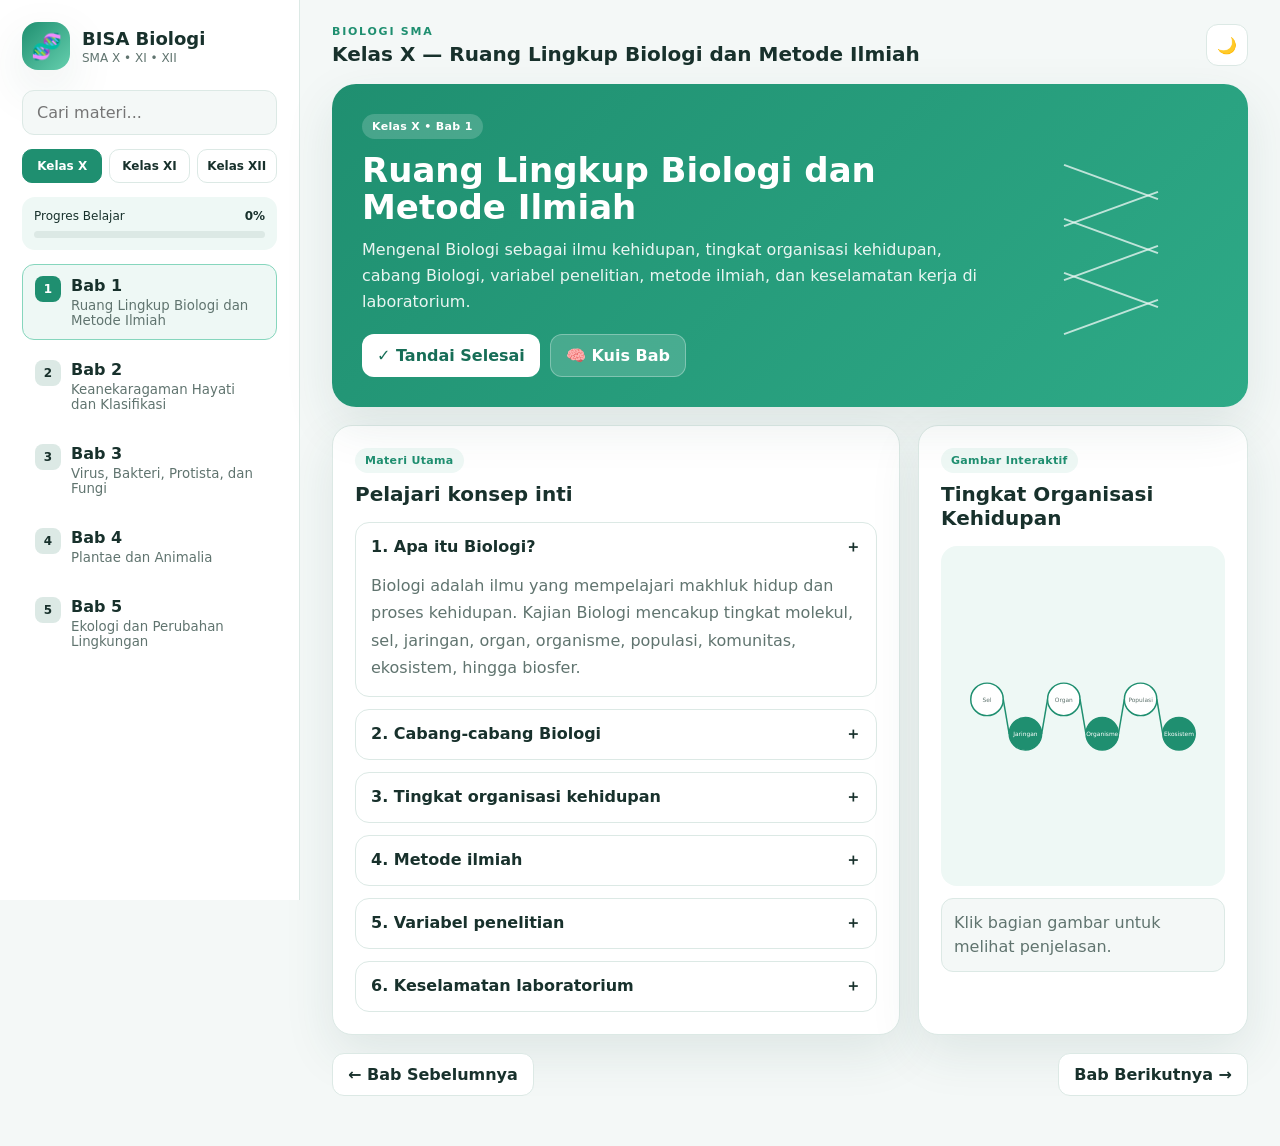
<file: modules/biologi/index.html>
<!DOCTYPE html>
<html lang="id">
<head>
  <meta charset="UTF-8" />
  <meta name="viewport" content="width=device-width, initial-scale=1.0" />
  <title>BISA Biologi SMA Interaktif</title>
  <link rel="stylesheet" href="style.css" />
</head>
<body>
  <div class="app-shell">
    <aside class="sidebar" id="sidebar">
      <div class="brand">
        <div class="brand-logo">🧬</div>
        <div>
          <h1>BISA Biologi</h1>
          <p>SMA X • XI • XII</p>
        </div>
      </div>

      <div class="search-wrap">
        <input id="searchInput" type="search" placeholder="Cari materi..." aria-label="Cari materi">
      </div>

      <nav class="class-tabs" aria-label="Pilih kelas">
        <button class="class-btn active" data-class="X">Kelas X</button>
        <button class="class-btn" data-class="XI">Kelas XI</button>
        <button class="class-btn" data-class="XII">Kelas XII</button>
      </nav>

      <div class="progress-card">
        <div class="progress-head">
          <span>Progres Belajar</span>
          <strong id="progressText">0%</strong>
        </div>
        <div class="progress-bar"><span id="progressBar"></span></div>
      </div>

      <div id="chapterList" class="chapter-list"></div>
    </aside>

    <main class="main">
      <header class="topbar">
        <button id="menuBtn" class="icon-btn" aria-label="Buka menu">☰</button>
        <div>
          <div class="eyebrow" id="eyebrow">BIOLOGI SMA</div>
          <h2 id="pageTitle">Kelas X — Ruang Lingkup Biologi</h2>
        </div>
        <div class="top-actions">
          <button id="themeBtn" class="icon-btn" title="Mode gelap">🌙</button>
        </div>
      </header>

      <section class="hero">
        <div>
          <span class="badge" id="heroBadge">Kelas X • Bab 1</span>
          <h3 id="heroTitle">Ruang Lingkup Biologi dan Metode Ilmiah</h3>
          <p id="heroDesc"></p>
          <div class="hero-actions">
            <button id="markDoneBtn" class="primary-btn">✓ Tandai Selesai</button>
            <button id="openQuizBtn" class="secondary-btn">🧠 Kuis Bab</button>
          </div>
        </div>
        <div class="hero-art" aria-hidden="true">
          <div class="dna-mini">
            <span></span><span></span><span></span><span></span><span></span><span></span>
          </div>
        </div>
      </section>

      <section class="content-grid">
        <article class="lesson-card">
          <div class="section-heading">
            <div>
              <span class="badge soft">Materi Utama</span>
              <h3>Pelajari konsep inti</h3>
            </div>
          </div>
          <div id="lessonContent" class="lesson-content"></div>
        </article>

        <aside class="visual-card">
          <div class="section-heading">
            <div>
              <span class="badge soft">Gambar Interaktif</span>
              <h3 id="visualTitle">Visualisasi</h3>
            </div>
          </div>
          <div id="visualArea" class="visual-area"></div>
          <div id="visualInfo" class="visual-info">
            Klik bagian gambar untuk melihat penjelasan.
          </div>
        </aside>
      </section>

      <section class="quick-tools">
        <button id="prevBtn" class="nav-btn">← Bab Sebelumnya</button>
        <button id="nextBtn" class="nav-btn">Bab Berikutnya →</button>
      </section>
    </main>
  </div>

  <div class="modal" id="quizModal" aria-hidden="true">
    <div class="modal-card">
      <button class="close-btn" id="closeQuizBtn" aria-label="Tutup">×</button>
      <span class="badge">Kuis Interaktif</span>
      <h3 id="quizTitle">Kuis Bab</h3>
      <div id="quizBody"></div>
    </div>
  </div>

  <script src="script.js"></script>
</body>
</html>
</file>
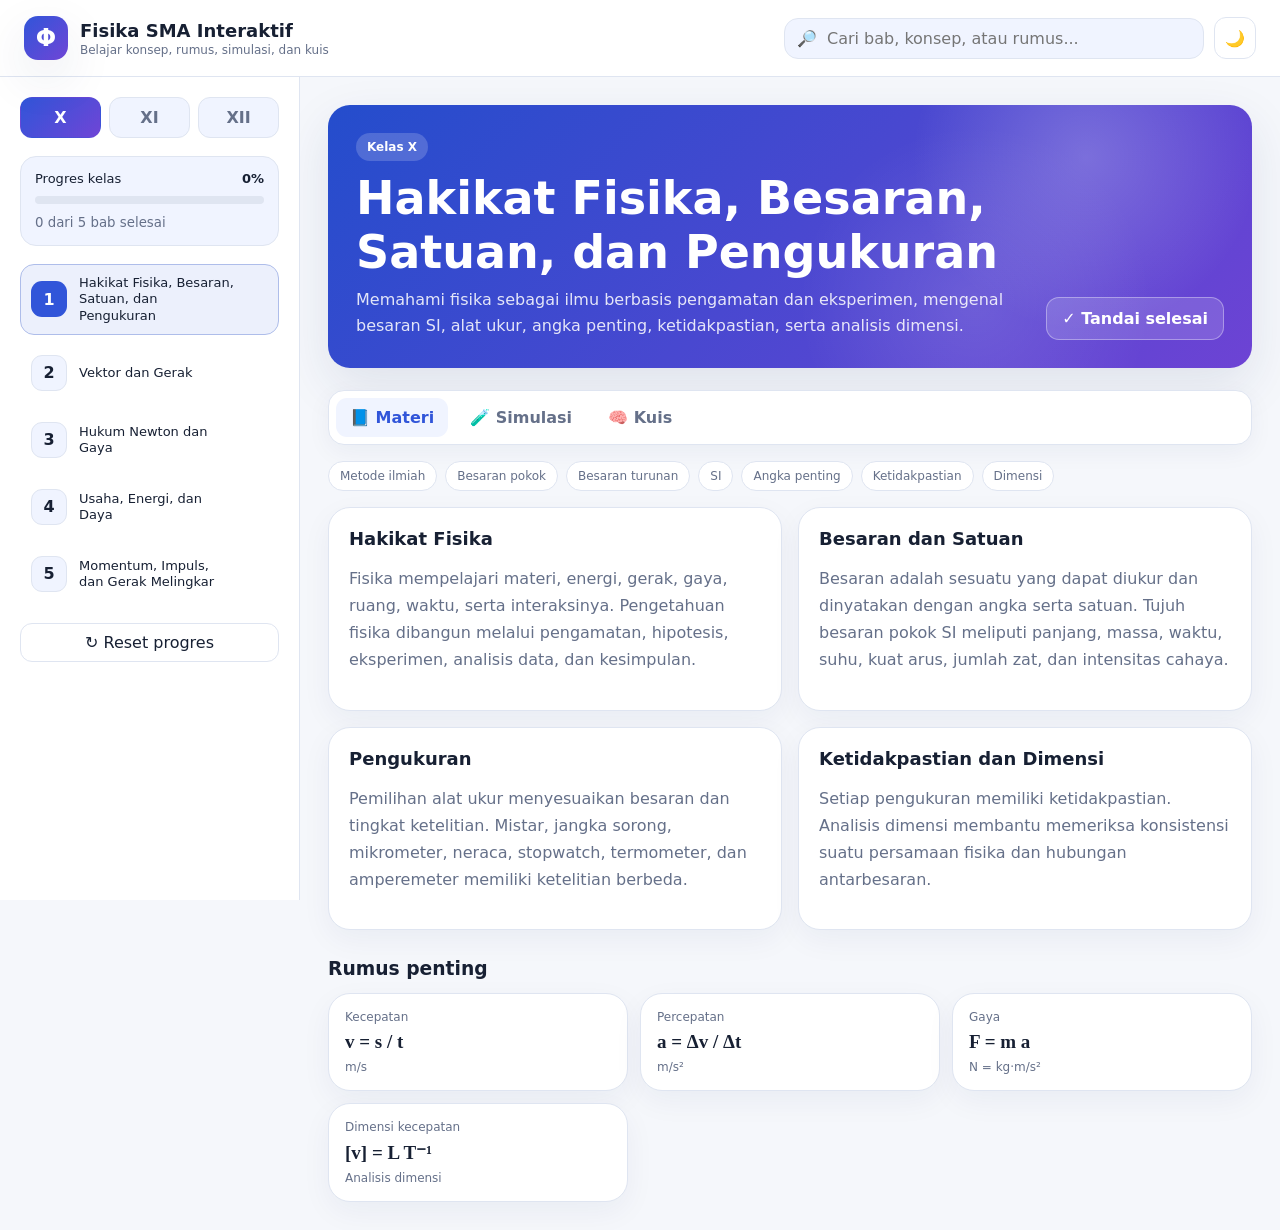
<file: modules/fisika/index.html>
<!DOCTYPE html>
<html lang="id">
<head>
  <meta charset="UTF-8" />
  <meta name="viewport" content="width=device-width, initial-scale=1.0" />
  <meta name="description" content="Aplikasi belajar Fisika SMA kelas X, XI, XII dengan materi, rumus, simulasi, dan kuis interaktif." />
  <title>Fisika SMA Interaktif</title>
  <link rel="stylesheet" href="style.css" />
</head>
<body>
  <div class="app-shell">
    <header class="topbar">
      <div class="brand">
        <div class="brand-mark">Φ</div>
        <div>
          <h1>Fisika SMA Interaktif</h1>
          <p>Belajar konsep, rumus, simulasi, dan kuis</p>
        </div>
      </div>

      <div class="top-actions">
        <label class="search-box" aria-label="Cari materi">
          <span>🔎</span>
          <input id="searchInput" type="search" placeholder="Cari bab, konsep, atau rumus..." />
        </label>
        <button id="themeBtn" class="icon-btn" title="Ubah tema" aria-label="Ubah tema">🌙</button>
      </div>
    </header>

    <div class="body-layout">
      <aside class="sidebar">
        <div class="class-switcher" role="tablist" aria-label="Pilih kelas">
          <button class="class-btn active" data-class="X">X</button>
          <button class="class-btn" data-class="XI">XI</button>
          <button class="class-btn" data-class="XII">XII</button>
        </div>

        <div class="progress-card">
          <div class="progress-head">
            <span>Progres kelas</span>
            <strong id="progressText">0%</strong>
          </div>
          <div class="progress-track">
            <div id="progressBar" class="progress-fill"></div>
          </div>
          <small id="progressCount">0 dari 5 bab selesai</small>
        </div>

        <nav id="chapterList" class="chapter-list" aria-label="Daftar bab"></nav>

        <div class="sidebar-footer">
          <button id="resetProgressBtn" class="ghost-btn">↻ Reset progres</button>
        </div>
      </aside>

      <main class="main-content">
        <section class="hero-card">
          <div>
            <span id="classBadge" class="badge">Kelas X</span>
            <h2 id="chapterTitle">Memuat materi...</h2>
            <p id="chapterIntro"></p>
          </div>
          <button id="completeBtn" class="complete-btn">✓ Tandai selesai</button>
        </section>

        <section class="tabbar" role="tablist">
          <button class="tab-btn active" data-tab="materi">📘 Materi</button>
          <button class="tab-btn" data-tab="simulasi">🧪 Simulasi</button>
          <button class="tab-btn" data-tab="kuis">🧠 Kuis</button>
        </section>

        <section id="materiPanel" class="panel active" data-panel="materi">
          <div id="conceptChips" class="chip-row"></div>
          <div id="materialContent" class="content-grid"></div>
          <h3 class="section-title">Rumus penting</h3>
          <div id="formulaGrid" class="formula-grid"></div>
        </section>

        <section id="simulasiPanel" class="panel" data-panel="simulasi">
          <div class="simulation-card">
            <div class="simulation-header">
              <div>
                <span class="eyebrow">Laboratorium virtual</span>
                <h3 id="simTitle">Simulasi</h3>
                <p id="simDescription"></p>
              </div>
              <button id="simResetBtn" class="ghost-btn">Reset</button>
            </div>
            <div class="simulation-layout">
              <div id="simControls" class="sim-controls"></div>
              <div class="visual-wrap">
                <canvas id="simCanvas" width="900" height="480"></canvas>
                <svg id="simSvg" viewBox="0 0 900 480" role="img" aria-label="Visualisasi interaktif"></svg>
              </div>
            </div>
            <div id="simReadout" class="readout-grid"></div>
          </div>
        </section>

        <section id="kuisPanel" class="panel" data-panel="kuis">
          <div class="quiz-card">
            <div class="quiz-top">
              <div>
                <span class="eyebrow">Cek pemahaman</span>
                <h3 id="quizQuestion"></h3>
              </div>
              <span id="quizCounter" class="badge soft"></span>
            </div>
            <div id="quizOptions" class="quiz-options"></div>
            <div id="quizFeedback" class="quiz-feedback" aria-live="polite"></div>
            <button id="nextQuizBtn" class="primary-btn" disabled>Soal berikutnya</button>
          </div>
        </section>

        <section id="searchResults" class="search-results hidden"></section>
      </main>
    </div>
  </div>

  <script src="app.js"></script>
</body>
</html>
</file>
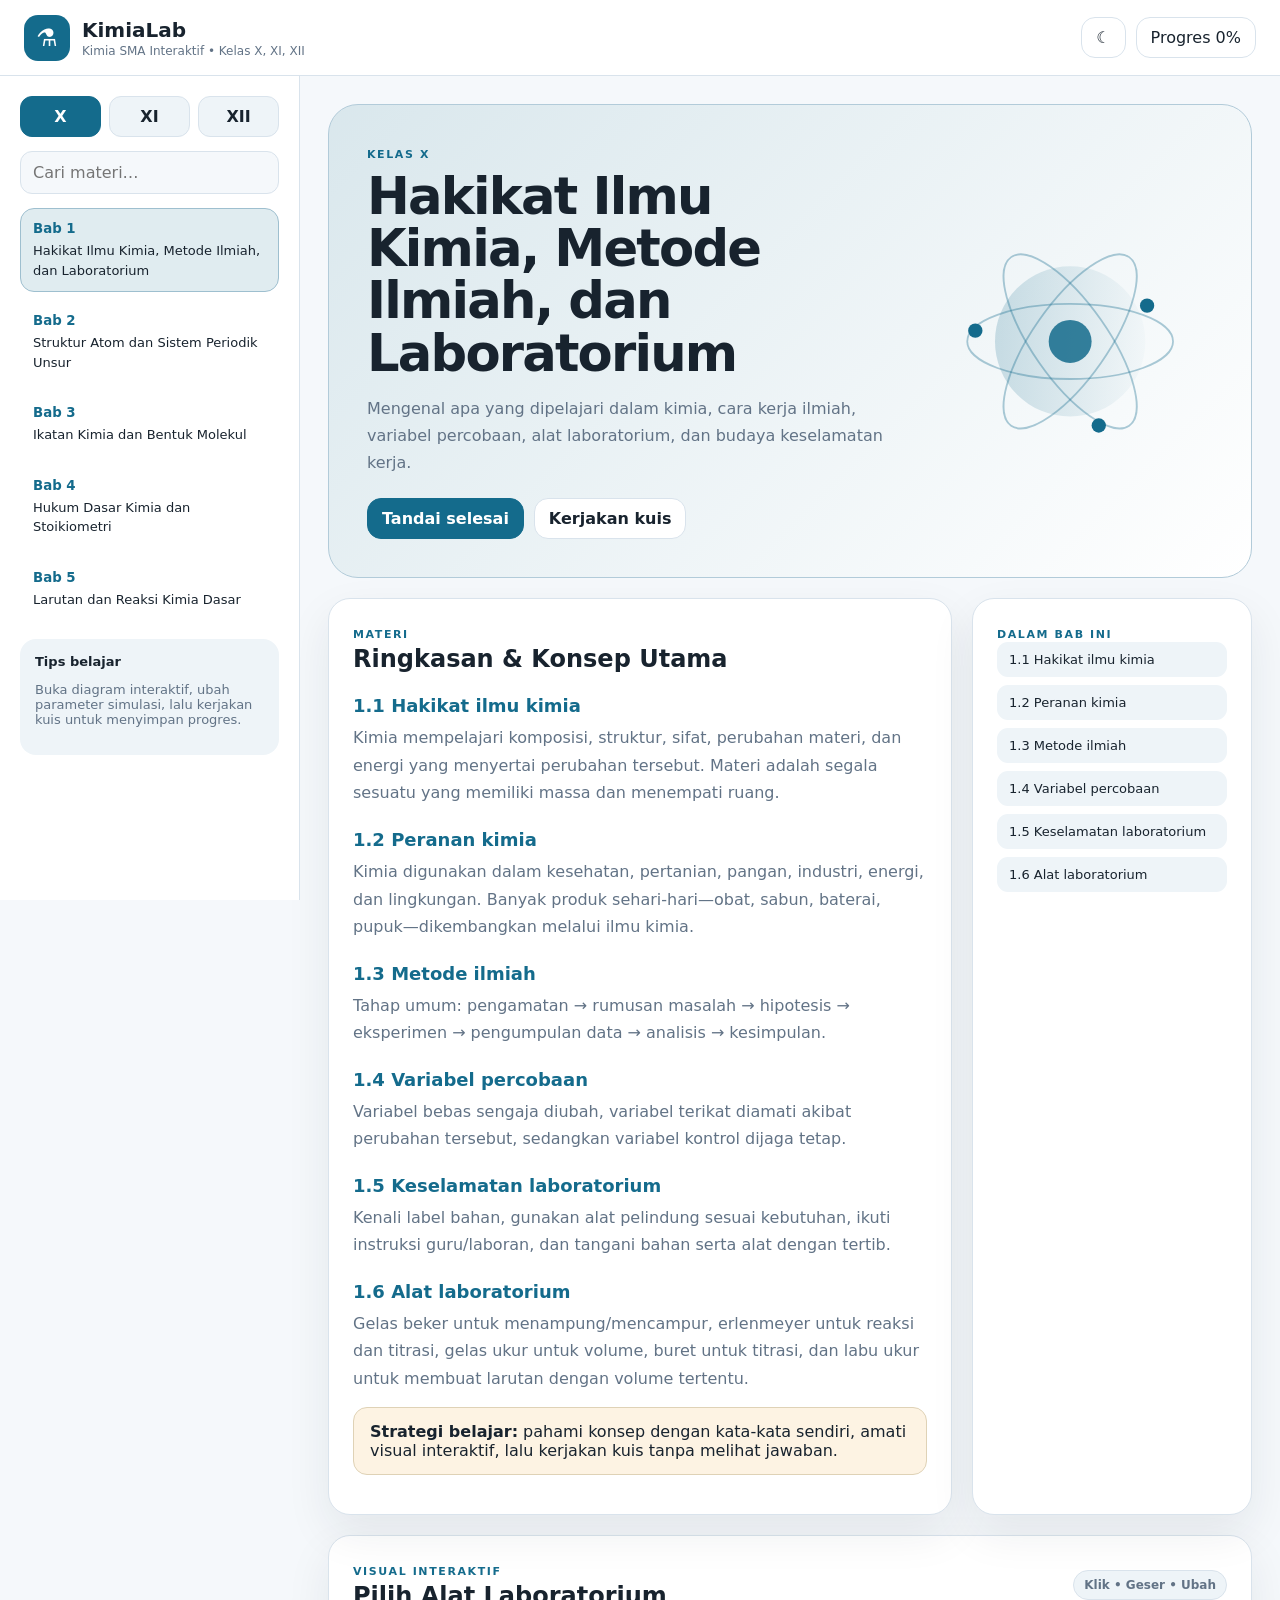
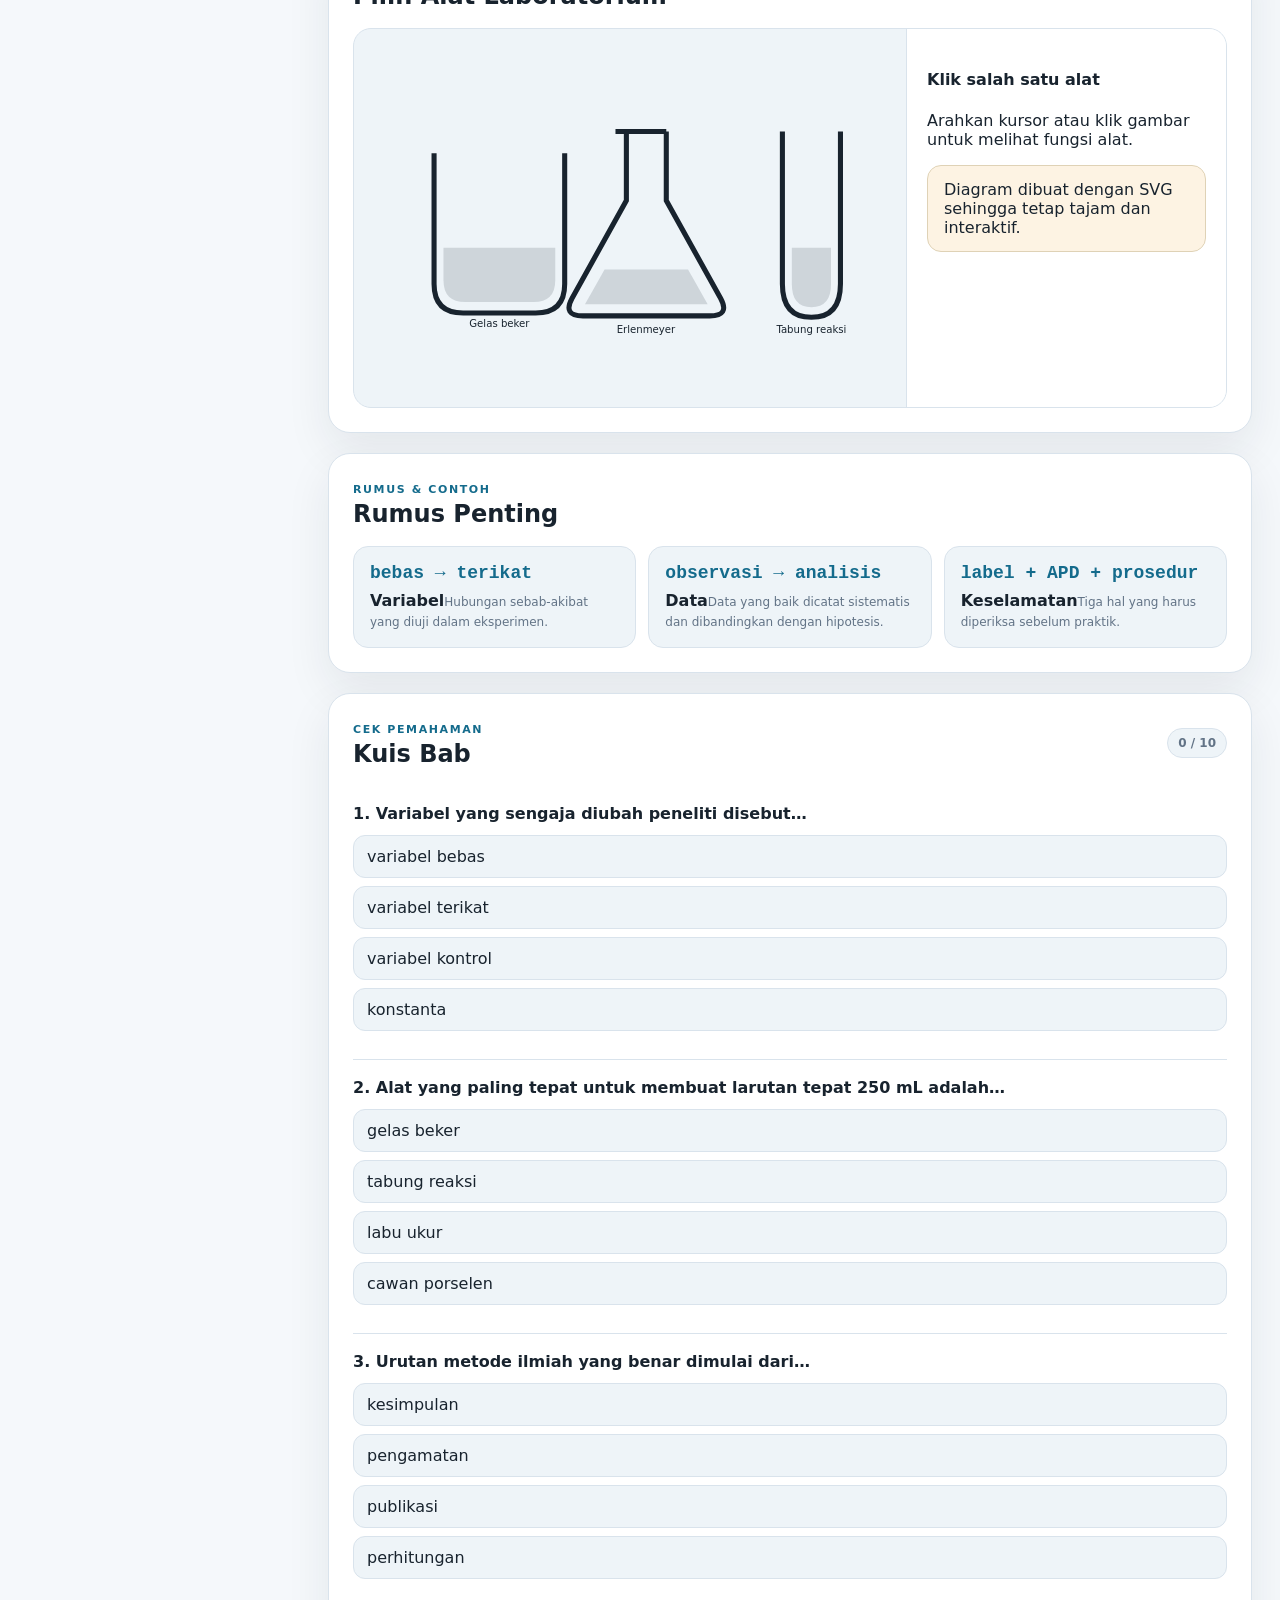
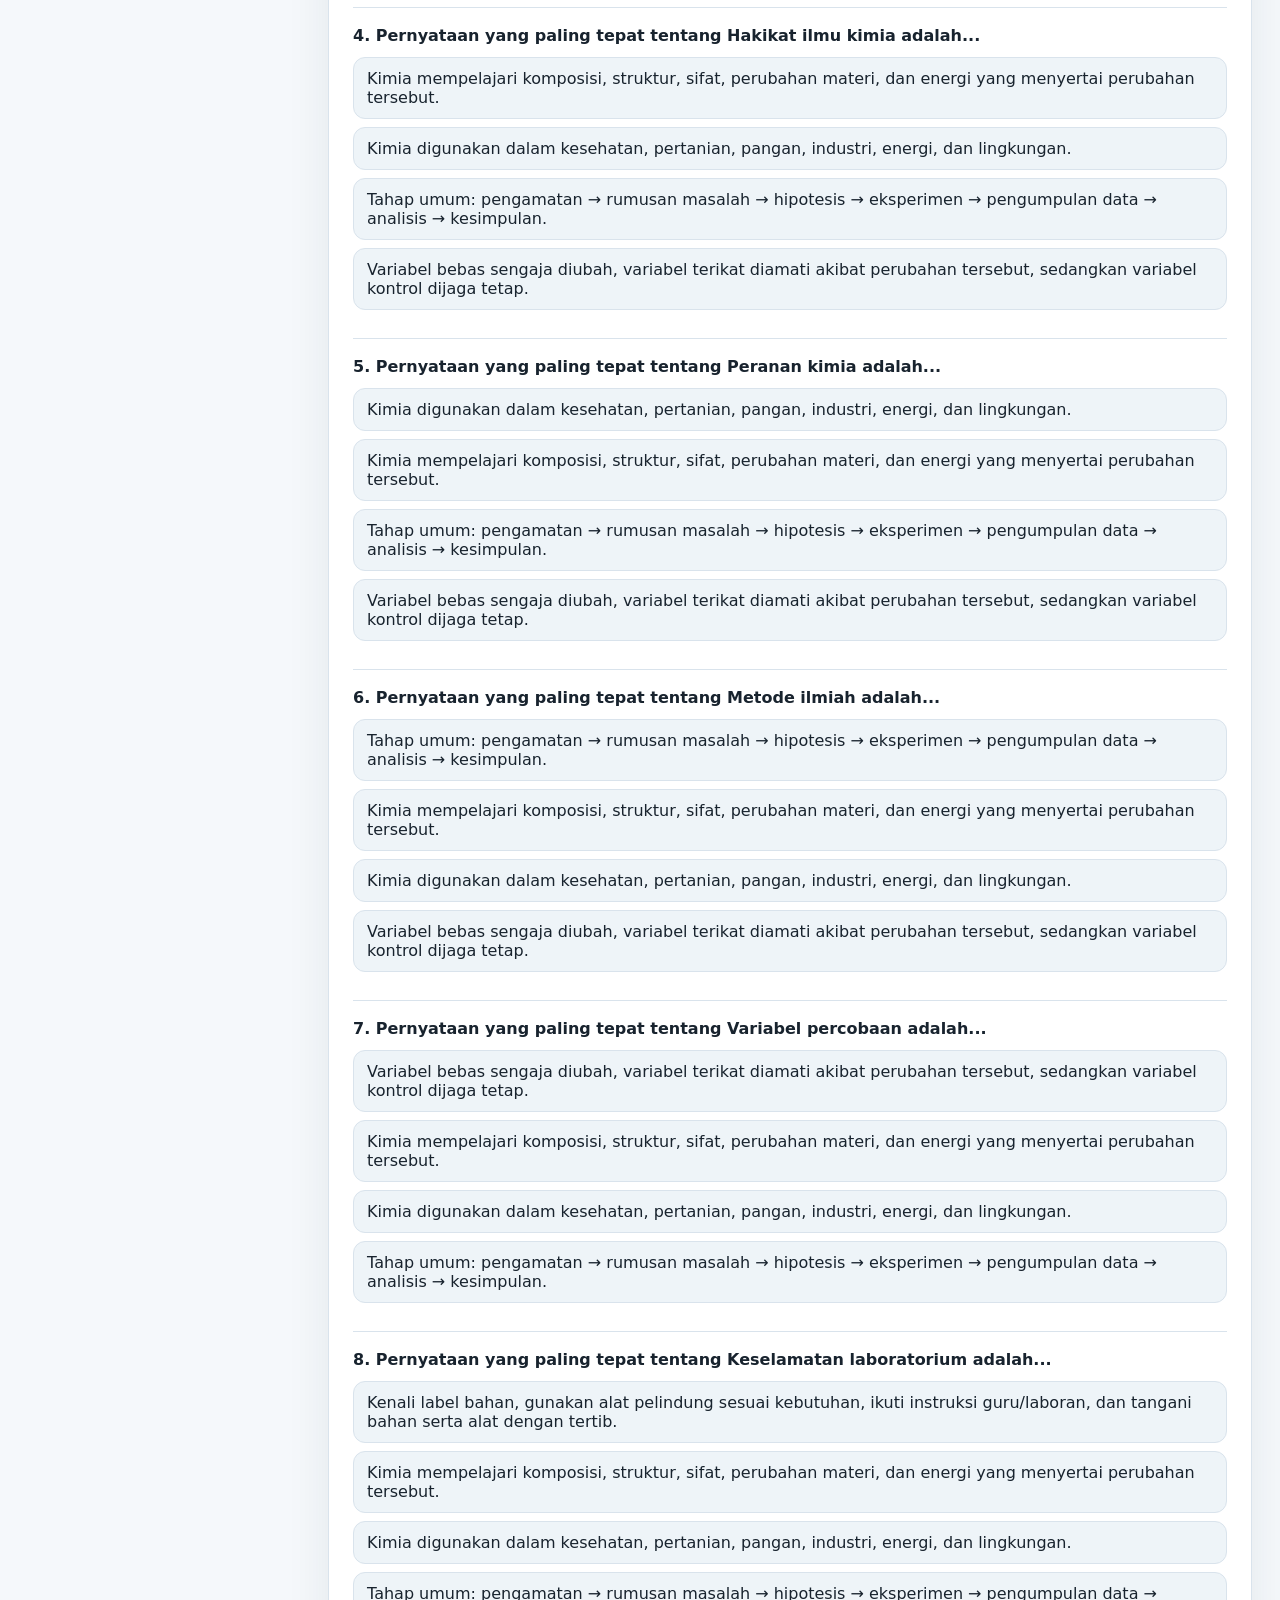
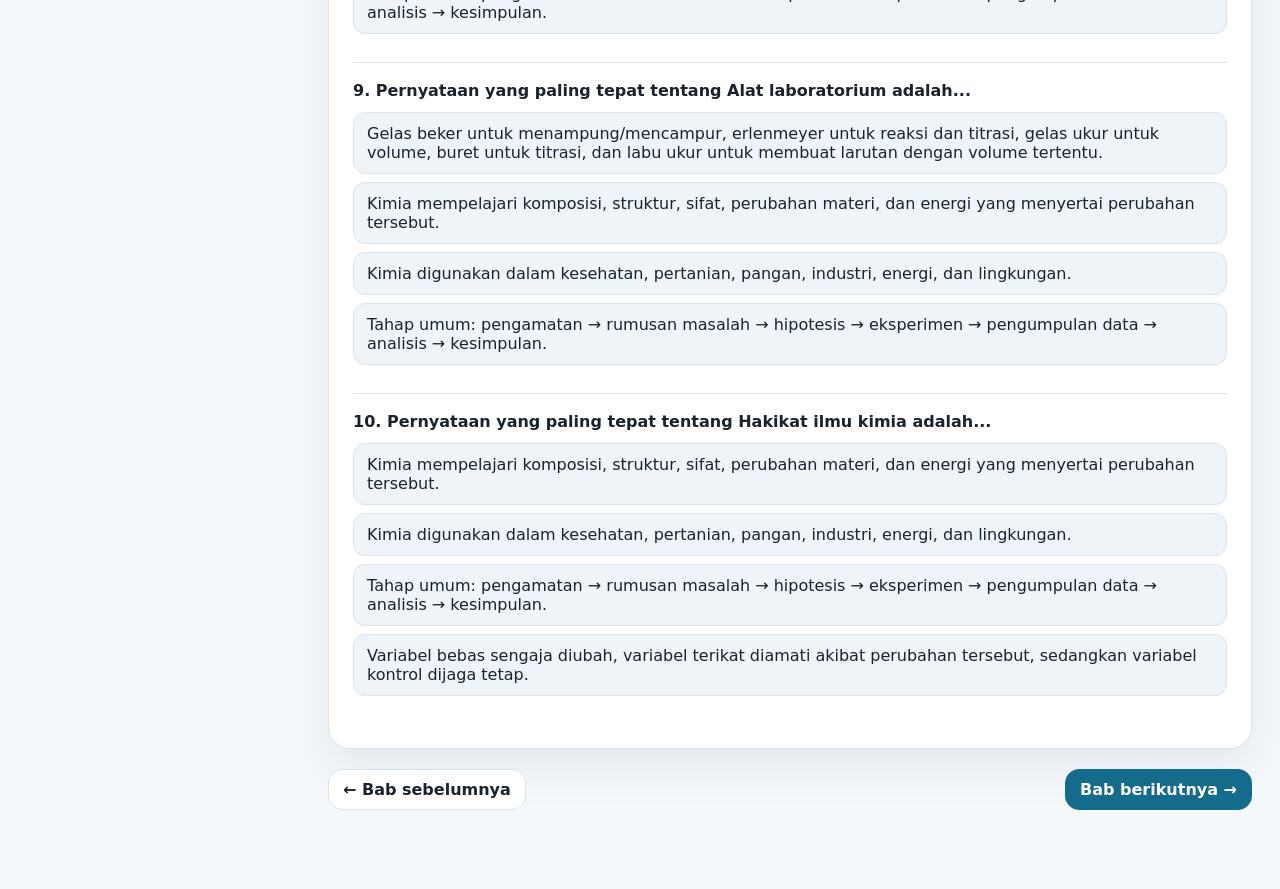
<file: modules/kimia/index.html>
<!doctype html>
<html lang="id">
<head>
  <meta charset="utf-8" />
  <meta name="viewport" content="width=device-width,initial-scale=1" />
  <meta name="description" content="Aplikasi belajar Kimia SMA kelas X, XI, XII dengan materi, visual interaktif, simulasi, dan kuis." />
  <title>KimiaLab — Kimia SMA Interaktif</title>
  <link rel="stylesheet" href="styles.css" />
</head>
<body>
  <header class="topbar">
    <div class="brand">
      <div class="brand-mark" aria-hidden="true">⚗</div>
      <div>
        <h1>KimiaLab</h1>
        <p>Kimia SMA Interaktif • Kelas X, XI, XII</p>
      </div>
    </div>
    <div class="top-actions">
      <button id="themeBtn" class="icon-btn" type="button" aria-label="Ganti tema">☾</button>
      <button id="progressBtn" class="pill-btn" type="button">Progres <span id="progressLabel">0%</span></button>
    </div>
  </header>

  <div class="app-shell">
    <aside class="sidebar" id="sidebar">
      <div class="class-switcher" role="tablist" aria-label="Pilih kelas">
        <button class="class-tab active" data-class="X" type="button">X</button>
        <button class="class-tab" data-class="XI" type="button">XI</button>
        <button class="class-tab" data-class="XII" type="button">XII</button>
      </div>

      <div class="search-wrap">
        <input id="searchInput" type="search" placeholder="Cari materi…" aria-label="Cari materi" />
      </div>

      <nav id="chapterNav" class="chapter-nav" aria-label="Daftar bab"></nav>

      <div class="sidebar-card">
        <strong>Tips belajar</strong>
        <p>Buka diagram interaktif, ubah parameter simulasi, lalu kerjakan kuis untuk menyimpan progres.</p>
      </div>
    </aside>

    <main class="content">
      <section class="hero">
        <div>
          <span class="eyebrow" id="heroClass">KELAS X</span>
          <h2 id="heroTitle">Hakikat Ilmu Kimia, Metode Ilmiah, dan Laboratorium</h2>
          <p id="heroDesc"></p>
          <div class="hero-actions">
            <button id="markCompleteBtn" class="primary-btn" type="button">Tandai selesai</button>
            <button id="jumpQuizBtn" class="secondary-btn" type="button">Kerjakan kuis</button>
          </div>
        </div>
        <div class="hero-visual" aria-hidden="true">
          <svg viewBox="0 0 320 220">
            <defs>
              <linearGradient id="g1" x1="0" x2="1">
                <stop offset="0%" stop-color="currentColor" stop-opacity=".2"/>
                <stop offset="100%" stop-color="currentColor" stop-opacity=".02"/>
              </linearGradient>
            </defs>
            <circle cx="160" cy="110" r="84" fill="url(#g1)"/>
            <ellipse cx="160" cy="110" rx="115" ry="42" fill="none" stroke="currentColor" stroke-width="2" opacity=".35"/>
            <ellipse cx="160" cy="110" rx="42" ry="115" fill="none" stroke="currentColor" stroke-width="2" opacity=".35" transform="rotate(35 160 110)"/>
            <ellipse cx="160" cy="110" rx="42" ry="115" fill="none" stroke="currentColor" stroke-width="2" opacity=".35" transform="rotate(-35 160 110)"/>
            <circle cx="160" cy="110" r="24" fill="currentColor" opacity=".85"/>
            <circle cx="54" cy="98" r="8" fill="currentColor"/>
            <circle cx="246" cy="70" r="8" fill="currentColor"/>
            <circle cx="192" cy="204" r="8" fill="currentColor"/>
          </svg>
        </div>
      </section>

      <section class="layout-grid">
        <article class="card material-card">
          <div class="section-heading">
            <div>
              <span class="eyebrow">MATERI</span>
              <h3>Ringkasan & Konsep Utama</h3>
            </div>
          </div>
          <div id="materialContent" class="material-content"></div>
        </article>

        <aside class="card toc-card">
          <span class="eyebrow">DALAM BAB INI</span>
          <div id="subtopicList" class="subtopic-list"></div>
        </aside>
      </section>

      <section class="card interactive-card" id="interactiveSection">
        <div class="section-heading">
          <div>
            <span class="eyebrow">VISUAL INTERAKTIF</span>
            <h3 id="interactiveTitle">Eksplorasi Konsep</h3>
          </div>
          <span class="badge">Klik • Geser • Ubah</span>
        </div>
        <div id="interactiveArea"></div>
      </section>

      <section class="card formula-card">
        <div class="section-heading">
          <div>
            <span class="eyebrow">RUMUS & CONTOH</span>
            <h3>Rumus Penting</h3>
          </div>
        </div>
        <div id="formulaGrid" class="formula-grid"></div>
      </section>

      <section class="card quiz-card" id="quizSection">
        <div class="section-heading">
          <div>
            <span class="eyebrow">CEK PEMAHAMAN</span>
            <h3>Kuis Bab</h3>
          </div>
          <span id="quizScore" class="badge">0 / 3</span>
        </div>
        <div id="quizArea"></div>
      </section>

      <section class="bottom-nav">
        <button id="prevBtn" class="secondary-btn" type="button">← Bab sebelumnya</button>
        <button id="nextBtn" class="primary-btn" type="button">Bab berikutnya →</button>
      </section>
    </main>
  </div>

  <div class="modal" id="progressModal" hidden>
    <div class="modal-backdrop" data-close-modal></div>
    <div class="modal-panel">
      <div class="section-heading">
        <div>
          <span class="eyebrow">PROGRES BELAJAR</span>
          <h3>Perkembanganmu</h3>
        </div>
        <button class="icon-btn" type="button" data-close-modal>×</button>
      </div>
      <div class="progress-big">
        <div class="progress-ring" id="progressRing"><span id="progressPercent">0%</span></div>
        <div>
          <strong id="progressText">0 dari 15 bab selesai</strong>
          <p>Progres tersimpan otomatis di browser ini menggunakan localStorage.</p>
        </div>
      </div>
      <div id="progressList" class="progress-list"></div>
      <button id="resetProgressBtn" class="danger-btn" type="button">Reset progres</button>
    </div>
  </div>

  <script src="script.js"></script>
</body>
</html>
</file>
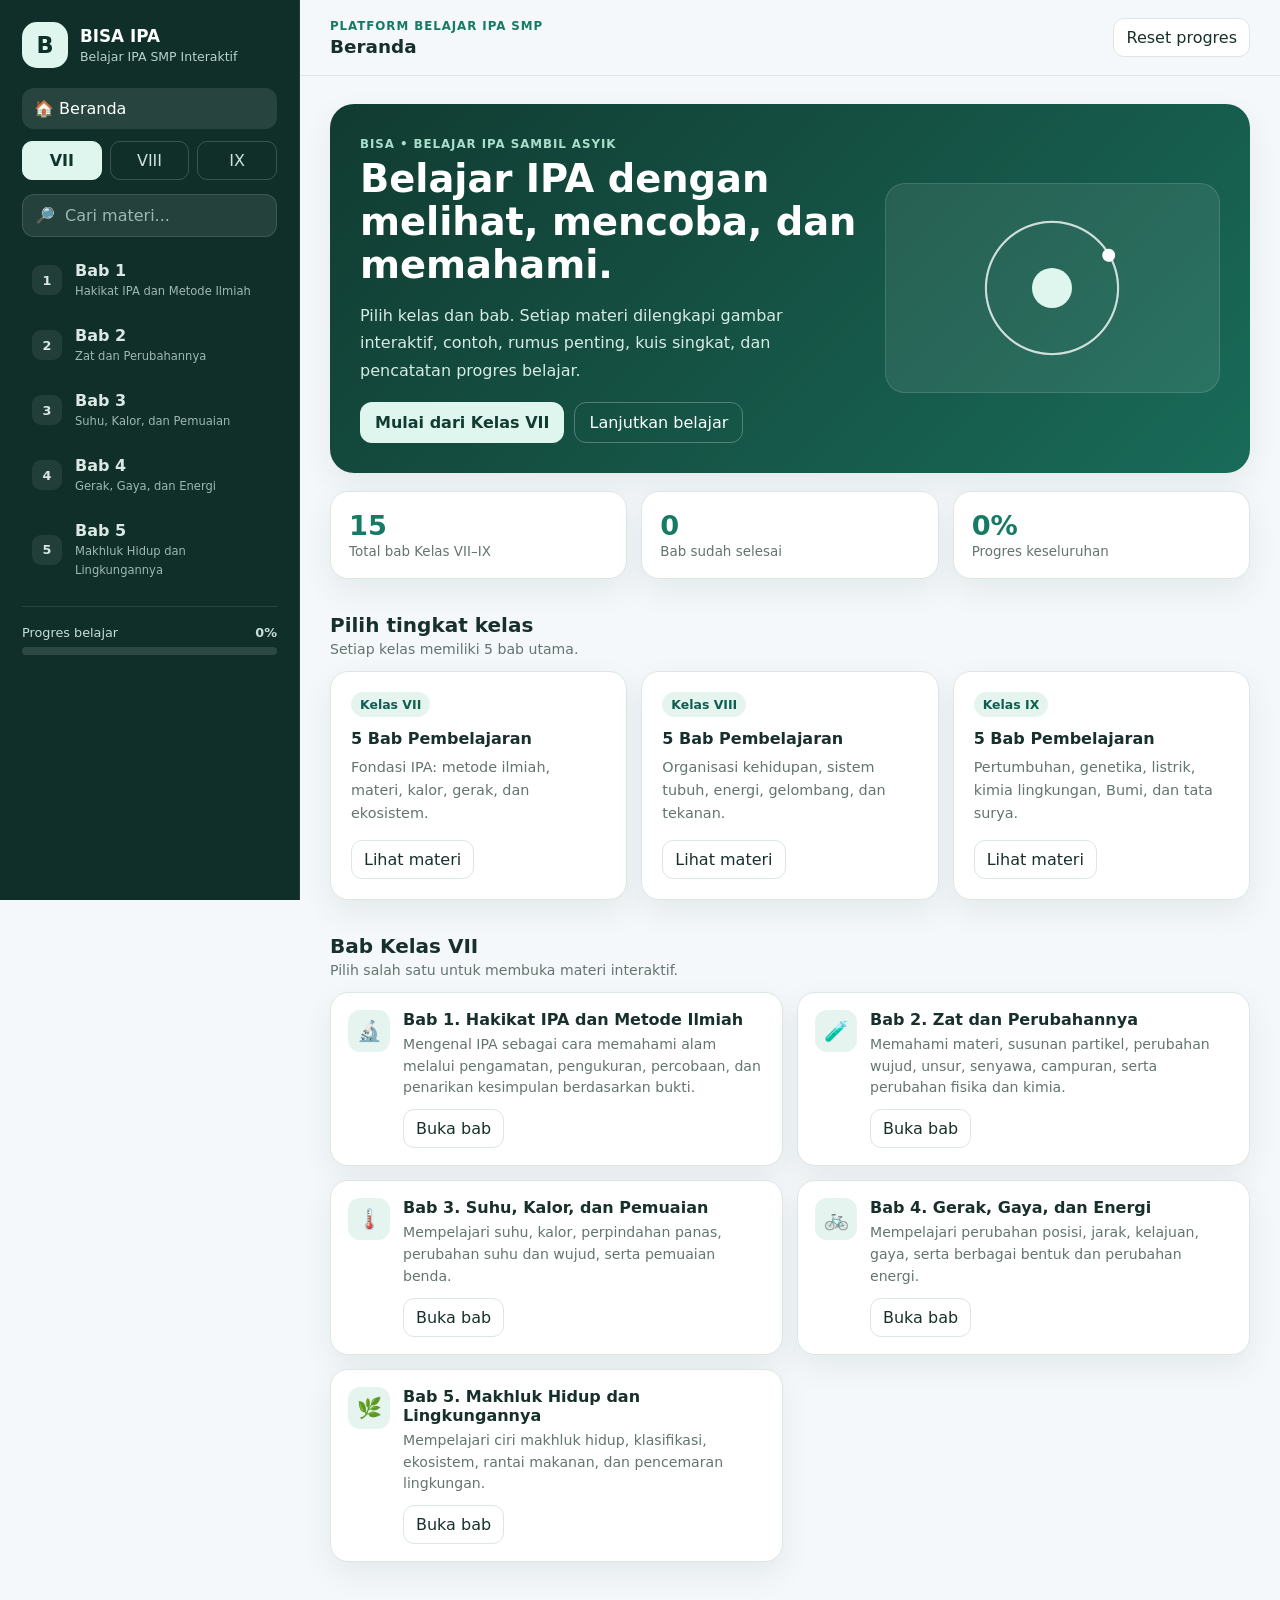
<file: modules/smp/index.html>
<!DOCTYPE html>
<html lang="id">
<head>
  <meta charset="UTF-8" />
  <meta name="viewport" content="width=device-width, initial-scale=1.0" />
  <meta name="description" content="BISA IPA SMP - Materi interaktif kelas VII, VIII, dan IX" />
  <title>BISA IPA SMP Interaktif</title>
  <link rel="stylesheet" href="style.css" />
</head>
<body>
  <div class="app-shell">
    <aside class="sidebar" id="sidebar">
      <div class="brand">
        <div class="brand-logo">B</div>
        <div>
          <h1>BISA IPA</h1>
          <p>Belajar IPA SMP Interaktif</p>
        </div>
      </div>

      <button class="nav-home active" id="homeBtn" type="button">🏠 Beranda</button>

      <div class="grade-tabs" role="tablist" aria-label="Pilih kelas">
        <button class="grade-tab active" data-grade="VII" type="button">VII</button>
        <button class="grade-tab" data-grade="VIII" type="button">VIII</button>
        <button class="grade-tab" data-grade="IX" type="button">IX</button>
      </div>

      <label class="search-box" for="searchInput">
        <span>🔎</span>
        <input id="searchInput" type="search" placeholder="Cari materi..." autocomplete="off" />
      </label>

      <nav id="chapterNav" class="chapter-nav" aria-label="Daftar bab"></nav>

      <div class="sidebar-footer">
        <div class="progress-mini">
          <div class="progress-mini-row">
            <span>Progres belajar</span>
            <strong id="miniProgressText">0%</strong>
          </div>
          <div class="progress-track"><div id="miniProgressBar" class="progress-fill"></div></div>
        </div>
      </div>
    </aside>

    <main class="main-area">
      <header class="topbar">
        <button id="menuBtn" class="menu-btn" type="button" aria-label="Buka menu">☰</button>
        <div>
          <p class="eyebrow">Platform Belajar IPA SMP</p>
          <h2 id="pageTitle">Beranda</h2>
        </div>
        <button id="resetProgressBtn" class="ghost-btn" type="button">Reset progres</button>
      </header>

      <section id="content" class="content" aria-live="polite"></section>
    </main>
  </div>

  <div id="toast" class="toast" role="status" aria-live="polite"></div>

  <script src="app.js"></script>
</body>
</html>
</file>
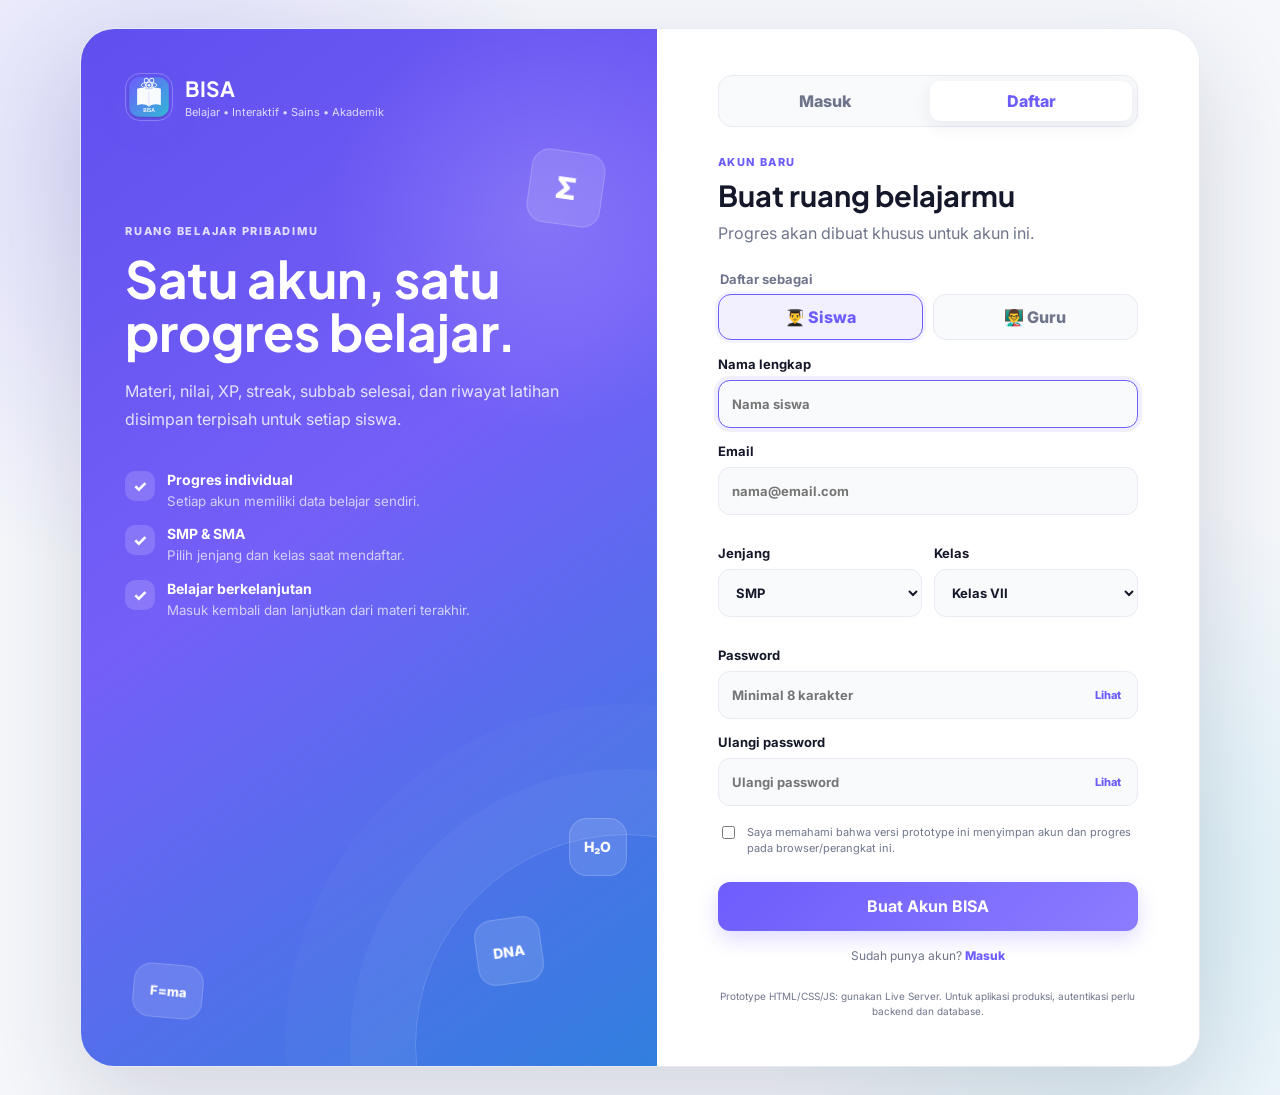
<file: BISA App.html>
<!DOCTYPE html>
<html lang="id">
<head>
  <meta charset="UTF-8" />
  <meta name="viewport" content="width=device-width, initial-scale=1.0, viewport-fit=cover" />
  <meta name="description" content="BISA - Belajar Interaktif Sains Akademik untuk siswa SMP dan SMA." />
  <title>BISA • Belajar Interaktif Sains Akademik</title>
  <link rel="preconnect" href="https://fonts.googleapis.com">
  <link rel="preconnect" href="https://fonts.gstatic.com" crossorigin>
  <link href="https://fonts.googleapis.com/css2?family=Inter:wght@400;500;600;700;800&family=Plus+Jakarta+Sans:wght@600;700;800&display=swap" rel="stylesheet">
  <link rel="stylesheet" href="styles.css" />
</head>

<body>
  <section class="auth-screen" id="authScreen">
    <div class="auth-shell">
      <section class="auth-brand-panel">
        <div class="auth-brand-row">
          <div class="auth-logo logo-image"><img src="assets/bisa-logo.svg" alt="Logo BISA"></div>
          <div>
            <strong>BISA</strong>
            <span>Belajar • Interaktif • Sains • Akademik</span>
          </div>
        </div>

        <div class="auth-hero-copy">
          <span class="auth-kicker">RUANG BELAJAR PRIBADIMU</span>
          <h1>Satu akun, satu progres belajar.</h1>
          <p>Materi, nilai, XP, streak, subbab selesai, dan riwayat latihan disimpan terpisah untuk setiap siswa.</p>
        </div>

        <div class="auth-benefits">
          <div><span>✓</span><p><strong>Progres individual</strong><small>Setiap akun memiliki data belajar sendiri.</small></p></div>
          <div><span>✓</span><p><strong>SMP & SMA</strong><small>Pilih jenjang dan kelas saat mendaftar.</small></p></div>
          <div><span>✓</span><p><strong>Belajar berkelanjutan</strong><small>Masuk kembali dan lanjutkan dari materi terakhir.</small></p></div>
        </div>

        <div class="auth-visual" aria-hidden="true">
          <span class="auth-orb orb-a">Σ</span>
          <span class="auth-orb orb-b">DNA</span>
          <span class="auth-orb orb-c">H₂O</span>
          <span class="auth-orb orb-d">F=ma</span>
        </div>
      </section>

      <section class="auth-form-panel">
        <div class="auth-form-wrap">
          <div class="auth-mobile-brand">
            <div class="auth-logo logo-image"><img src="assets/bisa-logo.svg" alt="Logo BISA"></div>
            <strong>BISA</strong>
          </div>

          <div class="auth-tabs" role="tablist" aria-label="Pilih masuk atau daftar">
            <button class="active" type="button" data-auth-tab="login">Masuk</button>
            <button type="button" data-auth-tab="register">Daftar</button>
          </div>

          <div class="auth-message" id="authMessage" role="status"></div>

          <form class="auth-form active" id="loginForm">
            <div class="auth-title">
              <span class="eyebrow">SELAMAT DATANG</span>
              <h2>Masuk ke akun BISA</h2>
              <p>Lanjutkan progres belajar yang tersimpan pada akunmu.</p>
            </div>

            <fieldset class="role-choice" aria-label="Masuk sebagai">
              <legend>Masuk sebagai</legend>
              <label><input type="radio" name="loginRole" value="student" checked><span>👨‍🎓 Siswa</span></label>
              <label><input type="radio" name="loginRole" value="teacher"><span>👨‍🏫 Guru</span></label>
            </fieldset>

            <label class="auth-field">Email
              <input id="loginEmail" type="email" autocomplete="email" placeholder="nama@email.com" required>
            </label>
            <label class="auth-field">Password
              <div class="password-field">
                <input id="loginPassword" type="password" autocomplete="current-password" placeholder="Masukkan password" required>
                <button type="button" class="password-toggle" data-password-toggle="loginPassword" aria-label="Tampilkan password">Lihat</button>
              </div>
            </label>

            <button class="primary-button auth-submit" type="submit" id="loginSubmitBtn">Masuk ke BISA</button>
            <p class="auth-switch-text">Belum punya akun? <button type="button" data-auth-go="register">Daftar gratis</button></p>
          </form>

          <form class="auth-form" id="registerForm">
            <div class="auth-title">
              <span class="eyebrow">AKUN BARU</span>
              <h2>Buat ruang belajarmu</h2>
              <p>Progres akan dibuat khusus untuk akun ini.</p>
            </div>

            <fieldset class="role-choice" aria-label="Daftar sebagai">
              <legend>Daftar sebagai</legend>
              <label><input type="radio" name="registerRole" value="student" checked><span>👨‍🎓 Siswa</span></label>
              <label><input type="radio" name="registerRole" value="teacher"><span>👨‍🏫 Guru</span></label>
            </fieldset>

            <label class="auth-field">Nama lengkap
              <input id="registerName" type="text" autocomplete="name" placeholder="Nama siswa" minlength="2" required>
            </label>
            <label class="auth-field">Email
              <input id="registerEmail" type="email" autocomplete="email" placeholder="nama@email.com" required>
            </label>

            <div class="auth-two-cols">
              <label class="auth-field">Jenjang
                <select id="registerLevel" required>
                  <option value="SMP">SMP</option>
                  <option value="SMA">SMA</option>
                </select>
              </label>
              <label class="auth-field" id="registerGradeField">Kelas
                <select id="registerGrade" required></select>
              </label>
            </div>

            <label class="auth-field">Password
              <div class="password-field">
                <input id="registerPassword" type="password" autocomplete="new-password" placeholder="Minimal 8 karakter" minlength="8" required>
                <button type="button" class="password-toggle" data-password-toggle="registerPassword" aria-label="Tampilkan password">Lihat</button>
              </div>
            </label>
            <label class="auth-field">Ulangi password
              <div class="password-field">
                <input id="registerConfirmPassword" type="password" autocomplete="new-password" placeholder="Ulangi password" minlength="8" required>
                <button type="button" class="password-toggle" data-password-toggle="registerConfirmPassword" aria-label="Tampilkan password">Lihat</button>
              </div>
            </label>

            <label class="auth-consent">
              <input id="registerConsent" type="checkbox" required>
              <span>Saya memahami bahwa versi prototype ini menyimpan akun dan progres pada browser/perangkat ini.</span>
            </label>

            <button class="primary-button auth-submit" type="submit" id="registerSubmitBtn">Buat Akun BISA</button>
            <p class="auth-switch-text">Sudah punya akun? <button type="button" data-auth-go="login">Masuk</button></p>
          </form>

          <p class="auth-security-note">Prototype HTML/CSS/JS: gunakan Live Server. Untuk aplikasi produksi, autentikasi perlu backend dan database.</p>
        </div>
      </section>
    </div>
  </section>

  <div class="app-shell auth-hidden" id="appShell">
    <aside class="sidebar" id="sidebar">
      <div class="brand">
        <div class="brand-mark brand-logo-wrap"><img src="assets/bisa-logo.svg" alt="Logo BISA"></div>
        <div>
          <strong>BISA</strong>
          <small>Belajar • Interaktif • Sains • Akademik</small>
        </div>
      </div>

      <nav class="nav-list" aria-label="Navigasi utama">
        <!-- Navigasi siswa -->
        <button class="nav-item active role-student-nav" data-view="dashboard">
          <span class="nav-icon">⌂</span><span>Beranda</span>
        </button>
        <button class="nav-item role-student-nav" data-view="learn">
          <span class="nav-icon">▣</span><span>Belajar</span>
        </button>
        <button class="nav-item role-student-nav" data-view="practice">
          <span class="nav-icon">✦</span><span>Latihan</span>
        </button>
        <button class="nav-item role-student-nav" data-view="progress">
          <span class="nav-icon">↗</span><span>Progres</span>
        </button>
        <button class="nav-item role-student-nav" data-view="attendance">
          <span class="nav-icon">✓</span><span>Absensi</span>
        </button>
        <button class="nav-item role-student-nav" data-view="videos">
          <span class="nav-icon">▤</span><span>Materi Guru</span>
        </button>
        <button class="nav-item role-student-nav" data-view="achievements">
          <span class="nav-icon">◆</span><span>Pencapaian</span>
        </button>

        <!-- Navigasi guru: hanya pengawasan dan pengelolaan materi -->
        <button class="nav-item role-teacher-nav" data-view="teacher">
          <span class="nav-icon">⌂</span><span>Pengawasan</span>
        </button>
        <button class="nav-item role-teacher-nav" data-view="students">
          <span class="nav-icon">↗</span><span>Progres Siswa</span>
        </button>
        <button class="nav-item role-teacher-nav" data-view="attendance">
          <span class="nav-icon">✓</span><span>Absensi Siswa</span>
        </button>
        <button class="nav-item role-teacher-nav" data-view="videos">
          <span class="nav-icon">⇧</span><span>Materi &amp; Video</span>
        </button>

        <button class="nav-item logout-nav-item" type="button" id="logoutNavBtn">
          <span class="nav-icon">↪</span><span>Logout</span>
        </button>
      </nav>

      <div class="sidebar-section">
        <p class="sidebar-label">KELAS AKTIF</p>
        <div class="class-card">
          <div class="class-badge" id="sidebarClassBadge">SMP</div>
          <div>
            <strong id="sidebarClassName">Kelas VII</strong>
            <small id="sidebarSubjectCount">1 mata pelajaran</small>
          </div>
        </div>
      </div>

      <div class="sidebar-footer">
        <button class="ghost-button full" id="teacherPanelBtn">Dashboard Guru</button>
        <button class="profile-mini" id="profileBtn">
          <div class="avatar profile-logo-avatar" id="profileInitials"><img src="assets/bisa-logo.svg" alt="Logo BISA"></div>
          <div>
            <strong id="profileNameDisplay">Siswa BISA</strong>
            <small id="profileEmailDisplay">Akun siswa</small>
          </div>
          <span>›</span>
        </button>
        <button class="logout-button full" id="logoutBtn">Logout</button>
      </div>
    </aside>

    <div class="main-area">
      <header class="topbar">
        <button class="icon-button mobile-only" id="menuBtn" aria-label="Buka menu">☰</button>

        <div class="search-box">
          <span>⌕</span>
          <input id="globalSearch" type="search" placeholder="Cari materi, bab, atau mata pelajaran..." autocomplete="off">
          <kbd>Ctrl K</kbd>
        </div>

        <div class="topbar-actions">
          <button class="icon-button" id="themeBtn" title="Ganti tema" aria-label="Ganti tema">◐</button>
          <button class="icon-button notification-button" id="notificationBtn" aria-label="Notifikasi">
            ♢
            <span class="notification-dot"></span>
          </button>
          <div class="topbar-xp">
            <small>XP</small>
            <strong id="topXp">0</strong>
          </div>
        </div>
      </header>

      <main class="content">
        <section class="view active" id="dashboardView">
          <div class="hero-grid">
            <article class="hero-card">
              <div class="hero-copy">
                <span class="eyebrow">SELAMAT DATANG KEMBALI</span>
                <h1>Belajar sedikit setiap hari, hasilnya besar.</h1>
                <p id="heroSubtitle">Lanjutkan progresmu di IPA Kelas VII dan pertahankan ritme belajar hari ini.</p>
                <div class="hero-actions">
                  <button class="primary-button" id="continueBtn">Lanjutkan Belajar</button>
                  <button class="secondary-button" data-view-jump="learn">Lihat Semua Materi</button>
                </div>
              </div>
              <div class="hero-visual">
                <div class="orbit orbit-one"></div>
                <div class="orbit orbit-two"></div>
                <div class="science-core">
                  <span>Σ</span>
                  <small>SCIENCE</small>
                </div>
                <div class="floating-chip chip-a">DNA</div>
                <div class="floating-chip chip-b">F = ma</div>
                <div class="floating-chip chip-c">H₂O</div>
              </div>
            </article>

            <article class="streak-card">
              <div class="section-heading compact">
                <div>
                  <span class="eyebrow">KONSISTENSI</span>
                  <h3>Streak Belajar</h3>
                </div>
                <span class="streak-flame">🔥</span>
              </div>
              <div class="streak-number"><strong id="streakValue">7</strong><span>hari</span></div>
              <div class="week-strip" id="weekStrip"></div>
              <p id="dailyTargetSummary">Target hari ini: <strong>1 subbab + 10 soal</strong></p>
            </article>
          </div>

          <div class="stats-grid">
            <article class="stat-card">
              <div class="stat-icon purple">◎</div>
              <div>
                <small>Progres Belajar</small>
                <strong id="overallProgressStat">35%</strong>
              </div>
              <span class="trend positive" id="progressTrend">mulai belajar</span>
            </article>
            <article class="stat-card">
              <div class="stat-icon cyan">✓</div>
              <div>
                <small>Subbab Selesai</small>
                <strong id="completedLessonsStat">12</strong>
              </div>
              <span class="trend" id="lessonTrend">hari ini</span>
            </article>
            <article class="stat-card">
              <div class="stat-icon amber">✦</div>
              <div>
                <small>Rata-rata Nilai</small>
                <strong id="averageScoreStat">82</strong>
              </div>
              <span class="trend positive" id="scoreTrend">Belum ada nilai</span>
            </article>
            <article class="stat-card">
              <div class="stat-icon green">⌁</div>
              <div>
                <small>Waktu Belajar</small>
                <strong id="studyTimeStat">4j 20m</strong>
              </div>
              <span class="trend" id="studyTimeTrend">belum belajar</span>
            </article>
          </div>

          <div class="dashboard-grid">
            <section class="panel">
              <div class="section-heading">
                <div>
                  <span class="eyebrow">LANJUTKAN</span>
                  <h2>Belajar Terakhir</h2>
                </div>
                <button class="text-button" data-view-jump="learn">Semua materi →</button>
              </div>
              <div id="continueLearningCard"></div>
            </section>

            <section class="panel">
              <div class="section-heading">
                <div>
                  <span class="eyebrow">REKOMENDASI</span>
                  <h2>Untuk Kamu</h2>
                </div>
              </div>
              <div class="recommendation-list" id="recommendationList"></div>
            </section>
          </div>

          <section class="panel">
            <div class="section-heading">
              <div>
                <span class="eyebrow">MATA PELAJARAN</span>
                <h2>Eksplorasi Pelajaran</h2>
              </div>
              <div class="segmented" id="quickLevelSwitcher">
                <button class="active" data-level="SMP">SMP</button>
                <button data-level="SMA">SMA</button>
              </div>
            </div>
            <div class="subject-grid" id="dashboardSubjects"></div>
          </section>
        </section>

        <section class="view" id="learnView">
          <div class="page-header">
            <div>
              <span class="eyebrow">KURIKULUM DIGITAL</span>
              <h1>Belajar</h1>
              <p>Pilih kelas dan mata pelajaran. SMP tersedia untuk kelas VII, VIII, IX; SMA tersedia untuk kelas X, XI, XII. Progres disimpan otomatis di perangkat.</p>
            </div>
            <div class="filter-stack">
              <select id="levelSelect" aria-label="Pilih jenjang">
                <option value="SMP">SMP</option>
                <option value="SMA">SMA</option>
              </select>
              <select id="gradeSelect" aria-label="Pilih kelas"></select>
            </div>
          </div>

          <div class="learning-layout">
            <section class="panel subject-selector-panel">
              <div class="section-heading">
                <div>
                  <span class="eyebrow">PILIH PELAJARAN</span>
                  <h2>Mata Pelajaran</h2>
                </div>
              </div>
              <div class="subject-pills" id="subjectPills"></div>
            </section>

            <section class="panel">
              <div class="section-heading">
                <div>
                  <span class="eyebrow" id="chaptersEyebrow">IPA • KELAS VII</span>
                  <h2 id="chaptersTitle">Daftar Bab</h2>
                </div>
                <span class="progress-badge" id="subjectProgressBadge">0% selesai</span>
              </div>
              <div class="chapter-list" id="chapterList"></div>
            </section>
          </div>
        </section>

        <section class="view" id="practiceView">
          <div class="page-header">
            <div>
              <span class="eyebrow">LATIHAN CERDAS</span>
              <h1>Latihan & Kuis</h1>
              <p>Latihan disesuaikan dengan kelas dan bab yang sama dengan modul materi.</p>
            </div>
            <div class="practice-class-control"><label>Kelas latihan<select id="practiceGradeSelect" aria-label="Pilih kelas latihan"></select></label></div>
          </div>

          <div class="practice-grid">
            <article class="practice-card gradient-purple">
              <span class="mini-badge">50 SOAL</span>
              <h3>Kuis Cepat</h3>
              <p>50 soal campuran acak dari seluruh materi pada kelas yang dipilih.</p>
              <button class="light-button" data-quiz-mode="quick">Mulai</button>
            </article>
            <article class="practice-card gradient-blue">
              <span class="mini-badge">50 SOAL</span>
              <h3>Perkuat Konsep</h3>
              <p>50 soal fokus pada satu bab yang kamu pilih.</p>
              <div class="practice-inline-selects"><select id="conceptSubjectSelect" aria-label="Pilih mata pelajaran"></select><select id="conceptChapterSelect" aria-label="Pilih bab"></select></div>
              <button class="light-button" data-quiz-mode="adaptive">Latihan 50 Soal</button>
            </article>
            <article class="practice-card gradient-orange">
              <span class="mini-badge">10 HOTS</span>
              <h3>Tantangan Analisis</h3>
              <p>10 soal analisis sulit campuran yang diacak untuk kelas terpilih.</p>
              <button class="light-button" data-quiz-mode="hots">Coba</button>
            </article>
          </div>

          <section class="panel">
            <div class="section-heading">
              <div>
                <span class="eyebrow">BANK LATIHAN</span>
                <h2>Pilih Bab • 20 Soal per Bab</h2>
              </div>
              <select id="practiceSubjectFilter"></select>
            </div>
            <div class="topic-grid" id="practiceTopics"></div>
          </section>
        </section>

        <section class="view" id="progressView">
          <div class="page-header">
            <div>
              <span class="eyebrow">ANALITIK BELAJAR</span>
              <h1>Progres Kamu</h1>
              <p>Lihat perkembangan, kekuatan, dan topik yang perlu diperkuat.</p>
            </div>
          </div>

          <div class="progress-overview">
            <article class="panel mastery-card">
              <div class="mastery-ring" id="masteryRing">
                <div><strong id="masteryPercent">35%</strong><span>Mastery</span></div>
              </div>
              <div>
                <span class="eyebrow">PENGUASAAN MATERI</span>
                <h2>Terus bertumbuh.</h2>
                <p>Skor mastery dihitung dari penyelesaian subbab dan performa latihan.</p>
              </div>
            </article>

            <article class="panel">
              <div class="section-heading">
                <div>
                  <span class="eyebrow">7 HARI</span>
                  <h2>Aktivitas Belajar</h2>
                </div>
              </div>
              <div class="bar-chart" id="studyChart"></div>
            </article>
          </div>

          <div class="dashboard-grid">
            <section class="panel">
              <div class="section-heading">
                <div>
                  <span class="eyebrow">KEKUATAN</span>
                  <h2>Topik Dikuasai</h2>
                </div>
              </div>
              <div id="strengthList" class="skill-list"></div>
            </section>

            <section class="panel">
              <div class="section-heading">
                <div>
                  <span class="eyebrow">PERLU DITINGKATKAN</span>
                  <h2>Rekomendasi Belajar</h2>
                </div>
              </div>
              <div id="weaknessList" class="skill-list"></div>
            </section>
          </div>

          <section class="panel">
            <div class="section-heading">
              <div>
                <span class="eyebrow">PER MATA PELAJARAN</span>
                <h2>Ringkasan Progres</h2>
              </div>
            </div>
            <div id="subjectProgressTable" class="progress-table"></div>
          </section>
        </section>

        <section class="view" id="achievementsView">
          <div class="page-header">
            <div>
              <span class="eyebrow">GAMIFIKASI POSITIF</span>
              <h1>Pencapaian</h1>
              <p>Badge dibuat untuk merayakan konsistensi dan perkembangan, bukan membandingkan siswa.</p>
            </div>
          </div>

          <div class="level-banner">
            <div>
              <span class="eyebrow">LEVEL SAAT INI</span>
              <h2 id="levelTitle">Level 1 • Pemula</h2>
              <p id="levelDesc">0 XP • 100 XP lagi menuju level berikutnya.</p>
            </div>
            <div class="level-orb" id="levelOrb">1</div>
          </div>

          <section class="panel">
            <div class="section-heading">
              <div>
                <span class="eyebrow">BADGE</span>
                <h2>Koleksi Kamu</h2>
              </div>
            </div>
            <div class="badge-grid" id="badgeGrid"></div>
          </section>
        </section>

        <section class="view" id="teacherView">
          <div class="page-header">
            <div>
              <span class="eyebrow">RUANG GURU</span>
              <h1>Dashboard Guru</h1>
              <p>Pantau kelas, progres siswa, materi, dan aktivitas pembelajaran.</p>
            </div>
            <button class="secondary-button" id="backToStudentBtn">Kembali ke Siswa</button>
          </div>

          <div class="stats-grid">
            <article class="stat-card">
              <div class="stat-icon purple">👥</div>
              <div><small>Jumlah Siswa</small><strong>32</strong></div>
              <span class="trend">VII-A</span>
            </article>
            <article class="stat-card">
              <div class="stat-icon cyan">✓</div>
              <div><small>Ketuntasan</small><strong>82%</strong></div>
              <span class="trend positive">+4%</span>
            </article>
            <article class="stat-card">
              <div class="stat-icon amber">★</div>
              <div><small>Rata-rata Kelas</small><strong>78</strong></div>
              <span class="trend">IPA</span>
            </article>
            <article class="stat-card">
              <div class="stat-icon green">▤</div>
              <div><small>Tugas Aktif</small><strong>3</strong></div>
              <span class="trend">minggu ini</span>
            </article>
          </div>

          <div class="dashboard-grid">
            <section class="panel">
              <div class="section-heading">
                <div>
                  <span class="eyebrow">ANALISIS KELAS</span>
                  <h2>Penguasaan per Topik</h2>
                </div>
              </div>
              <div class="teacher-topic-bars">
                <div><span>Gerak & Gaya</span><progress value="86" max="100"></progress><b>86%</b></div>
                <div><span>Suhu & Kalor</span><progress value="74" max="100"></progress><b>74%</b></div>
                <div><span>Ekosistem</span><progress value="91" max="100"></progress><b>91%</b></div>
                <div><span>Klasifikasi</span><progress value="68" max="100"></progress><b>68%</b></div>
              </div>
            </section>

            <section class="panel">
              <div class="section-heading">
                <div>
                  <span class="eyebrow">TINDAK LANJUT</span>
                  <h2>Insight Guru</h2>
                </div>
              </div>
              <div class="insight-card">
                <strong>12 siswa perlu penguatan</strong>
                <p>Topik yang paling membutuhkan perhatian: <b>percepatan dan grafik gerak.</b></p>
                <button class="secondary-button">Buat Latihan Remedial</button>
              </div>
            </section>
          </div>

          <section class="panel">
            <div class="section-heading">
              <div>
                <span class="eyebrow">TUGAS TERBARU</span>
                <h2>Aktivitas Kelas</h2>
              </div>
              <button class="primary-button">+ Buat Tugas</button>
            </div>
            <div class="teacher-table">
              <div class="teacher-row teacher-head">
                <span>Tugas</span><span>Materi</span><span>Deadline</span><span>Pengumpulan</span>
              </div>
              <div class="teacher-row">
                <strong>Latihan Gerak Lurus</strong><span>IPA VII</span><span>25 Agu</span><span>28/32</span>
              </div>
              <div class="teacher-row">
                <strong>Kuis Suhu & Kalor</strong><span>IPA VII</span><span>27 Agu</span><span>19/32</span>
              </div>
              <div class="teacher-row">
                <strong>Proyek Ekosistem</strong><span>IPA VII</span><span>30 Agu</span><span>8/32</span>
              </div>
            </div>
          </section>
        </section>

        <section class="view" id="attendanceView">
          <div class="page-header">
            <div>
              <span class="eyebrow" id="attendanceEyebrow">ABSENSI</span>
              <h1 id="attendanceTitle">Absensi</h1>
              <p id="attendanceSubtitle">Catat dan pantau kehadiran harian.</p>
            </div>
          </div>
          <div id="attendanceContent"></div>
        </section>

        <section class="view" id="studentsView">
          <div class="page-header">
            <div><span class="eyebrow">PROGRES SISWA</span><h1>Progres Setiap Siswa</h1><p>Pantau penyelesaian materi dan nilai siswa sesuai jenjang guru.</p></div>
            <input class="teacher-search" id="studentSearchInput" type="search" placeholder="Cari siswa atau kelas...">
          </div>
          <section class="panel">
            <div class="section-heading"><div><span class="eyebrow">DAFTAR SISWA</span><h2 id="studentCountTitle">0 siswa</h2></div></div>
            <div class="teacher-student-table" id="teacherStudentTable"></div>
          </section>
        </section>

        <section class="view" id="videosView">
          <div class="page-header">
            <div>
              <span class="eyebrow">MATERI &amp; VIDEO PEMBELAJARAN</span>
              <h1 id="videosTitle">Materi dari Guru</h1>
              <p id="videosSubtitle">Akses bahan ajar dan video yang dibagikan sesuai kelas.</p>
            </div>
          </div>

          <section class="panel role-teacher-only" id="materialUploadPanel">
            <div class="section-heading"><div><span class="eyebrow">UNGGAH FILE MATERI</span><h2>Tambahkan Bahan Ajar</h2></div></div>
            <form class="resource-upload-form" id="materialUploadForm">
              <label>Judul<input id="materialTitleInput" type="text" required placeholder="Contoh: Ringkasan Sistem Organ"></label>
              <label>Pelajaran<select id="materialSubjectInput" required></select></label>
              <label>Kelas<select id="materialGradeInput" required></select></label>
              <label>File materi<input id="materialFileInput" type="file" accept=".pdf,.doc,.docx,.ppt,.pptx,.xls,.xlsx,.txt,.zip,image/*" required></label>
              <button class="primary-button" type="submit">Unggah Materi</button>
            </form>
            <p class="storage-note">File materi disimpan pada browser/perangkat ini. Gunakan backend/cloud untuk pemakaian lintas perangkat.</p>
          </section>

          <section class="panel resource-section">
            <div class="section-heading"><div><span class="eyebrow">BAHAN AJAR</span><h2>File Materi</h2></div></div>
            <div class="material-grid" id="materialLibrary"></div>
          </section>

          <section class="panel role-teacher-only" id="videoUploadPanel">
            <div class="section-heading"><div><span class="eyebrow">UNGGAH VIDEO</span><h2>Tambahkan Video Pembelajaran</h2></div></div>
            <form class="video-upload-form" id="videoUploadForm">
              <label>Judul<input id="videoTitleInput" type="text" required placeholder="Judul video"></label>
              <label>Pelajaran<select id="videoSubjectInput" required></select></label>
              <label>Kelas<select id="videoGradeInput" required></select></label>
              <label>File video<input id="videoFileInput" type="file" accept="video/*" required></label>
              <button class="primary-button" type="submit">Unggah Video</button>
            </form>
            <p class="storage-note">Video disimpan lokal pada browser/perangkat ini.</p>
          </section>

          <section class="resource-section">
            <div class="section-heading"><div><span class="eyebrow">VIDEO</span><h2>Video Pembelajaran</h2></div></div>
            <div class="video-grid" id="videoLibrary"></div>
          </section>
        </section>

        <section class="view" id="searchView">
          <div class="page-header">
            <div>
              <span class="eyebrow">PENCARIAN</span>
              <h1>Hasil Pencarian</h1>
              <p id="searchSummary">Temukan materi yang kamu butuhkan.</p>
            </div>
          </div>
          <div class="search-results" id="searchResults"></div>
        </section>
      </main>
    </div>
  </div>

  <div class="modal-backdrop" id="lessonModal" aria-hidden="true">
    <div class="modal lesson-modal">
      <button class="modal-close" data-close-modal="lessonModal" aria-label="Tutup">×</button>
      <div id="lessonModalContent"></div>
    </div>
  </div>

  <div class="modal-backdrop" id="quizModal" aria-hidden="true">
    <div class="modal quiz-modal">
      <button class="modal-close" data-close-modal="quizModal" aria-label="Tutup">×</button>
      <div id="quizModalContent"></div>
    </div>
  </div>


  <div class="modal-backdrop module-backdrop" id="moduleModal" aria-hidden="true">
    <div class="modal module-modal">
      <div class="module-modal-head">
        <div><span class="eyebrow" id="moduleModalEyebrow">MATERI</span><h2 id="moduleModalTitle">Materi Interaktif</h2></div>
        <button class="modal-close module-close" type="button" data-close-module aria-label="Tutup materi">×</button>
      </div>
      <iframe id="moduleFrame" title="Materi BISA interaktif" src="about:blank"></iframe>
    </div>
  </div>

  <div class="modal-backdrop" id="profileModal" aria-hidden="true">
    <div class="modal small-modal">
      <button class="modal-close" data-close-modal="profileModal" aria-label="Tutup">×</button>
      <span class="eyebrow">PROFIL SISWA</span>
      <h2>Pengaturan Belajar</h2>
      <div class="profile-account-card">
        <span>Email akun</span>
        <strong id="profileModalEmail">-</strong>
      </div>
      <label>Nama
        <input id="profileNameInput" type="text" value="Haerul">
      </label>
      <label>Target belajar harian
        <select id="dailyTargetSelect">
          <option value="10">10 menit</option>
          <option value="20">20 menit</option>
          <option value="30" selected>30 menit</option>
          <option value="45">45 menit</option>
          <option value="60">60 menit</option>
        </select>
      </label>
      <button class="primary-button full" id="saveProfileBtn">Simpan Pengaturan</button>
    </div>
  </div>

  <div class="toast" id="toast"></div>

  <script src="auth.js"></script>
  <script src="smp-content.js"></script>
  <script src="ipa7-content.js"></script>
  <script src="deep-learning.js"></script>
  <script src="content-library.js"></script>
  <script src="app.js"></script>
<script src="ipa-smp-expanded.js"></script>
  <script src="bisa-upgrade.js"></script>
  <script src="bisa-supervision.js"></script>
  <script src="module-curriculum-v4.js"></script>
  <script src="bisa-v4.js"></script>
</body>
</html>
</file>
<file: modules/biologi/style.css>
:root{
  --bg:#f4f8f7;
  --panel:#ffffff;
  --panel2:#eef8f5;
  --text:#18312c;
  --muted:#60746f;
  --line:#dce9e5;
  --accent:#1f8f70;
  --accent2:#86d6bd;
  --danger:#b94747;
  --shadow:0 18px 50px rgba(28,83,69,.10);
}
*{box-sizing:border-box}
html{scroll-behavior:smooth}
body{
  margin:0;
  font-family:Inter,ui-sans-serif,system-ui,-apple-system,Segoe UI,Roboto,Arial,sans-serif;
  background:var(--bg);
  color:var(--text);
}
body.dark{
  --bg:#0e1715;
  --panel:#14211e;
  --panel2:#19312a;
  --text:#eef8f5;
  --muted:#9cb7af;
  --line:#28443d;
  --accent:#5bc7a3;
  --accent2:#2d6e5b;
  --shadow:0 18px 50px rgba(0,0,0,.25);
}
button,input{font:inherit}
button{cursor:pointer}
.app-shell{display:grid;grid-template-columns:300px 1fr;min-height:100vh}
.sidebar{
  background:var(--panel);
  border-right:1px solid var(--line);
  padding:22px;
  position:sticky;
  top:0;
  height:100vh;
  overflow:auto;
}
.brand{display:flex;gap:12px;align-items:center;margin-bottom:20px}
.brand-logo{
  width:48px;height:48px;border-radius:16px;
  display:grid;place-items:center;font-size:25px;
  background:linear-gradient(135deg,var(--accent),#65cfae);
  color:white;box-shadow:var(--shadow)
}
.brand h1{font-size:18px;margin:0}
.brand p{margin:2px 0 0;color:var(--muted);font-size:12px}
.search-wrap input{
  width:100%;border:1px solid var(--line);background:var(--bg);color:var(--text);
  padding:12px 14px;border-radius:12px;outline:none
}
.class-tabs{display:grid;grid-template-columns:repeat(3,1fr);gap:7px;margin:14px 0}
.class-btn{
  padding:9px;border:1px solid var(--line);border-radius:10px;
  background:var(--panel);color:var(--text);font-weight:700;font-size:12px
}
.class-btn.active{background:var(--accent);color:#fff;border-color:var(--accent)}
.progress-card{background:var(--panel2);padding:12px;border-radius:13px;margin-bottom:14px}
.progress-head{display:flex;justify-content:space-between;font-size:12px;margin-bottom:8px}
.progress-bar{height:7px;background:var(--line);border-radius:20px;overflow:hidden}
.progress-bar span{display:block;height:100%;width:0;background:var(--accent);transition:.3s}
.chapter-list{display:grid;gap:8px}
.chapter-item{
  width:100%;text-align:left;padding:11px 12px;border-radius:12px;border:1px solid transparent;
  background:transparent;color:var(--text);display:flex;gap:10px;align-items:flex-start
}
.chapter-item:hover{background:var(--panel2)}
.chapter-item.active{background:var(--panel2);border-color:var(--accent2)}
.chapter-num{
  min-width:26px;height:26px;border-radius:8px;background:var(--line);display:grid;place-items:center;
  font-size:12px;font-weight:800
}
.chapter-item.active .chapter-num{background:var(--accent);color:white}
.chapter-item small{color:var(--muted);display:block;margin-top:3px}
.main{padding:24px 32px 50px;max-width:1450px;width:100%;margin:0 auto}
.topbar{display:flex;align-items:center;justify-content:space-between;gap:18px;margin-bottom:18px}
.topbar>div:nth-child(2){flex:1}
.eyebrow{font-size:11px;letter-spacing:.16em;color:var(--accent);font-weight:800}
.topbar h2{font-size:20px;margin:4px 0 0}
.icon-btn{
  width:42px;height:42px;border-radius:12px;border:1px solid var(--line);
  background:var(--panel);color:var(--text)
}
#menuBtn{display:none}
.hero{
  min-height:230px;border-radius:24px;padding:30px;
  background:linear-gradient(135deg,var(--accent),#2eaa87);
  color:#fff;display:grid;grid-template-columns:1.5fr .5fr;align-items:center;
  box-shadow:var(--shadow);overflow:hidden;position:relative
}
.hero h3{font-size:34px;line-height:1.08;margin:13px 0 12px;max-width:760px}
.hero p{max-width:740px;opacity:.9;line-height:1.6;margin:0}
.badge{
  display:inline-flex;align-items:center;gap:6px;border-radius:999px;padding:6px 10px;
  background:rgba(255,255,255,.18);font-size:11px;font-weight:800;letter-spacing:.03em
}
.badge.soft{background:var(--panel2);color:var(--accent)}
.hero-actions{display:flex;gap:10px;flex-wrap:wrap;margin-top:20px}
.primary-btn,.secondary-btn,.nav-btn{
  border:none;border-radius:12px;padding:11px 15px;font-weight:800
}
.primary-btn{background:#fff;color:#176e57}
.secondary-btn{background:rgba(255,255,255,.16);color:#fff;border:1px solid rgba(255,255,255,.3)}
.primary-btn.done{background:#d9f4e9;color:#176e57}
.hero-art{display:grid;place-items:center}
.dna-mini{position:relative;width:140px;height:160px;opacity:.9}
.dna-mini span{
  position:absolute;left:50%;width:100px;height:2px;background:rgba(255,255,255,.78);
  transform-origin:center
}
.dna-mini span:nth-child(1){top:15px;transform:translateX(-50%) rotate(20deg)}
.dna-mini span:nth-child(2){top:42px;transform:translateX(-50%) rotate(-20deg)}
.dna-mini span:nth-child(3){top:69px;transform:translateX(-50%) rotate(20deg)}
.dna-mini span:nth-child(4){top:96px;transform:translateX(-50%) rotate(-20deg)}
.dna-mini span:nth-child(5){top:123px;transform:translateX(-50%) rotate(20deg)}
.dna-mini span:nth-child(6){top:150px;transform:translateX(-50%) rotate(-20deg)}
.content-grid{display:grid;grid-template-columns:minmax(0,1.45fr) minmax(330px,.65fr);gap:18px;margin-top:18px}
.lesson-card,.visual-card{
  background:var(--panel);border:1px solid var(--line);border-radius:20px;padding:22px;
  box-shadow:var(--shadow)
}
.section-heading h3{font-size:20px;margin:9px 0 16px}
.lesson-content{display:grid;gap:12px}
.topic{
  border:1px solid var(--line);border-radius:14px;overflow:hidden;background:var(--panel)
}
.topic button{
  width:100%;border:0;background:transparent;color:var(--text);padding:14px 15px;
  text-align:left;font-weight:800;display:flex;justify-content:space-between;gap:15px
}
.topic .topic-body{display:none;padding:0 15px 15px;color:var(--muted);line-height:1.7}
.topic.open .topic-body{display:block}
.topic ul{padding-left:20px;margin-bottom:0}
.visual-area{
  min-height:340px;background:var(--panel2);border-radius:16px;padding:14px;
  display:grid;place-items:center;overflow:hidden
}
.visual-info{
  margin-top:12px;border-radius:12px;padding:12px;background:var(--bg);
  border:1px solid var(--line);color:var(--muted);min-height:66px;line-height:1.5
}
.bio-svg{width:100%;height:auto;max-height:390px}
.bio-svg .hotspot{cursor:pointer;transition:.2s;transform-origin:center}
.bio-svg .hotspot:hover{filter:brightness(1.12);transform:scale(1.015)}
.bio-svg text{font-family:inherit;pointer-events:none}
.quick-tools{display:flex;justify-content:space-between;margin-top:18px}
.nav-btn{background:var(--panel);border:1px solid var(--line);color:var(--text)}
.modal{
  display:none;position:fixed;inset:0;background:rgba(5,15,12,.72);z-index:50;
  place-items:center;padding:20px
}
.modal.open{display:grid}
.modal-card{
  width:min(680px,100%);max-height:88vh;overflow:auto;background:var(--panel);border-radius:20px;
  padding:24px;position:relative
}
.modal-card h3{font-size:25px;margin:12px 0 18px}
.close-btn{
  position:absolute;right:14px;top:14px;width:36px;height:36px;border-radius:10px;
  border:1px solid var(--line);background:var(--bg);color:var(--text);font-size:24px
}
.question{padding:15px;border:1px solid var(--line);border-radius:14px;margin-bottom:12px}
.question p{font-weight:800;margin-top:0}
.option{
  display:block;width:100%;text-align:left;margin:8px 0;padding:10px;border-radius:10px;
  border:1px solid var(--line);background:var(--bg);color:var(--text)
}
.option.correct{border-color:#3ca77f;background:#e8f7f1;color:#176e57}
.option.wrong{border-color:#d26464;background:#fdecec;color:#8c2d2d}
.score-box{
  padding:14px;border-radius:12px;background:var(--panel2);font-weight:800;text-align:center;margin-top:10px
}
@media(max-width:980px){
  .app-shell{grid-template-columns:1fr}
  .sidebar{
    position:fixed;left:-330px;z-index:40;width:300px;transition:.25s;box-shadow:var(--shadow)
  }
  .sidebar.open{left:0}
  #menuBtn{display:inline-grid;place-items:center}
  .main{padding:18px}
  .content-grid{grid-template-columns:1fr}
  .hero{grid-template-columns:1fr}
  .hero-art{display:none}
}
@media(max-width:600px){
  .hero{padding:22px;min-height:0}
  .hero h3{font-size:27px}
  .topbar h2{font-size:16px}
  .quick-tools{gap:10px}
  .nav-btn{flex:1;font-size:12px}
}
body.bisa-embedded{min-height:100vh} @media(max-width:720px){body.bisa-embedded main{padding:14px}}
</file>
<file: modules/fisika/style.css>
:root {
  --bg: #f5f7fb;
  --surface: #ffffff;
  --surface-2: #f0f4ff;
  --text: #172033;
  --muted: #657089;
  --line: #dfe5f1;
  --primary: #3155d9;
  --primary-2: #6f45d6;
  --success: #198754;
  --danger: #d64545;
  --warning: #b87400;
  --shadow: 0 18px 50px rgba(27, 45, 94, .10);
  --radius: 22px;
}

body.dark {
  --bg: #0e1320;
  --surface: #151c2c;
  --surface-2: #1b2437;
  --text: #f4f6fb;
  --muted: #a9b4ca;
  --line: #29344c;
  --primary: #7d96ff;
  --primary-2: #a98bff;
  --success: #53c985;
  --danger: #ff7979;
  --warning: #f4bf5d;
  --shadow: 0 18px 50px rgba(0, 0, 0, .28);
}

* { box-sizing: border-box; }
html { scroll-behavior: smooth; }
body {
  margin: 0;
  font-family: Inter, ui-sans-serif, system-ui, -apple-system, BlinkMacSystemFont, "Segoe UI", sans-serif;
  background: var(--bg);
  color: var(--text);
}

button, input { font: inherit; }
button { cursor: pointer; }
button:focus-visible, input:focus-visible {
  outline: 3px solid color-mix(in srgb, var(--primary) 30%, transparent);
  outline-offset: 2px;
}

.app-shell { min-height: 100vh; }

.topbar {
  position: sticky;
  top: 0;
  z-index: 50;
  display: flex;
  align-items: center;
  justify-content: space-between;
  gap: 20px;
  padding: 16px 24px;
  background: color-mix(in srgb, var(--surface) 92%, transparent);
  backdrop-filter: blur(14px);
  border-bottom: 1px solid var(--line);
}

.brand { display: flex; align-items: center; gap: 12px; }
.brand-mark {
  width: 44px;
  height: 44px;
  border-radius: 14px;
  display: grid;
  place-items: center;
  color: #fff;
  font-weight: 800;
  font-size: 24px;
  background: linear-gradient(135deg, var(--primary), var(--primary-2));
  box-shadow: var(--shadow);
}
.brand h1 { font-size: 18px; margin: 0; }
.brand p { margin: 2px 0 0; color: var(--muted); font-size: 12px; }

.top-actions { display: flex; align-items: center; gap: 10px; }
.search-box {
  display: flex;
  align-items: center;
  gap: 8px;
  min-width: min(420px, 36vw);
  background: var(--surface-2);
  border: 1px solid var(--line);
  padding: 9px 12px;
  border-radius: 14px;
}
.search-box input {
  width: 100%;
  border: 0;
  outline: none;
  background: transparent;
  color: var(--text);
}

.icon-btn, .ghost-btn {
  border: 1px solid var(--line);
  background: var(--surface);
  color: var(--text);
  border-radius: 12px;
  padding: 9px 12px;
}
.icon-btn { width: 42px; height: 42px; padding: 0; }

.body-layout {
  display: grid;
  grid-template-columns: 300px minmax(0, 1fr);
  min-height: calc(100vh - 77px);
}

.sidebar {
  position: sticky;
  top: 77px;
  align-self: start;
  height: calc(100vh - 77px);
  overflow: auto;
  padding: 20px;
  border-right: 1px solid var(--line);
  background: var(--surface);
}

.class-switcher {
  display: grid;
  grid-template-columns: repeat(3, 1fr);
  gap: 8px;
  margin-bottom: 18px;
}
.class-btn {
  border: 1px solid var(--line);
  background: var(--surface-2);
  color: var(--muted);
  padding: 10px 0;
  border-radius: 12px;
  font-weight: 750;
}
.class-btn.active {
  color: #fff;
  border-color: transparent;
  background: linear-gradient(135deg, var(--primary), var(--primary-2));
}

.progress-card {
  background: var(--surface-2);
  border: 1px solid var(--line);
  border-radius: 16px;
  padding: 14px;
  margin-bottom: 18px;
}
.progress-head { display: flex; justify-content: space-between; font-size: 13px; }
.progress-track {
  height: 8px;
  overflow: hidden;
  background: var(--line);
  border-radius: 999px;
  margin: 10px 0 8px;
}
.progress-fill {
  height: 100%;
  width: 0;
  background: linear-gradient(90deg, var(--primary), var(--primary-2));
  transition: width .35s ease;
}
.progress-card small { color: var(--muted); }

.chapter-list { display: grid; gap: 9px; }
.chapter-btn {
  width: 100%;
  display: grid;
  grid-template-columns: 38px 1fr 24px;
  align-items: center;
  gap: 10px;
  text-align: left;
  border: 1px solid transparent;
  background: transparent;
  padding: 10px;
  color: var(--text);
  border-radius: 14px;
}
.chapter-btn:hover { background: var(--surface-2); }
.chapter-btn.active {
  border-color: color-mix(in srgb, var(--primary) 28%, var(--line));
  background: color-mix(in srgb, var(--primary) 9%, var(--surface));
}
.chapter-number {
  width: 36px;
  height: 36px;
  display: grid;
  place-items: center;
  background: var(--surface-2);
  border: 1px solid var(--line);
  border-radius: 11px;
  font-weight: 800;
}
.chapter-btn.active .chapter-number {
  color: #fff;
  border-color: transparent;
  background: var(--primary);
}
.chapter-name { font-size: 13px; line-height: 1.25; }
.chapter-check { color: var(--success); font-weight: 900; }
.sidebar-footer { margin-top: 20px; }
.sidebar-footer .ghost-btn { width: 100%; }

.main-content { padding: 28px; max-width: 1500px; width: 100%; margin: 0 auto; }

.hero-card {
  min-height: 210px;
  display: flex;
  justify-content: space-between;
  align-items: flex-end;
  gap: 24px;
  padding: 28px;
  color: #fff;
  border-radius: var(--radius);
  background:
    radial-gradient(circle at 82% 20%, rgba(255,255,255,.22), transparent 22%),
    radial-gradient(circle at 70% 75%, rgba(255,255,255,.13), transparent 26%),
    linear-gradient(135deg, #244dcc, #6d43d4);
  box-shadow: var(--shadow);
}
.hero-card h2 { font-size: clamp(27px, 4vw, 46px); margin: 10px 0 8px; max-width: 900px; }
.hero-card p { max-width: 900px; margin: 0; color: rgba(255,255,255,.86); line-height: 1.65; }
.badge {
  display: inline-flex;
  align-items: center;
  border-radius: 999px;
  background: rgba(255,255,255,.18);
  padding: 7px 11px;
  font-size: 12px;
  font-weight: 750;
}
.badge.soft {
  background: var(--surface-2);
  color: var(--muted);
  border: 1px solid var(--line);
}
.complete-btn {
  flex: 0 0 auto;
  border: 1px solid rgba(255,255,255,.35);
  background: rgba(255,255,255,.15);
  color: #fff;
  padding: 11px 15px;
  border-radius: 13px;
  font-weight: 750;
}
.complete-btn.done { background: rgba(38, 190, 111, .34); }

.tabbar {
  display: flex;
  gap: 8px;
  margin: 22px 0 16px;
  padding: 7px;
  background: var(--surface);
  border: 1px solid var(--line);
  border-radius: 16px;
  box-shadow: 0 7px 25px rgba(20, 40, 90, .05);
}
.tab-btn {
  border: 0;
  background: transparent;
  color: var(--muted);
  border-radius: 11px;
  padding: 10px 14px;
  font-weight: 700;
}
.tab-btn.active {
  background: var(--surface-2);
  color: var(--primary);
}

.panel { display: none; }
.panel.active { display: block; }

.chip-row { display: flex; flex-wrap: wrap; gap: 8px; margin-bottom: 16px; }
.chip {
  background: var(--surface);
  border: 1px solid var(--line);
  color: var(--muted);
  padding: 7px 11px;
  border-radius: 999px;
  font-size: 12px;
}

.content-grid {
  display: grid;
  grid-template-columns: repeat(2, minmax(0,1fr));
  gap: 16px;
}
.content-card, .formula-card, .simulation-card, .quiz-card, .search-card {
  background: var(--surface);
  border: 1px solid var(--line);
  border-radius: var(--radius);
  box-shadow: 0 10px 30px rgba(20, 40, 90, .05);
}
.content-card { padding: 20px; }
.content-card h3 { margin: 0 0 10px; font-size: 18px; }
.content-card p, .content-card li { color: var(--muted); line-height: 1.7; }
.content-card ul { padding-left: 19px; margin-bottom: 0; }

.section-title { margin: 28px 0 14px; }
.formula-grid {
  display: grid;
  grid-template-columns: repeat(3, minmax(0,1fr));
  gap: 12px;
}
.formula-card { padding: 16px; }
.formula-name { color: var(--muted); font-size: 12px; margin-bottom: 7px; }
.formula-eq {
  font-family: "Cambria Math", "Times New Roman", serif;
  font-size: 19px;
  font-weight: 700;
  overflow-x: auto;
}
.formula-note { color: var(--muted); font-size: 12px; margin-top: 7px; }

.simulation-card, .quiz-card { padding: 20px; }
.simulation-header, .quiz-top {
  display: flex;
  justify-content: space-between;
  gap: 16px;
  align-items: start;
  margin-bottom: 18px;
}
.simulation-header h3, .quiz-card h3 { margin: 5px 0 4px; }
.simulation-header p { margin: 0; color: var(--muted); }
.eyebrow {
  text-transform: uppercase;
  letter-spacing: .12em;
  font-size: 10px;
  font-weight: 800;
  color: var(--primary);
}
.simulation-layout {
  display: grid;
  grid-template-columns: minmax(220px, 300px) minmax(0, 1fr);
  gap: 18px;
}
.sim-controls {
  display: grid;
  align-content: start;
  gap: 13px;
}
.control {
  background: var(--surface-2);
  border: 1px solid var(--line);
  border-radius: 14px;
  padding: 12px;
}
.control-top { display: flex; justify-content: space-between; gap: 8px; margin-bottom: 8px; }
.control label { font-size: 13px; font-weight: 700; }
.control output { color: var(--primary); font-weight: 800; font-size: 12px; }
.control input[type="range"] { width: 100%; accent-color: var(--primary); }

.visual-wrap {
  position: relative;
  min-height: 360px;
  overflow: hidden;
  border-radius: 18px;
  border: 1px solid var(--line);
  background:
    linear-gradient(var(--line) 1px, transparent 1px),
    linear-gradient(90deg, var(--line) 1px, transparent 1px),
    var(--surface-2);
  background-size: 36px 36px;
}
#simCanvas, #simSvg {
  width: 100%;
  height: 100%;
  min-height: 360px;
  display: block;
}
#simCanvas { position: absolute; inset: 0; }
#simSvg { position: absolute; inset: 0; }
.readout-grid {
  display: grid;
  grid-template-columns: repeat(4, minmax(0,1fr));
  gap: 10px;
  margin-top: 14px;
}
.readout {
  padding: 12px;
  background: var(--surface-2);
  border: 1px solid var(--line);
  border-radius: 13px;
}
.readout span { display: block; color: var(--muted); font-size: 11px; }
.readout strong { display: block; margin-top: 4px; font-size: 16px; }

.quiz-options { display: grid; gap: 10px; margin: 16px 0; }
.quiz-option {
  border: 1px solid var(--line);
  background: var(--surface-2);
  color: var(--text);
  padding: 13px 15px;
  text-align: left;
  border-radius: 13px;
}
.quiz-option:hover { border-color: var(--primary); }
.quiz-option.correct { border-color: var(--success); background: color-mix(in srgb, var(--success) 12%, var(--surface)); }
.quiz-option.wrong { border-color: var(--danger); background: color-mix(in srgb, var(--danger) 10%, var(--surface)); }
.quiz-feedback { min-height: 44px; color: var(--muted); line-height: 1.5; }
.primary-btn {
  border: 0;
  background: linear-gradient(135deg, var(--primary), var(--primary-2));
  color: #fff;
  padding: 11px 15px;
  border-radius: 13px;
  font-weight: 750;
}
.primary-btn:disabled { opacity: .45; cursor: not-allowed; }

.search-results.hidden { display: none; }
.search-results { display: grid; gap: 10px; }
.search-card { padding: 16px; cursor: pointer; }
.search-card:hover { border-color: var(--primary); }
.search-card h4 { margin: 0 0 6px; }
.search-card p { margin: 0; color: var(--muted); font-size: 13px; }

@media (max-width: 1050px) {
  .body-layout { grid-template-columns: 250px minmax(0,1fr); }
  .content-grid { grid-template-columns: 1fr; }
  .formula-grid { grid-template-columns: repeat(2,1fr); }
  .simulation-layout { grid-template-columns: 1fr; }
}

@media (max-width: 760px) {
  .topbar { position: static; padding: 13px; align-items: flex-start; }
  .brand p { display: none; }
  .top-actions { flex: 1; }
  .search-box { min-width: 0; width: 100%; }
  .body-layout { display: block; }
  .sidebar {
    position: static;
    height: auto;
    border-right: 0;
    border-bottom: 1px solid var(--line);
    padding: 13px;
  }
  .chapter-list {
    grid-template-columns: repeat(5, minmax(150px,1fr));
    overflow-x: auto;
    padding-bottom: 6px;
  }
  .main-content { padding: 14px; }
  .hero-card { min-height: 0; padding: 21px; align-items: flex-start; flex-direction: column; }
  .hero-card h2 { font-size: 30px; }
  .formula-grid { grid-template-columns: 1fr; }
  .readout-grid { grid-template-columns: repeat(2,1fr); }
}

@media (max-width: 480px) {
  .brand h1 { font-size: 15px; }
  .brand-mark { width: 38px; height: 38px; }
  .tabbar { overflow-x: auto; }
  .tab-btn { white-space: nowrap; }
}
body.bisa-embedded{min-height:100vh} @media(max-width:720px){body.bisa-embedded .content{padding:14px}}
</file>
<file: modules/kimia/styles.css>
:root{
  --bg:#f5f8fb;
  --panel:#ffffff;
  --panel-2:#eef4f8;
  --text:#18232e;
  --muted:#627386;
  --line:#d9e3ec;
  --brand:#146b8c;
  --brand-2:#1b8aa8;
  --accent:#f0a62b;
  --ok:#2e8b57;
  --danger:#c44f4f;
  --shadow:0 18px 45px rgba(24,35,46,.08);
  --radius:22px;
}
*{box-sizing:border-box}
html{scroll-behavior:smooth}
body{
  margin:0;
  font-family:Inter,ui-sans-serif,system-ui,-apple-system,BlinkMacSystemFont,"Segoe UI",sans-serif;
  background:var(--bg);
  color:var(--text);
}
body.dark{
  --bg:#0f171e;
  --panel:#17212a;
  --panel-2:#202d37;
  --text:#eef6fb;
  --muted:#9db0bf;
  --line:#2e3c47;
  --brand:#58b7d6;
  --brand-2:#79cee5;
  --accent:#f3b64c;
  --ok:#63c38c;
  --danger:#ef8484;
  --shadow:0 18px 45px rgba(0,0,0,.22);
}
button,input{font:inherit}
button{cursor:pointer}
.topbar{
  position:sticky;top:0;z-index:20;
  min-height:76px;
  display:flex;align-items:center;justify-content:space-between;
  padding:12px 24px;
  background:color-mix(in srgb,var(--panel) 92%,transparent);
  border-bottom:1px solid var(--line);
  backdrop-filter:blur(14px);
}
.brand{display:flex;align-items:center;gap:12px}
.brand-mark{
  width:46px;height:46px;border-radius:14px;
  display:grid;place-items:center;
  background:var(--brand);color:white;
  font-size:24px;
}
.brand h1{margin:0;font-size:20px}
.brand p{margin:2px 0 0;color:var(--muted);font-size:12px}
.top-actions{display:flex;gap:10px}
.icon-btn,.pill-btn,.primary-btn,.secondary-btn,.danger-btn{
  border:1px solid var(--line);
  border-radius:14px;
  padding:10px 14px;
  background:var(--panel);
  color:var(--text);
  transition:.2s ease;
}
.icon-btn:hover,.pill-btn:hover,.secondary-btn:hover{transform:translateY(-1px);border-color:var(--brand)}
.primary-btn{background:var(--brand);border-color:var(--brand);color:white;font-weight:700}
.primary-btn:hover{filter:brightness(1.06);transform:translateY(-1px)}
.secondary-btn{font-weight:700}
.danger-btn{color:var(--danger);font-weight:700}
.app-shell{display:grid;grid-template-columns:300px minmax(0,1fr);min-height:calc(100vh - 76px)}
.sidebar{
  position:sticky;top:76px;height:calc(100vh - 76px);
  border-right:1px solid var(--line);
  padding:20px;
  overflow:auto;
  background:var(--panel);
}
.class-switcher{display:grid;grid-template-columns:repeat(3,1fr);gap:8px;margin-bottom:14px}
.class-tab{
  border:1px solid var(--line);background:var(--panel-2);color:var(--text);
  border-radius:12px;padding:10px;font-weight:800
}
.class-tab.active{background:var(--brand);color:white;border-color:var(--brand)}
.search-wrap input{
  width:100%;border:1px solid var(--line);background:var(--bg);color:var(--text);
  padding:11px 12px;border-radius:12px;outline:none
}
.search-wrap input:focus{border-color:var(--brand)}
.chapter-nav{margin-top:14px;display:grid;gap:8px}
.chapter-btn{
  width:100%;text-align:left;border:1px solid transparent;border-radius:14px;
  background:transparent;color:var(--text);padding:12px;
}
.chapter-btn:hover{background:var(--panel-2)}
.chapter-btn.active{background:color-mix(in srgb,var(--brand) 13%,var(--panel));border-color:color-mix(in srgb,var(--brand) 30%,var(--line))}
.chapter-btn small{display:block;color:var(--brand);font-weight:800;margin-bottom:4px}
.chapter-btn span{font-size:13px;line-height:1.35}
.sidebar-card{
  margin-top:18px;padding:15px;border-radius:16px;background:var(--panel-2);
  font-size:13px;color:var(--muted)
}
.sidebar-card strong{color:var(--text)}
.content{padding:28px;max-width:1240px;width:100%;margin:0 auto}
.hero{
  min-height:290px;display:grid;grid-template-columns:1.3fr .7fr;gap:28px;align-items:center;
  padding:38px;border-radius:30px;
  background:linear-gradient(135deg,color-mix(in srgb,var(--brand) 16%,var(--panel)),var(--panel));
  border:1px solid color-mix(in srgb,var(--brand) 20%,var(--line));
  overflow:hidden;
}
.hero h2{font-size:clamp(30px,4vw,52px);line-height:1.02;margin:8px 0 16px;letter-spacing:-1.8px}
.hero p{font-size:16px;line-height:1.7;color:var(--muted);max-width:760px}
.hero-actions{display:flex;gap:10px;flex-wrap:wrap;margin-top:22px}
.hero-visual{color:var(--brand);display:grid;place-items:center}
.hero-visual svg{width:min(100%,340px);animation:float 5s ease-in-out infinite}
@keyframes float{50%{transform:translateY(-9px) rotate(1deg)}}
.eyebrow{font-size:11px;letter-spacing:1.6px;font-weight:900;color:var(--brand)}
.layout-grid{display:grid;grid-template-columns:minmax(0,1fr) 280px;gap:20px;margin-top:20px}
.card{
  background:var(--panel);border:1px solid var(--line);border-radius:var(--radius);
  padding:24px;box-shadow:var(--shadow);margin-top:20px
}
.layout-grid .card{margin-top:0}
.section-heading{display:flex;justify-content:space-between;gap:18px;align-items:center;margin-bottom:18px}
.section-heading h3{margin:3px 0 0;font-size:24px}
.badge{
  display:inline-flex;align-items:center;justify-content:center;
  background:var(--panel-2);border:1px solid var(--line);border-radius:999px;
  padding:7px 10px;font-size:12px;font-weight:800;color:var(--muted)
}
.material-content h4{margin:22px 0 8px;color:var(--brand);font-size:18px}
.material-content p{line-height:1.72;color:var(--muted);margin:8px 0}
.material-content ul{color:var(--muted);line-height:1.7}
.material-content strong{color:var(--text)}
.callout{
  margin:15px 0;padding:14px 16px;border-radius:14px;
  background:color-mix(in srgb,var(--accent) 13%,var(--panel));
  border:1px solid color-mix(in srgb,var(--accent) 28%,var(--line))
}
.subtopic-list{display:grid;gap:8px}
.subtopic-link{
  text-align:left;border:0;background:var(--panel-2);color:var(--text);
  padding:10px 12px;border-radius:11px;font-size:13px
}
.subtopic-link:hover{outline:1px solid var(--brand)}
.interactive-card{overflow:hidden}
.interactive-stage{
  min-height:380px;border-radius:18px;background:var(--panel-2);
  border:1px solid var(--line);display:grid;grid-template-columns:1fr 320px;overflow:hidden
}
.stage-visual{display:grid;place-items:center;padding:22px;min-width:0}
.stage-controls{border-left:1px solid var(--line);padding:20px;background:var(--panel)}
.control-group{margin-bottom:18px}
.control-group label{display:flex;justify-content:space-between;font-size:13px;font-weight:800;margin-bottom:8px}
.control-group input[type=range]{width:100%}
.control-group select,.control-group input[type=number]{
  width:100%;padding:10px;border-radius:10px;border:1px solid var(--line);
  background:var(--bg);color:var(--text)
}
.stat-grid{display:grid;grid-template-columns:repeat(2,1fr);gap:10px}
.stat{background:var(--panel-2);padding:12px;border-radius:12px}
.stat small{color:var(--muted);display:block}
.stat strong{font-size:19px}
.visual-svg{width:min(100%,700px);max-height:420px}
.svg-label{font-size:14px;fill:currentColor}
.svg-muted{opacity:.55}
.atom-electron{cursor:pointer;transition:.2s}
.atom-electron:hover{transform:scale(1.25);transform-box:fill-box;transform-origin:center}
.tooltip{
  position:absolute;pointer-events:none;background:var(--text);color:var(--panel);
  padding:7px 9px;border-radius:8px;font-size:12px;opacity:0;transition:.15s
}
.formula-grid{display:grid;grid-template-columns:repeat(3,minmax(0,1fr));gap:12px}
.formula-tile{padding:16px;border-radius:15px;background:var(--panel-2);border:1px solid var(--line)}
.formula-tile code{display:block;font-size:18px;font-weight:800;color:var(--brand);margin-bottom:8px;white-space:normal}
.formula-tile span{font-size:12px;color:var(--muted);line-height:1.5}
.question{
  padding:18px 0;border-top:1px solid var(--line)
}
.question:first-child{border-top:0}
.question h4{margin:0 0 12px;font-size:16px}
.options{display:grid;gap:8px}
.option-btn{
  text-align:left;border:1px solid var(--line);background:var(--panel-2);color:var(--text);
  padding:11px 13px;border-radius:12px
}
.option-btn:hover{border-color:var(--brand)}
.option-btn.correct{border-color:var(--ok);background:color-mix(in srgb,var(--ok) 12%,var(--panel))}
.option-btn.wrong{border-color:var(--danger);background:color-mix(in srgb,var(--danger) 10%,var(--panel))}
.feedback{font-size:13px;color:var(--muted);margin:10px 0 0}
.bottom-nav{display:flex;justify-content:space-between;gap:12px;margin:20px 0 50px}
.modal[hidden]{display:none}
.modal{position:fixed;inset:0;z-index:50;display:grid;place-items:center;padding:20px}
.modal-backdrop{position:absolute;inset:0;background:rgba(0,0,0,.45);backdrop-filter:blur(5px)}
.modal-panel{
  position:relative;width:min(720px,100%);max-height:86vh;overflow:auto;
  background:var(--panel);border:1px solid var(--line);border-radius:24px;padding:24px;
  box-shadow:var(--shadow)
}
.progress-big{display:flex;align-items:center;gap:20px;padding:18px;background:var(--panel-2);border-radius:18px}
.progress-ring{
  --p:0%;
  width:92px;height:92px;border-radius:50%;display:grid;place-items:center;flex:0 0 auto;
  background:conic-gradient(var(--brand) var(--p),var(--line) 0);
  position:relative
}
.progress-ring::after{content:"";position:absolute;inset:9px;border-radius:50%;background:var(--panel)}
.progress-ring span{position:relative;z-index:1;font-weight:900}
.progress-big p{color:var(--muted);margin:6px 0 0;font-size:13px}
.progress-list{display:grid;gap:8px;margin:16px 0}
.progress-item{display:flex;justify-content:space-between;gap:10px;padding:10px 12px;border:1px solid var(--line);border-radius:11px}
.progress-item.done{border-color:color-mix(in srgb,var(--ok) 50%,var(--line))}
.molecule-preset{display:flex;gap:8px;flex-wrap:wrap}
.small-btn{border:1px solid var(--line);background:var(--panel-2);color:var(--text);padding:8px 10px;border-radius:10px}
.small-btn.active{background:var(--brand);color:white;border-color:var(--brand)}
.ph-scale{height:30px;border-radius:999px;background:linear-gradient(90deg,#d85454,#edb14f,#f2de64,#7dcf7a,#4fb0d8,#7055c8);position:relative}
.ph-marker{position:absolute;top:-7px;width:4px;height:44px;background:var(--text);border-radius:4px;transform:translateX(-50%)}
.balance-row{display:flex;align-items:center;justify-content:center;gap:10px;flex-wrap:wrap;font-size:20px;font-weight:900}
.chem-chip{padding:12px 14px;border-radius:14px;background:var(--panel);border:1px solid var(--line)}
.arrow{color:var(--brand);font-size:28px}
.rate-bars{display:flex;align-items:end;gap:8px;height:220px;padding:20px}
.rate-bar{flex:1;min-width:10px;background:currentColor;border-radius:8px 8px 2px 2px;opacity:.55;transition:height .3s}
.electro-cell{display:grid;grid-template-columns:1fr 100px 1fr;gap:12px;align-items:center;width:100%}
.beaker{height:220px;border:4px solid currentColor;border-top:0;border-radius:0 0 24px 24px;position:relative;overflow:hidden}
.solution{position:absolute;left:0;right:0;bottom:0;height:72%;background:color-mix(in srgb,var(--brand) 18%,transparent)}
.electrode{position:absolute;top:25px;left:50%;transform:translateX(-50%);width:24px;height:150px;background:currentColor;border-radius:4px}
.salt-bridge{height:90px;border:10px solid currentColor;border-bottom:0;border-radius:50px 50px 0 0;opacity:.6}
.polymer-chain{display:flex;gap:6px;align-items:center;justify-content:center;flex-wrap:wrap}
.polymer-unit{width:36px;height:36px;border-radius:50%;background:var(--brand);color:white;display:grid;place-items:center;font-size:11px;font-weight:900;animation:pulse 2s ease-in-out infinite}
@keyframes pulse{50%{transform:scale(1.08)}}
@media(max-width:980px){
  .app-shell{grid-template-columns:1fr}
  .sidebar{position:relative;top:auto;height:auto;border-right:0;border-bottom:1px solid var(--line)}
  .chapter-nav{grid-template-columns:repeat(5,minmax(180px,1fr));overflow:auto}
  .hero{grid-template-columns:1fr}
  .hero-visual{display:none}
  .layout-grid{grid-template-columns:1fr}
  .interactive-stage{grid-template-columns:1fr}
  .stage-controls{border-left:0;border-top:1px solid var(--line)}
  .formula-grid{grid-template-columns:1fr 1fr}
}
@media(max-width:640px){
  .topbar{padding:10px 14px}
  .brand p{display:none}
  .content{padding:14px}
  .hero{padding:24px;min-height:auto}
  .hero h2{font-size:34px}
  .card{padding:18px}
  .formula-grid{grid-template-columns:1fr}
  .progress-big{align-items:flex-start}
}
body.bisa-embedded{min-height:100vh} @media(max-width:720px){body.bisa-embedded .main{padding:14px}}
</file>
<file: modules/smp/style.css>
:root {
  --bg: #f5f8fb;
  --surface: #ffffff;
  --surface-soft: #eef6f4;
  --text: #18302b;
  --muted: #64746f;
  --line: #dce7e3;
  --primary: #177a65;
  --primary-dark: #0d5f4e;
  --accent: #e6f4ef;
  --warning: #b77813;
  --danger: #b54444;
  --shadow: 0 12px 30px rgba(28, 67, 58, 0.08);
  --radius: 18px;
}

* { box-sizing: border-box; }
html { scroll-behavior: smooth; }
body {
  margin: 0;
  font-family: Inter, ui-sans-serif, system-ui, -apple-system, BlinkMacSystemFont, "Segoe UI", sans-serif;
  color: var(--text);
  background: var(--bg);
}
button, input { font: inherit; }
button { cursor: pointer; }

.app-shell { min-height: 100vh; display: grid; grid-template-columns: 300px 1fr; }
.sidebar {
  position: sticky;
  top: 0;
  height: 100vh;
  overflow-y: auto;
  padding: 22px;
  background: #0f2f28;
  color: white;
  border-right: 1px solid rgba(255,255,255,.08);
}
.brand { display: flex; align-items: center; gap: 12px; margin-bottom: 20px; }
.brand-logo {
  width: 46px; height: 46px; border-radius: 15px;
  display: grid; place-items: center;
  color: #0f2f28; background: #dff6ee;
  font-size: 1.4rem; font-weight: 800;
}
.brand h1 { margin: 0; font-size: 1.05rem; }
.brand p { margin: 3px 0 0; color: #b9d3cb; font-size: .78rem; }
.nav-home, .grade-tab, .chapter-link {
  border: 0; color: inherit; background: transparent;
}
.nav-home {
  width: 100%; text-align: left; padding: 11px 12px; border-radius: 12px;
  margin-bottom: 12px;
}
.nav-home:hover, .nav-home.active { background: rgba(255,255,255,.1); }
.grade-tabs { display: grid; grid-template-columns: repeat(3,1fr); gap: 8px; margin-bottom: 14px; }
.grade-tab { padding: 9px 0; border: 1px solid rgba(255,255,255,.18); border-radius: 10px; color: #cfe3dd; }
.grade-tab.active { background: #dff6ee; color: #10342b; border-color: #dff6ee; font-weight: 700; }
.search-box {
  display: flex; align-items: center; gap: 8px;
  background: rgba(255,255,255,.09); border: 1px solid rgba(255,255,255,.12);
  border-radius: 12px; padding: 10px 12px; margin-bottom: 14px;
}
.search-box input { width: 100%; border: 0; outline: 0; color: white; background: transparent; }
.search-box input::placeholder { color: #9db9b1; }
.chapter-nav { display: grid; gap: 7px; }
.chapter-link {
  display: grid; grid-template-columns: 34px 1fr auto; gap: 9px; align-items: center;
  width: 100%; text-align: left; padding: 10px; border-radius: 12px; color: #d9e8e4;
}
.chapter-link:hover, .chapter-link.active { background: rgba(255,255,255,.1); }
.chapter-number {
  width: 30px; height: 30px; display: grid; place-items: center;
  border-radius: 9px; background: rgba(255,255,255,.08); font-weight: 700; font-size: .8rem;
}
.chapter-link small { color: #9eb9b2; font-size: .72rem; }
.chapter-link .done-dot { width: 8px; height: 8px; border-radius: 50%; background: #79d8b8; }
.sidebar-footer { margin-top: 18px; padding-top: 18px; border-top: 1px solid rgba(255,255,255,.1); }
.progress-mini-row { display:flex; justify-content:space-between; font-size: .8rem; color:#c7ddd7; margin-bottom:7px; }
.progress-track { height: 8px; border-radius: 999px; background: rgba(255,255,255,.12); overflow:hidden; }
.progress-fill { height:100%; width:0; background:#79d8b8; border-radius:inherit; transition: width .3s ease; }

.main-area { min-width: 0; }
.topbar {
  position: sticky; top: 0; z-index: 20;
  display: flex; align-items: center; gap: 14px;
  padding: 18px 30px;
  background: rgba(245,248,251,.94); backdrop-filter: blur(12px);
  border-bottom: 1px solid var(--line);
}
.topbar > div { flex: 1; }
.eyebrow { margin:0 0 3px; color:var(--primary); font-size:.74rem; font-weight:700; text-transform:uppercase; letter-spacing:.08em; }
.topbar h2 { margin:0; font-size:1.15rem; }
.menu-btn { display:none; border:1px solid var(--line); background:white; border-radius:10px; padding:8px 10px; }
.ghost-btn { border:1px solid var(--line); background:white; color:var(--text); border-radius:11px; padding:9px 12px; }
.ghost-btn:hover { border-color:#b9ccc6; }

.content { padding: 28px 30px 50px; max-width: 1180px; margin: 0 auto; }
.hero {
  display:grid; grid-template-columns: 1.2fr .8fr; gap:22px; align-items:center;
  background: linear-gradient(135deg, #113b31, #196b59);
  color:white; border-radius:24px; padding:30px; box-shadow:var(--shadow);
}
.hero h3 { margin:0 0 10px; font-size:clamp(1.6rem,3vw,2.5rem); line-height:1.12; }
.hero p { color:#d6ebe4; line-height:1.7; }
.hero-actions { display:flex; gap:10px; flex-wrap:wrap; margin-top:18px; }
.primary-btn, .secondary-btn, .quiz-option {
  border-radius:12px; padding:10px 14px; border:1px solid transparent;
}
.primary-btn { background:#dff6ee; color:#123c31; font-weight:700; }
.secondary-btn { background:transparent; color:white; border-color:rgba(255,255,255,.26); }
.hero-visual {
  min-height:210px; display:grid; place-items:center;
  background:rgba(255,255,255,.08); border:1px solid rgba(255,255,255,.12); border-radius:20px;
}
.atom { width:180px; height:180px; position:relative; }
.atom .nucleus { position:absolute; inset:70px; border-radius:50%; background:#dff6ee; }
.atom .orbit { position:absolute; inset:23px; border:2px solid rgba(255,255,255,.4); border-radius:50%; }
.atom .orbit:nth-child(2){ transform:rotate(60deg); }
.atom .orbit:nth-child(3){ transform:rotate(-60deg); }
.atom .electron { position:absolute; width:13px; height:13px; border-radius:50%; background:#fff; top:-7px; left:50%; transform:translateX(-50%); animation: pulse 2s infinite; }
@keyframes pulse { 50% { transform:translateX(-50%) scale(1.25); opacity:.7; } }

.section-title { margin:34px 0 14px; display:flex; align-items:end; justify-content:space-between; gap:15px; }
.section-title h3 { margin:0; font-size:1.25rem; }
.section-title p { margin:4px 0 0; color:var(--muted); font-size:.88rem; }
.stats-grid, .grade-grid, .chapter-grid { display:grid; gap:14px; }
.stats-grid { grid-template-columns:repeat(3,1fr); margin-top:18px; }
.stat-card, .grade-card, .chapter-card, .lesson-card, .interactive-panel, .quiz-card {
  background:var(--surface); border:1px solid var(--line); border-radius:var(--radius); box-shadow:var(--shadow);
}
.stat-card { padding:18px; }
.stat-card strong { display:block; font-size:1.7rem; color:var(--primary); }
.stat-card span { color:var(--muted); font-size:.84rem; }
.grade-grid { grid-template-columns:repeat(3,1fr); }
.grade-card { padding:20px; }
.grade-card .grade-badge { display:inline-flex; padding:5px 9px; border-radius:999px; background:var(--accent); color:var(--primary-dark); font-weight:700; font-size:.78rem; }
.grade-card h4 { margin:12px 0 8px; }
.grade-card p { margin:0; color:var(--muted); line-height:1.6; font-size:.9rem; }
.grade-card button { margin-top:15px; }
.chapter-grid { grid-template-columns:repeat(2,1fr); }
.chapter-card { padding:17px; display:flex; gap:13px; align-items:flex-start; }
.chapter-card .icon { width:42px; height:42px; border-radius:12px; display:grid; place-items:center; background:var(--accent); font-size:1.25rem; flex:0 0 auto; }
.chapter-card h4 { margin:0 0 5px; }
.chapter-card p { margin:0; color:var(--muted); line-height:1.55; font-size:.88rem; }
.chapter-card button { margin-top:10px; }

.lesson-head { display:grid; grid-template-columns:1fr auto; gap:18px; align-items:start; margin-bottom:20px; }
.lesson-kicker { color:var(--primary); font-weight:800; font-size:.78rem; text-transform:uppercase; letter-spacing:.06em; }
.lesson-head h3 { margin:6px 0 8px; font-size:clamp(1.55rem,3vw,2.2rem); }
.lesson-head p { margin:0; color:var(--muted); line-height:1.65; max-width:760px; }
.complete-btn { border:1px solid var(--primary); color:var(--primary-dark); background:white; border-radius:12px; padding:10px 13px; }
.complete-btn.done { background:var(--accent); }
.lesson-layout { display:grid; grid-template-columns:minmax(0,1.25fr) minmax(300px,.75fr); gap:20px; align-items:start; }
.lesson-card { padding:22px; }
.lesson-card h4 { margin:0 0 12px; }
.lesson-section { padding:0 0 19px; margin-bottom:19px; border-bottom:1px solid var(--line); }
.lesson-section:last-child { border-bottom:0; margin-bottom:0; padding-bottom:0; }
.lesson-section h5 { margin:0 0 8px; font-size:1rem; }
.lesson-section p, .lesson-section li { line-height:1.7; color:#344b45; }
.lesson-section ul { margin:8px 0 0; padding-left:20px; }
.formula { padding:12px 14px; border-left:4px solid var(--primary); background:var(--surface-soft); border-radius:10px; font-family:"Cambria Math", serif; margin:10px 0; }
.callout { background:#fff9ea; border:1px solid #f0dfb6; border-radius:12px; padding:13px 15px; color:#6d551d; margin-top:12px; }
.interactive-panel { padding:18px; position:sticky; top:94px; }
.interactive-panel h4 { margin:0 0 5px; }
.interactive-panel > p { color:var(--muted); margin:0 0 14px; font-size:.88rem; line-height:1.5; }
.visual-stage { min-height:300px; background:#f8fbfa; border:1px dashed #c8dad4; border-radius:16px; padding:13px; overflow:hidden; }
.visual-stage svg { display:block; width:100%; height:auto; }
.visual-info { margin-top:12px; padding:12px; background:var(--accent); border-radius:12px; min-height:64px; line-height:1.5; font-size:.9rem; }
.visual-controls { display:flex; flex-wrap:wrap; gap:8px; margin-top:12px; }
.visual-controls button { border:1px solid var(--line); background:white; border-radius:10px; padding:8px 10px; }
.visual-controls button.active { background:var(--primary); color:white; border-color:var(--primary); }
.control-row { display:grid; grid-template-columns:1fr auto; gap:10px; align-items:center; margin-top:10px; }
.control-row input[type="range"] { width:100%; accent-color:var(--primary); }
.control-row select { border:1px solid var(--line); border-radius:9px; padding:7px 9px; background:white; }

.quiz-card { margin-top:20px; padding:20px; }
.quiz-card h4 { margin:0 0 6px; }
.quiz-card p { color:var(--muted); }
.quiz-options { display:grid; gap:9px; margin-top:14px; }
.quiz-option { text-align:left; background:white; border-color:var(--line); color:var(--text); }
.quiz-option:hover { border-color:#9ebfb4; }
.quiz-option.correct { border-color:#58a98e; background:#edf8f4; }
.quiz-option.wrong { border-color:#cf8585; background:#fff2f2; }
.quiz-feedback { margin-top:12px; min-height:28px; font-weight:600; }

.toast { position:fixed; right:20px; bottom:20px; z-index:50; padding:12px 15px; background:#133b31; color:white; border-radius:12px; box-shadow:var(--shadow); opacity:0; transform:translateY(10px); pointer-events:none; transition:.25s; }
.toast.show { opacity:1; transform:translateY(0); }
.empty-state { padding:35px; text-align:center; color:var(--muted); }

@media (max-width: 1000px) {
  .app-shell { grid-template-columns:1fr; }
  .sidebar { position:fixed; z-index:40; left:0; top:0; width:min(320px,86vw); transform:translateX(-105%); transition:.25s; box-shadow:20px 0 40px rgba(0,0,0,.18); }
  .sidebar.open { transform:translateX(0); }
  .menu-btn { display:inline-block; }
  .lesson-layout { grid-template-columns:1fr; }
  .interactive-panel { position:static; }
}

@media (max-width: 720px) {
  .topbar { padding:14px 16px; }
  .content { padding:20px 16px 40px; }
  .hero { grid-template-columns:1fr; padding:22px; }
  .hero-visual { min-height:170px; }
  .stats-grid, .grade-grid, .chapter-grid { grid-template-columns:1fr; }
  .lesson-head { grid-template-columns:1fr; }
  .complete-btn { width:max-content; }
}
body.bisa-embedded .topbar{position:sticky;top:0;z-index:8} body.bisa-embedded{min-height:100vh} @media(max-width:720px){body.bisa-embedded .content{padding:16px}.bisa-embedded .sidebar{width:min(88vw,320px)}}
.module-question{padding:14px 0;border-top:1px solid var(--line)}
.module-question:first-of-type{border-top:0}
.module-question .quiz-options{margin-bottom:6px}
@media(max-width:600px){.module-question{padding:12px 0}.quiz-option{font-size:13px;line-height:1.4}}
</file>
<file: styles.css>
:root {
  --bg: #f5f7fb;
  --surface: #ffffff;
  --surface-2: #f9fafc;
  --text: #15182a;
  --muted: #70758c;
  --border: #e8eaf2;
  --primary: #6d5dfc;
  --primary-2: #8b7cff;
  --blue: #3f86ff;
  --cyan: #33c1d5;
  --green: #36b982;
  --amber: #f5a623;
  --danger: #e45b72;
  --shadow: 0 18px 60px rgba(32, 37, 71, .08);
  --radius-xl: 28px;
  --radius-lg: 20px;
  --radius-md: 14px;
  --sidebar-width: 270px;
  --topbar-height: 76px;
}

body.dark {
  --bg: #10121b;
  --surface: #171a26;
  --surface-2: #1d2130;
  --text: #f5f7ff;
  --muted: #a7adc0;
  --border: #292d3d;
  --shadow: 0 18px 60px rgba(0, 0, 0, .28);
}

* {
  box-sizing: border-box;
}

html {
  scroll-behavior: smooth;
}

body {
  margin: 0;
  font-family: "Inter", system-ui, -apple-system, BlinkMacSystemFont, "Segoe UI", sans-serif;
  background:
    radial-gradient(circle at top right, rgba(109,93,252,.08), transparent 35%),
    var(--bg);
  color: var(--text);
  min-height: 100vh;
}

button, input, select {
  font: inherit;
}

button {
  cursor: pointer;
}

button:focus-visible,
input:focus-visible,
select:focus-visible {
  outline: 3px solid rgba(109,93,252,.2);
  outline-offset: 2px;
}

.app-shell {
  min-height: 100vh;
}

.sidebar {
  position: fixed;
  inset: 0 auto 0 0;
  width: var(--sidebar-width);
  background: var(--surface);
  border-right: 1px solid var(--border);
  padding: 24px 18px;
  display: flex;
  flex-direction: column;
  z-index: 20;
}

.brand {
  display: flex;
  align-items: center;
  gap: 12px;
  padding: 0 8px 28px;
}

.brand-mark {
  width: 44px;
  height: 44px;
  border-radius: 14px;
  display: grid;
  place-items: center;
  color: white;
  font-weight: 800;
  background: linear-gradient(135deg, var(--primary), #9b78ff);
  box-shadow: 0 10px 25px rgba(109, 93, 252, .28);
}

.brand strong {
  font-family: "Plus Jakarta Sans", sans-serif;
  font-size: 18px;
  display: block;
}

.brand small,
.profile-mini small,
.class-card small {
  color: var(--muted);
}

.nav-list {
  display: grid;
  gap: 6px;
}

.nav-item {
  border: 0;
  background: transparent;
  color: var(--muted);
  padding: 13px 14px;
  border-radius: 13px;
  display: flex;
  align-items: center;
  gap: 12px;
  font-weight: 600;
  text-align: left;
}

.nav-item:hover {
  background: var(--surface-2);
  color: var(--text);
}

.nav-item.active {
  background: linear-gradient(135deg, rgba(109,93,252,.13), rgba(63,134,255,.08));
  color: var(--primary);
}

.nav-icon {
  width: 26px;
  text-align: center;
  font-size: 18px;
}

.sidebar-section {
  margin-top: 28px;
}

.sidebar-label {
  font-size: 11px;
  font-weight: 800;
  letter-spacing: .14em;
  color: var(--muted);
  margin: 0 8px 10px;
}

.class-card {
  padding: 14px;
  background: var(--surface-2);
  border: 1px solid var(--border);
  border-radius: 16px;
  display: flex;
  gap: 10px;
  align-items: center;
}

.class-card strong, .class-card small {
  display: block;
}

.class-badge {
  min-width: 48px;
  height: 48px;
  border-radius: 14px;
  background: rgba(109,93,252,.12);
  color: var(--primary);
  display: grid;
  place-items: center;
  font-weight: 800;
  font-size: 12px;
}

.sidebar-footer {
  margin-top: auto;
  display: grid;
  gap: 10px;
}

.profile-mini {
  border: 0;
  background: transparent;
  padding: 10px 8px;
  border-radius: 14px;
  color: var(--text);
  display: grid;
  grid-template-columns: auto 1fr auto;
  gap: 10px;
  align-items: center;
  text-align: left;
}

.profile-mini:hover {
  background: var(--surface-2);
}

.profile-mini strong,
.profile-mini small {
  display: block;
}

.avatar {
  width: 38px;
  height: 38px;
  border-radius: 50%;
  display: grid;
  place-items: center;
  font-size: 12px;
  color: white;
  background: linear-gradient(135deg, #2f80ed, #6d5dfc);
}

.main-area {
  margin-left: var(--sidebar-width);
}

.topbar {
  height: var(--topbar-height);
  position: sticky;
  top: 0;
  z-index: 15;
  display: flex;
  align-items: center;
  justify-content: space-between;
  padding: 0 34px;
  background: color-mix(in srgb, var(--bg) 88%, transparent);
  backdrop-filter: blur(18px);
  border-bottom: 1px solid color-mix(in srgb, var(--border) 80%, transparent);
}

.search-box {
  width: min(620px, 60vw);
  display: flex;
  align-items: center;
  gap: 10px;
  background: var(--surface);
  border: 1px solid var(--border);
  padding: 0 14px;
  height: 46px;
  border-radius: 14px;
}

.search-box input {
  width: 100%;
  border: 0;
  outline: none;
  background: transparent;
  color: var(--text);
}

.search-box kbd {
  border: 1px solid var(--border);
  background: var(--surface-2);
  color: var(--muted);
  border-radius: 6px;
  padding: 3px 6px;
  font-size: 11px;
}

.topbar-actions {
  display: flex;
  align-items: center;
  gap: 9px;
}

.icon-button {
  width: 42px;
  height: 42px;
  border-radius: 12px;
  border: 1px solid var(--border);
  background: var(--surface);
  color: var(--text);
}

.notification-button {
  position: relative;
}

.notification-dot {
  position: absolute;
  width: 8px;
  height: 8px;
  background: var(--danger);
  border: 2px solid var(--surface);
  border-radius: 50%;
  top: 7px;
  right: 8px;
}

.topbar-xp {
  padding: 6px 12px;
  min-width: 72px;
  border-left: 1px solid var(--border);
}

.topbar-xp small,
.topbar-xp strong {
  display: block;
}

.topbar-xp small {
  color: var(--muted);
  font-size: 10px;
}

.content {
  padding: 30px 34px 56px;
  max-width: 1600px;
  margin: 0 auto;
}

.view {
  display: none;
  animation: fadeIn .25s ease;
}

.view.active {
  display: block;
}

@keyframes fadeIn {
  from { opacity: 0; transform: translateY(4px); }
  to { opacity: 1; transform: translateY(0); }
}

.hero-grid {
  display: grid;
  grid-template-columns: minmax(0, 2fr) minmax(280px, .8fr);
  gap: 20px;
}

.hero-card,
.streak-card,
.panel,
.stat-card,
.level-banner {
  background: var(--surface);
  border: 1px solid var(--border);
  box-shadow: var(--shadow);
}

.hero-card {
  min-height: 330px;
  border-radius: var(--radius-xl);
  padding: 38px;
  overflow: hidden;
  position: relative;
  display: grid;
  grid-template-columns: 1.25fr .75fr;
  gap: 20px;
}

.hero-card::before {
  content: "";
  position: absolute;
  width: 380px;
  height: 380px;
  border-radius: 50%;
  background: radial-gradient(circle, rgba(109,93,252,.16), transparent 66%);
  right: -60px;
  top: -80px;
}

.eyebrow {
  display: block;
  font-size: 11px;
  letter-spacing: .14em;
  font-weight: 800;
  color: var(--primary);
  margin-bottom: 8px;
}

.hero-copy {
  align-self: center;
  position: relative;
  z-index: 2;
}

.hero-copy h1,
.page-header h1 {
  font-family: "Plus Jakarta Sans", sans-serif;
}

.hero-copy h1 {
  font-size: clamp(34px, 4vw, 54px);
  line-height: 1.05;
  margin: 0 0 16px;
  max-width: 750px;
}

.hero-copy p {
  color: var(--muted);
  line-height: 1.7;
  max-width: 640px;
  margin: 0;
}

.hero-actions {
  display: flex;
  gap: 10px;
  flex-wrap: wrap;
  margin-top: 24px;
}

.primary-button,
.secondary-button,
.ghost-button,
.light-button,
.text-button {
  border: 0;
  border-radius: 12px;
  padding: 12px 16px;
  font-weight: 700;
  transition: .2s ease;
}

.primary-button {
  color: white;
  background: linear-gradient(135deg, var(--primary), var(--primary-2));
  box-shadow: 0 8px 20px rgba(109,93,252,.22);
}

.primary-button:hover {
  transform: translateY(-1px);
}

.secondary-button {
  background: var(--surface-2);
  color: var(--text);
  border: 1px solid var(--border);
}

.ghost-button {
  background: transparent;
  color: var(--muted);
  border: 1px solid var(--border);
}

.text-button {
  background: transparent;
  color: var(--primary);
  padding: 8px;
}

.light-button {
  background: rgba(255,255,255,.9);
  color: #1d2240;
}

.full {
  width: 100%;
}

.hero-visual {
  min-height: 250px;
  display: grid;
  place-items: center;
  position: relative;
  z-index: 1;
}

.science-core {
  width: 150px;
  height: 150px;
  border-radius: 42px;
  background: linear-gradient(145deg, #6d5dfc, #3f86ff);
  color: white;
  display: grid;
  place-items: center;
  align-content: center;
  box-shadow: 0 25px 45px rgba(109,93,252,.3);
  transform: rotate(-4deg);
}

.science-core span {
  font-size: 54px;
  font-weight: 800;
  line-height: 1;
}

.science-core small {
  font-size: 10px;
  letter-spacing: .2em;
}

.orbit {
  position: absolute;
  border: 1px dashed rgba(109,93,252,.35);
  border-radius: 50%;
}

.orbit-one {
  width: 230px;
  height: 230px;
}

.orbit-two {
  width: 300px;
  height: 300px;
}

.floating-chip {
  position: absolute;
  background: var(--surface);
  border: 1px solid var(--border);
  box-shadow: var(--shadow);
  border-radius: 12px;
  padding: 8px 12px;
  font-weight: 800;
  font-size: 12px;
}

.chip-a { top: 32px; left: 5px; }
.chip-b { right: 0; top: 92px; }
.chip-c { left: 25px; bottom: 30px; }

.streak-card {
  border-radius: var(--radius-xl);
  padding: 26px;
}

.section-heading {
  display: flex;
  justify-content: space-between;
  align-items: center;
  gap: 16px;
  margin-bottom: 18px;
}

.section-heading.compact {
  margin-bottom: 12px;
}

.section-heading h2,
.section-heading h3,
.page-header h1,
.level-banner h2 {
  margin: 0;
}

.section-heading h2 {
  font-size: 22px;
}

.streak-flame {
  font-size: 30px;
}

.streak-number {
  margin: 25px 0 18px;
}

.streak-number strong {
  font-family: "Plus Jakarta Sans", sans-serif;
  font-size: 54px;
}

.streak-number span {
  margin-left: 8px;
  color: var(--muted);
}

.week-strip {
  display: grid;
  grid-template-columns: repeat(7, 1fr);
  gap: 7px;
}

.week-day {
  text-align: center;
  color: var(--muted);
  font-size: 11px;
}

.week-day span {
  width: 34px;
  height: 34px;
  margin: 0 auto 7px;
  border-radius: 50%;
  display: grid;
  place-items: center;
  background: var(--surface-2);
  border: 1px solid var(--border);
}

.week-day.done span {
  color: white;
  background: var(--primary);
  border-color: var(--primary);
}

.streak-card p {
  color: var(--muted);
  margin: 18px 0 0;
  font-size: 13px;
}

.stats-grid {
  margin-top: 20px;
  display: grid;
  grid-template-columns: repeat(4, 1fr);
  gap: 16px;
}

.stat-card {
  border-radius: 18px;
  padding: 18px;
  display: grid;
  grid-template-columns: auto 1fr auto;
  gap: 12px;
  align-items: center;
}

.stat-card small {
  color: var(--muted);
  display: block;
  margin-bottom: 4px;
}

.stat-card strong {
  font-size: 22px;
}

.stat-icon {
  width: 44px;
  height: 44px;
  border-radius: 13px;
  display: grid;
  place-items: center;
  font-weight: 800;
}

.stat-icon.purple { background: rgba(109,93,252,.12); color: var(--primary); }
.stat-icon.cyan { background: rgba(51,193,213,.12); color: var(--cyan); }
.stat-icon.amber { background: rgba(245,166,35,.12); color: var(--amber); }
.stat-icon.green { background: rgba(54,185,130,.12); color: var(--green); }

.trend {
  font-size: 12px;
  color: var(--muted);
}

.trend.positive {
  color: var(--green);
}

.dashboard-grid {
  margin-top: 20px;
  display: grid;
  grid-template-columns: 1.35fr .85fr;
  gap: 20px;
}

.panel {
  border-radius: var(--radius-xl);
  padding: 24px;
  margin-top: 20px;
}

.continue-card {
  border-radius: 20px;
  background: linear-gradient(135deg, rgba(109,93,252,.09), rgba(63,134,255,.06));
  border: 1px solid var(--border);
  padding: 20px;
  display: grid;
  grid-template-columns: 1fr auto;
  gap: 18px;
  align-items: center;
}

.continue-card h3 {
  margin: 6px 0 8px;
}

.continue-card p {
  margin: 0;
  color: var(--muted);
}

.progress-track {
  width: 100%;
  height: 8px;
  background: var(--surface);
  border: 1px solid var(--border);
  border-radius: 999px;
  overflow: hidden;
  margin: 14px 0 7px;
}

.progress-track span {
  display: block;
  height: 100%;
  border-radius: inherit;
  background: linear-gradient(90deg, var(--primary), var(--blue));
}

.progress-meta {
  display: flex;
  justify-content: space-between;
  color: var(--muted);
  font-size: 12px;
}

.continue-icon {
  width: 90px;
  height: 90px;
  border-radius: 24px;
  display: grid;
  place-items: center;
  color: white;
  font-size: 34px;
  background: linear-gradient(145deg, var(--primary), var(--blue));
}

.recommendation-list {
  display: grid;
  gap: 11px;
}

.recommendation-item {
  display: grid;
  grid-template-columns: auto 1fr auto;
  gap: 12px;
  align-items: center;
  padding: 12px;
  border-radius: 15px;
  background: var(--surface-2);
  border: 1px solid var(--border);
}

.recommendation-item .mini-icon {
  width: 38px;
  height: 38px;
  border-radius: 12px;
  display: grid;
  place-items: center;
  background: rgba(109,93,252,.12);
  color: var(--primary);
}

.recommendation-item strong,
.recommendation-item small {
  display: block;
}

.recommendation-item small {
  color: var(--muted);
  margin-top: 3px;
}

.subject-grid {
  display: grid;
  grid-template-columns: repeat(4, minmax(0,1fr));
  gap: 14px;
}

.subject-card {
  min-height: 170px;
  border: 1px solid var(--border);
  border-radius: 20px;
  padding: 18px;
  background: var(--surface-2);
  display: flex;
  flex-direction: column;
  justify-content: space-between;
  transition: .2s ease;
}

.subject-card:hover {
  transform: translateY(-3px);
  box-shadow: var(--shadow);
}

.subject-top {
  display: flex;
  justify-content: space-between;
  gap: 12px;
}

.subject-symbol {
  width: 44px;
  height: 44px;
  border-radius: 13px;
  display: grid;
  place-items: center;
  color: white;
  font-weight: 800;
}

.subject-symbol.ipa { background: linear-gradient(135deg,#2fbf71,#48c9b0); }
.subject-symbol.biologi { background: linear-gradient(135deg,#29a36a,#86c440); }
.subject-symbol.fisika { background: linear-gradient(135deg,#4a78ff,#6c63ff); }
.subject-symbol.kimia { background: linear-gradient(135deg,#ef6c8f,#ab6cff); }
.subject-symbol.matematika { background: linear-gradient(135deg,#f0a12b,#f16f4d); }

.subject-card h3 {
  margin: 14px 0 6px;
}

.subject-card p {
  margin: 0;
  color: var(--muted);
  font-size: 13px;
  line-height: 1.5;
}

.subject-progress {
  margin-top: 12px;
}

.segmented {
  display: inline-flex;
  background: var(--surface-2);
  border: 1px solid var(--border);
  border-radius: 12px;
  padding: 4px;
}

.segmented button {
  border: 0;
  background: transparent;
  color: var(--muted);
  padding: 8px 12px;
  border-radius: 9px;
  font-weight: 700;
}

.segmented button.active {
  background: var(--surface);
  color: var(--primary);
  box-shadow: 0 3px 12px rgba(20,20,40,.07);
}

.page-header {
  display: flex;
  justify-content: space-between;
  align-items: end;
  gap: 20px;
  margin-bottom: 24px;
}

.page-header h1 {
  font-size: 38px;
  margin: 0 0 8px;
}

.page-header p {
  color: var(--muted);
  margin: 0;
  max-width: 720px;
}

.filter-stack {
  display: flex;
  gap: 10px;
}

select,
.small-modal input {
  border: 1px solid var(--border);
  border-radius: 12px;
  background: var(--surface);
  color: var(--text);
  padding: 11px 13px;
}

.learning-layout .panel:first-child {
  margin-top: 0;
}

.subject-pills {
  display: flex;
  flex-wrap: wrap;
  gap: 10px;
}

.subject-pill {
  border: 1px solid var(--border);
  background: var(--surface-2);
  color: var(--muted);
  border-radius: 999px;
  padding: 10px 14px;
  font-weight: 700;
}

.subject-pill.active {
  color: white;
  background: var(--primary);
  border-color: var(--primary);
}

.progress-badge {
  padding: 8px 10px;
  background: rgba(54,185,130,.1);
  color: var(--green);
  border-radius: 999px;
  font-size: 12px;
  font-weight: 800;
}

.chapter-list {
  display: grid;
  gap: 12px;
}

.chapter-item {
  border: 1px solid var(--border);
  border-radius: 17px;
  padding: 16px;
  background: var(--surface-2);
}

.chapter-main {
  display: grid;
  grid-template-columns: auto 1fr auto;
  gap: 14px;
  align-items: center;
}

.chapter-number {
  width: 48px;
  height: 48px;
  border-radius: 14px;
  background: rgba(109,93,252,.1);
  color: var(--primary);
  display: grid;
  place-items: center;
  font-weight: 800;
}

.chapter-item h3 {
  margin: 0 0 4px;
}

.chapter-item p {
  color: var(--muted);
  font-size: 13px;
  margin: 0;
}

.chapter-actions {
  display: flex;
  gap: 8px;
}

.chapter-subtopics {
  display: none;
  margin-top: 14px;
  border-top: 1px solid var(--border);
  padding-top: 12px;
}

.chapter-item.open .chapter-subtopics {
  display: grid;
  gap: 8px;
}

.lesson-row {
  display: grid;
  grid-template-columns: auto 1fr auto;
  gap: 10px;
  align-items: center;
  padding: 9px 10px;
  border-radius: 11px;
}

.lesson-row:hover {
  background: var(--surface);
}

.lesson-status {
  width: 26px;
  height: 26px;
  border-radius: 50%;
  display: grid;
  place-items: center;
  background: var(--surface);
  color: var(--muted);
  border: 1px solid var(--border);
  font-size: 11px;
}

.lesson-status.completed {
  background: rgba(54,185,130,.12);
  color: var(--green);
  border-color: rgba(54,185,130,.22);
}

.lesson-row button {
  border: 0;
  background: transparent;
  color: var(--primary);
  font-weight: 700;
}

.practice-grid {
  display: grid;
  grid-template-columns: repeat(3, 1fr);
  gap: 16px;
}

.practice-card {
  color: white;
  border-radius: 24px;
  padding: 26px;
  min-height: 230px;
  box-shadow: var(--shadow);
}

.practice-card h3 {
  font-size: 24px;
  margin: 20px 0 9px;
}

.practice-card p {
  margin: 0 0 24px;
  line-height: 1.6;
  color: rgba(255,255,255,.85);
}

.gradient-purple { background: linear-gradient(135deg,#6d5dfc,#9b78ff); }
.gradient-blue { background: linear-gradient(135deg,#2878ff,#33c1d5); }
.gradient-orange { background: linear-gradient(135deg,#f18b38,#ec5f6f); }

.mini-badge {
  background: rgba(255,255,255,.16);
  border: 1px solid rgba(255,255,255,.22);
  padding: 6px 9px;
  border-radius: 999px;
  font-size: 10px;
  font-weight: 800;
  letter-spacing: .12em;
}

.topic-grid {
  display: grid;
  grid-template-columns: repeat(3, minmax(0, 1fr));
  gap: 12px;
}

.topic-card {
  border: 1px solid var(--border);
  background: var(--surface-2);
  border-radius: 16px;
  padding: 16px;
}

.topic-card h3 {
  margin: 0 0 7px;
}

.topic-card p {
  color: var(--muted);
  margin: 0 0 14px;
  font-size: 13px;
}

.progress-overview {
  display: grid;
  grid-template-columns: .9fr 1.1fr;
  gap: 20px;
}

.progress-overview .panel {
  margin-top: 0;
}

.mastery-card {
  display: flex;
  align-items: center;
  gap: 28px;
}

.mastery-ring {
  --value: 35;
  width: 160px;
  height: 160px;
  flex: 0 0 160px;
  border-radius: 50%;
  display: grid;
  place-items: center;
  background:
    radial-gradient(circle at center, var(--surface) 62%, transparent 63%),
    conic-gradient(var(--primary) calc(var(--value) * 1%), var(--border) 0);
}

.mastery-ring strong,
.mastery-ring span {
  display: block;
  text-align: center;
}

.mastery-ring strong {
  font-size: 34px;
}

.mastery-ring span {
  color: var(--muted);
  font-size: 12px;
}

.bar-chart {
  height: 180px;
  display: flex;
  align-items: end;
  gap: 10px;
  padding-top: 20px;
}

.bar-item {
  flex: 1;
  display: grid;
  align-items: end;
  height: 100%;
  gap: 8px;
}

.bar-item span:first-child {
  width: 100%;
  background: linear-gradient(180deg, var(--primary-2), var(--primary));
  border-radius: 10px 10px 4px 4px;
  min-height: 8px;
}

.bar-item small {
  color: var(--muted);
  text-align: center;
}

.skill-list {
  display: grid;
  gap: 12px;
}

.skill-item {
  display: grid;
  grid-template-columns: 1fr auto;
  align-items: center;
  gap: 16px;
}

.skill-item .progress-track {
  margin: 7px 0 0;
}

.skill-item strong {
  font-size: 14px;
}

.skill-item span {
  color: var(--muted);
  font-size: 12px;
}

.progress-table {
  display: grid;
}

.progress-table-row {
  display: grid;
  grid-template-columns: 1.4fr .7fr 1.5fr .5fr;
  gap: 16px;
  align-items: center;
  padding: 14px 4px;
  border-bottom: 1px solid var(--border);
}

.progress-table-row:last-child {
  border-bottom: 0;
}

.progress-table-row.head {
  color: var(--muted);
  font-size: 12px;
  font-weight: 800;
}

.level-banner {
  margin-bottom: 20px;
  border-radius: var(--radius-xl);
  padding: 28px;
  display: flex;
  justify-content: space-between;
  align-items: center;
  background:
    radial-gradient(circle at 85% 20%, rgba(109,93,252,.18), transparent 20%),
    var(--surface);
}

.level-banner h2 {
  font-size: 30px;
}

.level-banner p {
  color: var(--muted);
}

.level-orb {
  width: 100px;
  height: 100px;
  border-radius: 28px;
  display: grid;
  place-items: center;
  color: white;
  font-size: 36px;
  font-weight: 800;
  background: linear-gradient(145deg, var(--primary), var(--blue));
  box-shadow: 0 18px 35px rgba(109,93,252,.25);
}

.badge-grid {
  display: grid;
  grid-template-columns: repeat(4, 1fr);
  gap: 14px;
}

.badge-card {
  border: 1px solid var(--border);
  background: var(--surface-2);
  border-radius: 18px;
  padding: 20px;
  text-align: center;
}

.badge-card.locked {
  opacity: .48;
  filter: grayscale(.6);
}

.badge-icon {
  width: 68px;
  height: 68px;
  margin: 0 auto 12px;
  border-radius: 20px;
  display: grid;
  place-items: center;
  font-size: 30px;
  background: rgba(109,93,252,.12);
}

.badge-card h3 {
  margin: 0 0 6px;
}

.badge-card p {
  margin: 0;
  color: var(--muted);
  font-size: 12px;
}

.teacher-topic-bars {
  display: grid;
  gap: 16px;
}

.teacher-topic-bars > div {
  display: grid;
  grid-template-columns: 150px 1fr 50px;
  gap: 12px;
  align-items: center;
}

progress {
  width: 100%;
  height: 10px;
  border: 0;
  border-radius: 999px;
  overflow: hidden;
  accent-color: var(--primary);
}

.insight-card {
  padding: 18px;
  border-radius: 17px;
  background: linear-gradient(135deg, rgba(109,93,252,.1), rgba(63,134,255,.08));
  border: 1px solid var(--border);
}

.insight-card p {
  color: var(--muted);
  line-height: 1.6;
}

.teacher-table {
  overflow: auto;
}

.teacher-row {
  min-width: 680px;
  display: grid;
  grid-template-columns: 1.6fr 1fr 1fr .7fr;
  gap: 16px;
  padding: 14px 8px;
  border-bottom: 1px solid var(--border);
}

.teacher-row.teacher-head {
  color: var(--muted);
  font-size: 12px;
  font-weight: 800;
}

.search-results {
  display: grid;
  gap: 12px;
}

.search-result {
  background: var(--surface);
  border: 1px solid var(--border);
  box-shadow: var(--shadow);
  border-radius: 18px;
  padding: 18px;
  display: grid;
  grid-template-columns: auto 1fr auto;
  gap: 14px;
  align-items: center;
}

.search-result .result-icon {
  width: 44px;
  height: 44px;
  border-radius: 13px;
  background: rgba(109,93,252,.12);
  color: var(--primary);
  display: grid;
  place-items: center;
  font-weight: 800;
}

.search-result h3 {
  margin: 0 0 5px;
}

.search-result p {
  color: var(--muted);
  margin: 0;
  font-size: 13px;
}

.modal-backdrop {
  position: fixed;
  inset: 0;
  display: none;
  z-index: 100;
  background: rgba(8,10,18,.56);
  backdrop-filter: blur(8px);
  padding: 22px;
  overflow: auto;
}

.modal-backdrop.open {
  display: grid;
  place-items: center;
}

.modal {
  width: min(920px, 100%);
  max-height: calc(100vh - 44px);
  overflow: auto;
  background: var(--surface);
  color: var(--text);
  border: 1px solid var(--border);
  border-radius: 26px;
  box-shadow: 0 30px 90px rgba(0,0,0,.25);
  position: relative;
  padding: 30px;
}

.small-modal {
  max-width: 500px;
}

.modal-close {
  position: sticky;
  float: right;
  top: 0;
  z-index: 3;
  width: 38px;
  height: 38px;
  border: 1px solid var(--border);
  background: var(--surface);
  color: var(--text);
  border-radius: 11px;
  font-size: 22px;
}

.lesson-header {
  padding-bottom: 18px;
  border-bottom: 1px solid var(--border);
}

.lesson-header h2 {
  font-size: 32px;
  margin: 4px 0 8px;
}

.lesson-header p {
  color: var(--muted);
  margin: 0;
}

.lesson-content {
  padding-top: 22px;
  line-height: 1.75;
}

.lesson-callout {
  padding: 16px;
  border-left: 4px solid var(--primary);
  background: rgba(109,93,252,.08);
  border-radius: 12px;
  margin: 18px 0;
}

.lesson-concepts {
  display: grid;
  grid-template-columns: repeat(3, 1fr);
  gap: 12px;
  margin: 18px 0;
}

.concept-card {
  border: 1px solid var(--border);
  background: var(--surface-2);
  border-radius: 15px;
  padding: 14px;
}

.concept-card strong {
  display: block;
  margin-bottom: 6px;
}

.lesson-footer {
  display: flex;
  justify-content: space-between;
  gap: 12px;
  margin-top: 26px;
  padding-top: 20px;
  border-top: 1px solid var(--border);
}

.quiz-top {
  padding-bottom: 15px;
  border-bottom: 1px solid var(--border);
}

.quiz-progress {
  height: 8px;
  border-radius: 999px;
  overflow: hidden;
  background: var(--border);
  margin-top: 14px;
}

.quiz-progress span {
  display: block;
  height: 100%;
  background: var(--primary);
}

.quiz-question {
  padding: 24px 0;
}

.quiz-question h2 {
  line-height: 1.45;
}

.answer-list {
  display: grid;
  gap: 10px;
  margin-top: 18px;
}

.answer-option {
  border: 1px solid var(--border);
  border-radius: 14px;
  background: var(--surface-2);
  color: var(--text);
  padding: 14px;
  text-align: left;
  display: flex;
  gap: 12px;
  align-items: center;
}

.answer-option:hover {
  border-color: var(--primary);
}

.answer-option.selected {
  border-color: var(--primary);
  background: rgba(109,93,252,.08);
}

.answer-option.correct {
  border-color: var(--green);
  background: rgba(54,185,130,.1);
}

.answer-option.wrong {
  border-color: var(--danger);
  background: rgba(228,91,114,.08);
}

.answer-letter {
  width: 28px;
  height: 28px;
  border-radius: 8px;
  background: var(--surface);
  border: 1px solid var(--border);
  display: grid;
  place-items: center;
  font-weight: 800;
}

.quiz-feedback {
  padding: 14px;
  border-radius: 13px;
  margin-top: 15px;
  background: var(--surface-2);
  border: 1px solid var(--border);
}

.quiz-result {
  text-align: center;
  padding: 24px 8px;
}

.score-circle {
  width: 150px;
  height: 150px;
  margin: 20px auto;
  border-radius: 50%;
  display: grid;
  place-items: center;
  background: linear-gradient(145deg, rgba(109,93,252,.15), rgba(63,134,255,.12));
  border: 12px solid rgba(109,93,252,.14);
}

.score-circle strong {
  font-size: 42px;
}

.score-grid {
  display: grid;
  grid-template-columns: repeat(3, 1fr);
  gap: 12px;
  margin: 20px 0;
}

.score-grid div {
  padding: 14px;
  border-radius: 14px;
  background: var(--surface-2);
  border: 1px solid var(--border);
}

.score-grid strong,
.score-grid small {
  display: block;
}

.score-grid small {
  color: var(--muted);
}

.small-modal label {
  display: grid;
  gap: 7px;
  margin: 18px 0;
  color: var(--muted);
  font-size: 13px;
}

.toast {
  position: fixed;
  right: 24px;
  bottom: 24px;
  background: #171a26;
  color: white;
  border-radius: 12px;
  padding: 13px 16px;
  box-shadow: 0 16px 40px rgba(0,0,0,.25);
  transform: translateY(20px);
  opacity: 0;
  pointer-events: none;
  transition: .25s ease;
  z-index: 200;
}

.toast.show {
  transform: translateY(0);
  opacity: 1;
}

.mobile-only {
  display: none;
}

@media (max-width: 1180px) {
  .stats-grid,
  .subject-grid {
    grid-template-columns: repeat(2, 1fr);
  }

  .practice-grid,
  .topic-grid {
    grid-template-columns: repeat(2, 1fr);
  }

  .hero-card {
    grid-template-columns: 1fr;
  }

  .hero-visual {
    display: none;
  }
}

@media (max-width: 900px) {
  :root {
    --sidebar-width: 250px;
  }

  .sidebar {
    transform: translateX(-102%);
    transition: transform .25s ease;
    box-shadow: var(--shadow);
  }

  .sidebar.open {
    transform: translateX(0);
  }

  .main-area {
    margin-left: 0;
  }

  .mobile-only {
    display: inline-grid;
    place-items: center;
  }

  .topbar {
    padding: 0 18px;
    gap: 10px;
  }

  .search-box {
    flex: 1;
    width: auto;
  }

  .search-box kbd {
    display: none;
  }

  .content {
    padding: 24px 18px 45px;
  }

  .hero-grid,
  .dashboard-grid,
  .progress-overview {
    grid-template-columns: 1fr;
  }

  .page-header {
    align-items: flex-start;
    flex-direction: column;
  }

  .badge-grid {
    grid-template-columns: repeat(2, 1fr);
  }
}

@media (max-width: 620px) {
  .topbar-xp {
    display: none;
  }

  .hero-card {
    padding: 26px;
    min-height: auto;
  }

  .hero-copy h1 {
    font-size: 36px;
  }

  .stats-grid,
  .subject-grid,
  .practice-grid,
  .topic-grid,
  .badge-grid {
    grid-template-columns: 1fr;
  }

  .continue-card {
    grid-template-columns: 1fr;
  }

  .continue-icon {
    display: none;
  }

  .chapter-main {
    grid-template-columns: auto 1fr;
  }

  .chapter-actions {
    grid-column: 1 / -1;
  }

  .chapter-actions button {
    flex: 1;
  }

  .filter-stack {
    width: 100%;
  }

  .filter-stack select {
    flex: 1;
  }

  .mastery-card {
    flex-direction: column;
    text-align: center;
  }

  .progress-table-row {
    grid-template-columns: 1fr;
    gap: 6px;
  }

  .progress-table-row.head {
    display: none;
  }

  .teacher-topic-bars > div {
    grid-template-columns: 1fr;
  }

  .lesson-concepts,
  .score-grid {
    grid-template-columns: 1fr;
  }

  .modal-backdrop {
    padding: 10px;
  }

  .modal {
    padding: 20px;
    border-radius: 20px;
  }
}

.learning-objectives,.study-tip{padding:18px;border-radius:16px;background:var(--surface-2);border:1px solid var(--border);margin:18px 0}
.learning-objectives h3{margin:5px 0 10px}.learning-objectives li,.check-section li{margin:7px 0}
.learning-visual{margin:22px 0 26px;overflow:hidden;border-radius:22px}.learning-visual svg{width:100%;height:auto;display:block}
.reading-section{margin:28px 0}.reading-section h3{margin:6px 0 11px;font-size:21px}.reading-section p{line-height:1.8;margin:0}
.reading-label{display:inline-block;font-size:10px;letter-spacing:.14em;color:var(--primary);font-weight:800;margin-bottom:5px}
.reading-points{display:grid;gap:11px}.reading-points article{display:grid;grid-template-columns:auto 1fr;gap:12px;padding:14px;background:var(--surface-2);border:1px solid var(--border);border-radius:15px}
.reading-points article>span{width:30px;height:30px;border-radius:9px;display:grid;place-items:center;background:rgba(109,93,252,.12);color:var(--primary);font-weight:800}.reading-points article p{margin:0}
.example-section{padding:18px;border-left:4px solid var(--green);border-radius:14px;background:rgba(54,185,130,.07)}
.keyword-cloud{display:flex;flex-wrap:wrap;gap:8px}.keyword-cloud span{padding:8px 11px;border-radius:999px;background:var(--surface-2);border:1px solid var(--border);font-size:12px;font-weight:700;color:var(--muted)}
.summary-section{padding:18px;border-radius:16px;background:linear-gradient(135deg,rgba(109,93,252,.08),rgba(63,134,255,.07));border:1px solid var(--border)}
.check-section{padding:18px;border-radius:16px;background:rgba(245,166,35,.07);border:1px solid rgba(245,166,35,.2)}
.study-tip strong{color:var(--primary)}.study-tip p{margin:7px 0 0;color:var(--muted)}
.lesson-footer-rich{align-items:center}.lesson-footer-actions{display:flex;gap:8px;flex-wrap:wrap;justify-content:flex-end}
@media(max-width:720px){.lesson-footer-rich{flex-direction:column;align-items:stretch}.lesson-footer-actions{display:grid;width:100%}.lesson-footer-actions button,.lesson-footer-rich>div>button{width:100%}}


/* =========================================================
   BISA - Login & akun individual
   ========================================================= */
.auth-hidden { display: none !important; }

.auth-screen {
  min-height: 100vh;
  display: grid;
  place-items: center;
  padding: 28px;
  background:
    radial-gradient(circle at 12% 15%, rgba(109,93,252,.18), transparent 28%),
    radial-gradient(circle at 88% 82%, rgba(51,193,213,.14), transparent 28%),
    var(--bg);
}

.auth-screen.is-hidden { display: none; }

.auth-shell {
  width: min(1120px, 100%);
  min-height: 700px;
  display: grid;
  grid-template-columns: 1.03fr .97fr;
  border: 1px solid var(--border);
  border-radius: 34px;
  overflow: hidden;
  background: var(--surface);
  box-shadow: 0 35px 100px rgba(31,35,70,.16);
}

.auth-brand-panel {
  position: relative;
  overflow: hidden;
  padding: 44px;
  color: white;
  background:
    radial-gradient(circle at 80% 18%, rgba(255,255,255,.15), transparent 22%),
    linear-gradient(145deg, #5f50ee 0%, #745ff8 45%, #317fde 100%);
}

.auth-brand-panel::after {
  content: "";
  position: absolute;
  width: 420px;
  height: 420px;
  right: -180px;
  bottom: -190px;
  border: 1px solid rgba(255,255,255,.18);
  border-radius: 50%;
  box-shadow: 0 0 0 65px rgba(255,255,255,.035), 0 0 0 130px rgba(255,255,255,.025);
}

.auth-brand-row,
.auth-mobile-brand {
  display: flex;
  align-items: center;
  gap: 12px;
}

.auth-logo {
  width: 48px;
  height: 48px;
  display: grid;
  place-items: center;
  border-radius: 15px;
  background: rgba(255,255,255,.17);
  border: 1px solid rgba(255,255,255,.25);
  color: white;
  font-weight: 800;
  box-shadow: 0 14px 30px rgba(22,18,90,.18);
}

.auth-brand-row strong { display: block; font-size: 21px; font-family: "Plus Jakarta Sans", sans-serif; }
.auth-brand-row span { display: block; margin-top: 3px; font-size: 11px; opacity: .78; }

.auth-hero-copy { margin-top: 98px; max-width: 500px; position: relative; z-index: 2; }
.auth-kicker { font-size: 11px; font-weight: 800; letter-spacing: .16em; opacity: .8; }
.auth-hero-copy h1 { font-family: "Plus Jakarta Sans", sans-serif; font-size: clamp(38px, 4vw, 55px); line-height: 1.04; margin: 13px 0 18px; }
.auth-hero-copy p { font-size: 16px; line-height: 1.75; color: rgba(255,255,255,.82); margin: 0; }

.auth-benefits { margin-top: 38px; display: grid; gap: 14px; max-width: 470px; position: relative; z-index: 2; }
.auth-benefits > div { display: grid; grid-template-columns: auto 1fr; gap: 12px; align-items: start; }
.auth-benefits > div > span { width: 30px; height: 30px; display: grid; place-items: center; border-radius: 10px; background: rgba(255,255,255,.16); font-weight: 800; }
.auth-benefits p, .auth-benefits strong, .auth-benefits small { margin: 0; display: block; }
.auth-benefits strong { font-size: 14px; }
.auth-benefits small { margin-top: 4px; line-height: 1.5; color: rgba(255,255,255,.7); }

.auth-visual { position: absolute; inset: 0; pointer-events: none; }
.auth-orb { position: absolute; display: grid; place-items: center; border-radius: 18px; background: rgba(255,255,255,.12); border: 1px solid rgba(255,255,255,.18); font-weight: 800; backdrop-filter: blur(10px); }
.orb-a { width: 74px; height: 74px; right: 54px; top: 122px; font-size: 30px; transform: rotate(8deg); }
.orb-b { width: 66px; height: 66px; right: 115px; bottom: 82px; font-size: 14px; transform: rotate(-8deg); }
.orb-c { width: 58px; height: 58px; right: 30px; bottom: 190px; font-size: 14px; }
.orb-d { width: 70px; height: 54px; left: 52px; bottom: 48px; font-size: 13px; transform: rotate(5deg); }

.auth-form-panel { padding: 46px; display: grid; align-items: center; background: var(--surface); }
.auth-form-wrap { width: min(420px, 100%); margin: 0 auto; }
.auth-mobile-brand { display: none; margin-bottom: 24px; }
.auth-mobile-brand .auth-logo { background: linear-gradient(135deg, var(--primary), var(--blue)); }

.auth-tabs { display: grid; grid-template-columns: 1fr 1fr; gap: 5px; padding: 5px; border: 1px solid var(--border); border-radius: 14px; background: var(--surface-2); margin-bottom: 28px; }
.auth-tabs button { border: 0; border-radius: 10px; padding: 10px 12px; color: var(--muted); background: transparent; font-weight: 800; }
.auth-tabs button.active { color: var(--primary); background: var(--surface); box-shadow: 0 5px 18px rgba(30,35,65,.08); }

.auth-form { display: none; }
.auth-form.active { display: block; animation: fadeIn .22s ease; }
.auth-title h2 { font-family: "Plus Jakarta Sans", sans-serif; margin: 0 0 8px; font-size: 29px; }
.auth-title p { margin: 0 0 24px; line-height: 1.6; color: var(--muted); }

.auth-field { display: grid; gap: 8px; margin: 15px 0; color: var(--text); font-size: 13px; font-weight: 700; }
.auth-field input, .auth-field select { width: 100%; height: 48px; border: 1px solid var(--border); border-radius: 12px; background: var(--surface-2); color: var(--text); padding: 0 13px; outline: none; }
.auth-field input:focus, .auth-field select:focus { border-color: var(--primary); box-shadow: 0 0 0 4px rgba(109,93,252,.1); }
.auth-two-cols { display: grid; grid-template-columns: 1fr 1fr; gap: 12px; }

.password-field { position: relative; }
.password-field input { padding-right: 68px; }
.password-toggle { position: absolute; right: 8px; top: 7px; height: 34px; border: 0; border-radius: 9px; padding: 0 9px; color: var(--primary); background: transparent; font-size: 11px; font-weight: 800; }
.password-toggle:hover { background: rgba(109,93,252,.08); }

.auth-consent { display: grid; grid-template-columns: auto 1fr; gap: 9px; align-items: start; color: var(--muted); font-size: 11px; line-height: 1.5; margin: 18px 0; }
.auth-consent input { margin-top: 2px; accent-color: var(--primary); }
.auth-submit { width: 100%; height: 49px; margin-top: 7px; }
.auth-switch-text { text-align: center; color: var(--muted); font-size: 12px; margin: 17px 0 0; }
.auth-switch-text button { border: 0; background: transparent; color: var(--primary); font-weight: 800; padding: 0; }
.auth-security-note { margin: 26px 0 0; color: var(--muted); font-size: 10px; line-height: 1.55; text-align: center; }
.auth-message { display: none; padding: 11px 12px; margin: -10px 0 15px; border-radius: 11px; font-size: 12px; line-height: 1.5; }
.auth-message.show { display: block; }
.auth-message.error { color: #b23e55; background: rgba(228,91,114,.09); border: 1px solid rgba(228,91,114,.18); }
.auth-message.success { color: #22825b; background: rgba(54,185,130,.09); border: 1px solid rgba(54,185,130,.18); }

.logout-button { border: 1px solid rgba(228,91,114,.18); background: rgba(228,91,114,.07); color: var(--danger); padding: 10px 12px; border-radius: 12px; font-weight: 700; }
.logout-button:hover { background: rgba(228,91,114,.12); }
.profile-account-card { padding: 12px 14px; margin: 12px 0 18px; border: 1px solid var(--border); border-radius: 13px; background: var(--surface-2); }
.profile-account-card span, .profile-account-card strong { display: block; }
.profile-account-card span { color: var(--muted); font-size: 11px; margin-bottom: 3px; }
.profile-account-card strong { overflow-wrap: anywhere; }

@media (max-width: 900px) {
  .auth-screen { padding: 16px; align-items: start; }
  .auth-shell { grid-template-columns: 1fr; min-height: auto; }
  .auth-brand-panel { display: none; }
  .auth-form-panel { padding: 34px 24px; }
  .auth-mobile-brand { display: flex; }
  .auth-mobile-brand strong { font-size: 20px; }
}

@media (max-width: 520px) {
  .auth-screen { padding: 0; background: var(--surface); }
  .auth-shell { border: 0; border-radius: 0; min-height: 100vh; box-shadow: none; }
  .auth-form-panel { padding: 26px 18px 34px; align-items: start; }
  .auth-two-cols { grid-template-columns: 1fr; gap: 0; }
  .auth-title h2 { font-size: 26px; }
}


/* Materi spesifik per subbab */
.discussion-section{
  padding:20px;
  border-radius:16px;
  background:var(--surface-2);
  border:1px solid var(--border);
}
.discussion-section p{
  line-height:1.9;
}
.misconception-section{
  padding:18px;
  border-radius:16px;
  background:rgba(228,91,114,.07);
  border:1px solid rgba(228,91,114,.20);
}
.misconception-section .reading-label{
  color:var(--danger);
}




/* =========================================================
   BISA - Materi Internal Lengkap
   ========================================================= */
.lesson-row{grid-template-columns:auto 1fr auto}
.lesson-row-actions{display:flex;justify-content:flex-end}
.lesson-row-actions .lesson-read-btn{
  border:1px solid var(--border);border-radius:10px;padding:9px 12px;
  background:var(--surface);color:var(--primary);font-size:12px;font-weight:800;cursor:pointer
}
.lesson-row-actions .lesson-read-btn:hover{border-color:var(--primary);transform:translateY(-1px)}

.internal-material-badge{
  margin:16px 0 22px;padding:14px 16px;display:grid;grid-template-columns:auto 1fr;
  gap:12px;align-items:center;border:1px solid rgba(54,185,130,.22);
  border-radius:15px;background:rgba(54,185,130,.07)
}
.internal-material-badge>span{font-size:24px}
.internal-material-badge strong,.internal-material-badge small{display:block}
.internal-material-badge small{margin-top:3px;color:var(--muted)}

.chapter-perspective,.connection-section{
  padding:18px;border:1px solid var(--border);border-radius:16px;background:var(--surface-2)
}
.deep-focus-section{
  padding:20px;border-left:4px solid var(--primary);border-radius:15px;background:rgba(109,93,252,.055)
}
.deep-focus-section p,.chapter-perspective p,.connection-section p{line-height:1.85}

.formula-section{
  padding:19px;border-radius:17px;background:rgba(63,134,255,.06);
  border:1px solid rgba(63,134,255,.18)
}
.formula-grid{display:grid;gap:9px}
.formula-grid>div{
  display:grid;grid-template-columns:minmax(130px,.65fr) 1.35fr;gap:14px;align-items:center;
  padding:11px 13px;border-radius:11px;background:var(--surface);border:1px solid var(--border)
}
.formula-grid span{color:var(--muted);font-size:12px;font-weight:700}
.formula-grid strong{font-size:15px}

.comparison-section{padding:18px;border-radius:17px;border:1px solid var(--border)}
.material-table-wrap{overflow-x:auto;margin-top:8px}
.material-table{width:100%;min-width:520px;border-collapse:collapse;font-size:13px}
.material-table th,.material-table td{
  padding:11px 12px;border:1px solid var(--border);text-align:left;vertical-align:top
}
.material-table th{background:var(--surface-2);font-weight:800}

.worked-section{
  padding:20px;border-radius:17px;background:rgba(245,166,35,.065);
  border:1px solid rgba(245,166,35,.22)
}
.worked-section h3{line-height:1.5}
.worked-steps{display:grid;gap:9px;margin-top:13px}
.worked-steps>div{display:grid;grid-template-columns:auto 1fr;gap:11px;align-items:start}
.worked-steps>div>span{
  width:28px;height:28px;display:grid;place-items:center;border-radius:50%;
  background:rgba(245,166,35,.18);font-weight:800
}
.worked-steps p{margin:2px 0 0}
.worked-answer{
  margin-top:14px;padding:12px 14px;border-radius:11px;background:var(--surface);border:1px solid var(--border)
}

.mastery-section{
  padding:18px;border-radius:16px;background:rgba(54,185,130,.055);
  border:1px solid rgba(54,185,130,.18)
}
.mastery-checklist{display:grid;gap:9px;margin-top:12px}
.mastery-checklist label{display:grid;grid-template-columns:auto 1fr;gap:9px;align-items:start;cursor:pointer}
.mastery-checklist input{margin-top:3px}

@media(max-width:720px){
  .lesson-row{grid-template-columns:auto 1fr}
  .lesson-row-actions{grid-column:1/-1;width:100%}
  .lesson-row-actions .lesson-read-btn{width:100%}
  .formula-grid>div{grid-template-columns:1fr;gap:4px}
}

/* ===================== BISA GABUNGAN / RESPONSIVE UPGRADE ===================== */
.logo-image{object-fit:contain}.auth-logo.logo-image{padding:0;background:transparent;box-shadow:0 10px 25px rgba(109,93,252,.2)}.brand-mark.logo-image{padding:0;background:transparent;box-shadow:0 10px 25px rgba(109,93,252,.22)}
.role-choice{border:0;padding:0;margin:0 0 16px;display:grid;grid-template-columns:1fr 1fr;gap:10px}.role-choice legend{grid-column:1/-1;font-size:13px;font-weight:700;color:var(--muted);margin-bottom:7px}.role-choice label{cursor:pointer}.role-choice input{position:absolute;opacity:0}.role-choice span{display:block;text-align:center;border:1px solid var(--border);background:var(--surface-2);padding:12px;border-radius:13px;font-weight:800;color:var(--muted);transition:.2s}.role-choice input:checked+span{border-color:var(--primary);color:var(--primary);background:rgba(109,93,252,.09);box-shadow:0 0 0 3px rgba(109,93,252,.08)}.teacher-grade-hidden{display:none!important}
[hidden]{display:none!important}.teacher-mode #quickLevelSwitcher{display:none!important}.teacher-mode .streak-card,.teacher-mode .topbar-xp{display:none!important}
.module-launch-card{display:grid;grid-template-columns:auto 1fr auto;gap:22px;align-items:center;padding:26px;border:1px solid var(--border);border-radius:22px;background:linear-gradient(135deg,var(--surface),var(--surface-2));box-shadow:var(--shadow)}.module-launch-icon{width:74px;height:74px;border-radius:22px;display:grid;place-items:center;font-size:36px;background:linear-gradient(135deg,rgba(109,93,252,.14),rgba(51,193,213,.12))}.module-launch-copy h3{margin:5px 0 8px}.module-launch-copy p{margin:0 0 14px;color:var(--muted);line-height:1.65}.module-features{display:flex;flex-wrap:wrap;gap:8px;margin-bottom:16px}.module-features span{font-size:12px;font-weight:800;padding:7px 9px;border-radius:999px;background:var(--surface-2);border:1px solid var(--border)}.module-open-button{white-space:nowrap}
.module-backdrop{z-index:350}.module-modal{width:min(1500px,96vw);height:min(920px,94vh);max-width:none;padding:0;overflow:hidden;display:grid;grid-template-rows:auto 1fr}.module-modal-head{display:flex;align-items:center;justify-content:space-between;padding:14px 20px;border-bottom:1px solid var(--border);background:var(--surface);gap:12px}.module-modal-head h2{margin:2px 0 0;font-size:20px}.module-modal .module-close{position:static;flex:none}.module-modal iframe{width:100%;height:100%;border:0;background:#fff}
.module-continue{width:100%;border:0;text-align:left;color:inherit;background:var(--surface-2);cursor:pointer}.module-subject-card{text-align:left;color:inherit}
.video-upload-form{display:grid;grid-template-columns:2fr 1fr 1fr 1.3fr auto;gap:12px;align-items:end}.video-upload-form label{display:grid;gap:7px;font-size:12px;font-weight:800;color:var(--muted)}.video-upload-form input,.video-upload-form select,.teacher-search{width:100%;border:1px solid var(--border);background:var(--surface-2);color:var(--text);border-radius:12px;padding:11px 12px}.storage-note{margin:14px 0 0;color:var(--muted);font-size:12px;line-height:1.55}.video-grid{display:grid;grid-template-columns:repeat(3,minmax(0,1fr));gap:18px;margin-top:20px}.video-card{overflow:hidden;border:1px solid var(--border);border-radius:20px;background:var(--surface);box-shadow:var(--shadow)}.video-card video{display:block;width:100%;aspect-ratio:16/9;background:#0d1020}.video-card-body{padding:18px}.video-card-body h3{margin:6px 0 8px}.video-card-body p{color:var(--muted);font-size:12px;margin:0}.danger-link{margin-top:14px;border:0;background:transparent;padding:0;color:var(--danger);font-weight:800}.empty-video{text-align:center;grid-column:1/-1;padding:50px}.empty-video-icon{font-size:44px}.empty-copy{color:var(--muted);line-height:1.6}.teacher-actions-grid{display:grid;gap:10px}.mini-student-list{display:grid;gap:10px}.mini-student-list>div{display:flex;align-items:center;justify-content:space-between;gap:12px;padding:12px;border-radius:13px;background:var(--surface-2);border:1px solid var(--border)}.mini-student-list span,.mini-student-list small{display:block}.mini-student-list small{color:var(--muted);margin-top:3px}.teacher-search{max-width:260px}.teacher-student-table{display:grid}.teacher-student-row{display:grid;grid-template-columns:1.6fr .6fr 1.5fr .5fr .5fr;gap:14px;align-items:center;padding:14px 10px;border-bottom:1px solid var(--border)}.teacher-student-row.head{font-size:11px;font-weight:800;letter-spacing:.08em;color:var(--muted);text-transform:uppercase}.student-cell b,.student-cell small{display:block}.student-cell small,.teacher-student-row small{color:var(--muted);font-size:11px;margin-top:4px}.table-empty{padding:28px;text-align:center}
.hero-visual{display:block!important;min-height:260px;position:relative;perspective:700px}.hero-scene{position:absolute;inset:0;display:grid;place-items:center;transform:translate(var(--mx,0),var(--my,0));transition:transform .12s ease-out}.hero-glow{position:absolute;width:190px;height:190px;border-radius:50%;background:radial-gradient(circle,rgba(139,124,255,.35),transparent 68%);animation:bisaPulse 3s ease-in-out infinite}.hero-logo{width:118px;height:118px;filter:drop-shadow(0 18px 30px rgba(51,40,140,.25));animation:bisaFloat 4s ease-in-out infinite;z-index:4}.hero-ring{position:absolute;border:2px solid rgba(255,255,255,.55);border-radius:50%;z-index:2}.hero-ring.r1{width:210px;height:110px;transform:rotate(18deg);animation:bisaSpin 8s linear infinite}.hero-ring.r2{width:110px;height:210px;transform:rotate(-28deg);animation:bisaSpinBack 11s linear infinite}.science-particle{position:absolute;padding:8px 11px;border-radius:12px;background:rgba(255,255,255,.88);color:#4b45a8;font-weight:900;font-size:12px;box-shadow:0 12px 25px rgba(32,37,71,.12);z-index:5;animation:bisaBob 3s ease-in-out infinite}.p1{top:16%;left:12%}.p2{right:8%;top:24%;animation-delay:.5s}.p3{left:5%;bottom:18%;animation-delay:1s}.p4{right:15%;bottom:12%;animation-delay:1.4s}.p5{right:2%;top:53%;animation-delay:1.8s}@keyframes bisaFloat{50%{transform:translateY(-10px) rotate(2deg)}}@keyframes bisaBob{50%{transform:translateY(-8px) scale(1.04)}}@keyframes bisaPulse{50%{transform:scale(1.12);opacity:.65}}@keyframes bisaSpin{to{transform:rotate(378deg)}}@keyframes bisaSpinBack{to{transform:rotate(-388deg)}}
@media(max-width:1180px){.video-grid{grid-template-columns:repeat(2,minmax(0,1fr))}.video-upload-form{grid-template-columns:1fr 1fr}.video-upload-form .primary-button{grid-column:1/-1}.hero-card{grid-template-columns:1.25fr .75fr}.hero-visual{min-height:230px}}
@media(max-width:900px){.module-modal{width:100vw;height:100dvh;border-radius:0}.module-launch-card{grid-template-columns:auto 1fr}.module-open-button{grid-column:1/-1;width:100%}.teacher-student-row{grid-template-columns:1.4fr .6fr 1.2fr}.teacher-student-row>*:nth-child(4),.teacher-student-row>*:nth-child(5){display:none}.hero-card{grid-template-columns:1fr .65fr}.hero-copy h1{font-size:clamp(30px,6vw,42px)}}
@media(max-width:620px){.auth-shell{min-height:100dvh}.role-choice{grid-template-columns:1fr 1fr}.video-grid{grid-template-columns:1fr}.video-upload-form{grid-template-columns:1fr}.video-upload-form .primary-button{grid-column:auto}.module-launch-card{grid-template-columns:1fr;text-align:left;padding:20px}.module-launch-icon{width:60px;height:60px}.hero-card{grid-template-columns:1fr;padding:22px}.hero-visual{min-height:190px;margin-top:5px}.hero-logo{width:92px;height:92px}.hero-ring.r1{width:170px;height:85px}.hero-ring.r2{width:85px;height:170px}.science-particle{font-size:10px;padding:6px 8px}.teacher-student-row{grid-template-columns:1fr .45fr}.teacher-student-row>*:nth-child(3){display:none}.teacher-search{max-width:none}.module-modal-head{padding:10px 12px}.module-modal-head h2{font-size:15px}.topbar{height:64px}.search-box{min-width:0}.search-box input{min-width:0}}
@media(prefers-reduced-motion:reduce){.hero-logo,.hero-ring,.science-particle,.hero-glow{animation:none!important}.hero-scene{transition:none}}

/* ===== Pilihan kelas & Logout ===== */
.logout-nav-item{margin-top:8px;color:var(--danger)!important;border:1px solid rgba(228,91,114,.14)!important;background:rgba(228,91,114,.045)!important}
.logout-nav-item:hover{background:rgba(228,91,114,.10)!important}
.grade-choice-panel{display:flex;align-items:center;justify-content:space-between;gap:18px;padding:18px 20px;margin-bottom:18px;border:1px solid var(--border);border-radius:18px;background:var(--surface-2)}
.grade-choice-panel>div:first-child{display:grid;gap:4px}.grade-choice-panel strong{font-size:15px}
.grade-choice-buttons{display:flex;flex-wrap:wrap;gap:9px}
.grade-choice-btn{border:1px solid var(--border);background:var(--surface);color:var(--text);border-radius:12px;padding:10px 15px;font-weight:800;cursor:pointer;transition:.18s ease}
.grade-choice-btn:hover{border-color:var(--primary);transform:translateY(-1px)}
.grade-choice-btn.active{border-color:var(--primary);background:rgba(109,93,252,.10);color:var(--primary);box-shadow:0 0 0 3px rgba(109,93,252,.07)}
@media(max-width:620px){.grade-choice-panel{align-items:flex-start;flex-direction:column}.grade-choice-buttons{width:100%}.grade-choice-btn{flex:1;min-width:72px}}


/* ===== BISA v3: Pengawasan Guru, Absensi, dan Materi ===== */
.role-teacher-nav{display:none}
.teacher-mode .role-student-nav{display:none!important}
.teacher-mode .role-teacher-nav{display:flex!important}
.student-mode .role-teacher-nav{display:none!important}
.student-mode .role-student-nav{display:flex!important}
.teacher-mode #teacherPanelBtn{display:none!important}

.attendance-grid{display:grid;grid-template-columns:minmax(0,1fr) minmax(0,1.35fr);gap:20px}
.attendance-status-card{padding:26px;border-radius:22px;background:linear-gradient(135deg,var(--surface),var(--surface-2));border:1px solid var(--border);box-shadow:var(--shadow)}
.attendance-status-card h2{margin:8px 0}.attendance-date{font-weight:800;color:var(--muted)}
.attendance-pill{display:inline-flex;align-items:center;gap:7px;border-radius:999px;padding:8px 12px;font-size:12px;font-weight:900;background:rgba(50,181,129,.12);color:#249663}
.attendance-pill.pending{background:rgba(241,174,61,.13);color:#ba7a14}
.attendance-history{display:grid;gap:10px;margin-top:12px}.attendance-history-row{display:grid;grid-template-columns:1fr auto auto;gap:12px;align-items:center;padding:12px 14px;border-radius:14px;border:1px solid var(--border);background:var(--surface-2)}
.attendance-teacher-controls{display:flex;gap:10px;flex-wrap:wrap;align-items:end;margin-bottom:16px}.attendance-teacher-controls label{display:grid;gap:6px;font-size:12px;font-weight:800;color:var(--muted)}.attendance-teacher-controls input,.attendance-teacher-controls select{border:1px solid var(--border);background:var(--surface-2);color:var(--text);border-radius:12px;padding:10px 12px}
.attendance-table{display:grid}.attendance-row{display:grid;grid-template-columns:1.6fr .55fr .75fr 1fr;gap:14px;align-items:center;padding:13px 10px;border-bottom:1px solid var(--border)}.attendance-row.head{font-size:11px;font-weight:900;letter-spacing:.07em;text-transform:uppercase;color:var(--muted)}.attendance-row small{display:block;color:var(--muted);margin-top:4px}

.resource-upload-form{display:grid;grid-template-columns:2fr 1fr 1fr 1.5fr auto;gap:12px;align-items:end}.resource-upload-form label{display:grid;gap:7px;font-size:12px;font-weight:800;color:var(--muted)}.resource-upload-form input,.resource-upload-form select{width:100%;border:1px solid var(--border);background:var(--surface-2);color:var(--text);border-radius:12px;padding:11px 12px}.resource-section{margin-top:20px}.material-grid{display:grid;grid-template-columns:repeat(3,minmax(0,1fr));gap:14px}.material-card{display:flex;flex-direction:column;gap:10px;padding:18px;border:1px solid var(--border);border-radius:18px;background:var(--surface-2)}.material-card-icon{font-size:30px}.material-card h3{margin:0}.material-card p{margin:0;color:var(--muted);font-size:12px;line-height:1.5}.material-card-actions{display:flex;gap:9px;flex-wrap:wrap;margin-top:auto}.material-open{display:inline-flex;align-items:center;justify-content:center;text-decoration:none}.file-meta{font-size:11px;color:var(--muted)}

@media(max-width:1180px){.resource-upload-form{grid-template-columns:1fr 1fr}.resource-upload-form .primary-button{grid-column:1/-1}.material-grid{grid-template-columns:repeat(2,minmax(0,1fr))}}
@media(max-width:900px){.attendance-grid{grid-template-columns:1fr}.attendance-row{grid-template-columns:1.4fr .55fr .8fr}.attendance-row>*:nth-child(4){display:none}}
@media(max-width:620px){.resource-upload-form{grid-template-columns:1fr}.resource-upload-form .primary-button{grid-column:auto}.material-grid{grid-template-columns:1fr}.attendance-history-row{grid-template-columns:1fr auto}.attendance-history-row>*:nth-child(3){display:none}.attendance-row{grid-template-columns:1fr .55fr}.attendance-row>*:nth-child(3){display:none}}

/* =========================================================
   BISA v4 RESPONSIVE & PROGRESS UI
   ========================================================= */
.brand-logo-wrap{overflow:hidden;padding:0!important;background:transparent!important;border:none!important;box-shadow:none!important}
.brand-logo-wrap img,.profile-logo-avatar img{width:100%;height:100%;display:block;object-fit:cover}
.profile-logo-avatar{padding:0;overflow:hidden;background:transparent;border:0}
.practice-class-control{min-width:170px}
.practice-class-control label{display:grid;gap:6px;font-size:12px;color:var(--muted)}
.practice-class-control select,.practice-inline-selects select{width:100%;min-width:0}
.practice-inline-selects{display:grid;grid-template-columns:1fr;gap:8px;margin:12px 0}
.v4-last-learning{width:100%;border:0;text-align:left;background:transparent;color:inherit}
.v4-notification-panel{position:fixed;right:22px;top:76px;width:min(390px,calc(100vw - 28px));max-height:min(620px,72vh);overflow:auto;background:var(--surface);border:1px solid var(--line);box-shadow:0 18px 50px rgba(23,31,56,.18);border-radius:20px;z-index:1200;padding:12px}
.v4-notification-head{display:flex;align-items:center;justify-content:space-between;padding:8px 8px 12px;border-bottom:1px solid var(--line)}
.v4-notification-head button{border:0;background:transparent;font-size:24px;color:var(--muted);cursor:pointer}
.v4-notification-panel article{padding:12px 8px;border-bottom:1px solid var(--line)}
.v4-notification-panel article:last-child{border-bottom:0}
.v4-notification-panel article p{margin:4px 0;color:var(--muted);font-size:13px;line-height:1.45}
.v4-notification-panel article small{color:var(--muted);font-size:11px}
#dailyTargetSummary strong{display:inline-flex;flex-wrap:wrap;gap:4px 10px}

/* Fluid layout from narrow phones to large desktop displays */
.app-shell{width:100%;max-width:none;min-height:100dvh}
.main-area{min-width:0;width:100%}
.content{width:min(100%,1600px);margin-inline:auto;padding-inline:clamp(14px,2.2vw,36px)}
.panel,.hero-card,.streak-card,.stat-card,.practice-card,.topic-card,.subject-card{min-width:0}
img,svg,canvas,video,iframe{max-width:100%}
.module-modal{max-width:1600px}
#moduleFrame{width:100%;height:100%;border:0}
.search-box{min-width:0;max-width:760px;flex:1}
.search-box input{min-width:0;width:100%}
.progress-table{overflow-x:auto;-webkit-overflow-scrolling:touch}
.progress-table-row{min-width:660px}

@media (min-width:1600px){
  .sidebar{width:300px}
  .content{padding-inline:42px}
  .hero-grid{grid-template-columns:minmax(0,2.3fr) minmax(300px,.8fr)}
  .stats-grid{grid-template-columns:repeat(4,minmax(0,1fr))}
  .subject-grid{grid-template-columns:repeat(4,minmax(0,1fr))}
}

@media (max-width:1180px){
  .content{padding-inline:20px}
  .practice-grid{grid-template-columns:repeat(2,minmax(0,1fr))}
  .practice-grid .practice-card:last-child{grid-column:1/-1}
  .topic-grid{grid-template-columns:repeat(2,minmax(0,1fr))}
}

@media (max-width:900px){
  .topbar{padding-inline:14px;gap:10px}
  .topbar-actions{gap:7px}
  .topbar-xp{padding:8px 10px}
  .content{padding:14px}
  .page-header{align-items:flex-start;gap:14px;flex-direction:column}
  .practice-class-control{width:100%}
  .practice-class-control select{width:100%}
  .practice-grid{grid-template-columns:1fr}
  .practice-grid .practice-card:last-child{grid-column:auto}
  .dashboard-grid,.progress-overview,.hero-grid{grid-template-columns:1fr}
  .stats-grid{grid-template-columns:repeat(2,minmax(0,1fr))}
  .subject-grid,.topic-grid{grid-template-columns:repeat(2,minmax(0,1fr))}
  .learning-layout{grid-template-columns:1fr}
  .module-modal{width:100vw;height:100dvh;max-width:none;border-radius:0;margin:0}
}

@media (max-width:620px){
  html{font-size:15px}
  .content{padding:10px;overflow-x:hidden}
  .topbar{height:auto;min-height:62px;padding:9px 10px;position:sticky;top:0}
  .search-box{order:3;flex-basis:100%;max-width:none}
  .topbar{flex-wrap:wrap}
  .search-box kbd{display:none}
  .topbar-xp small{display:none}
  .hero-card,.streak-card,.panel,.practice-card,.stat-card{border-radius:18px}
  .hero-copy h1{font-size:clamp(28px,9vw,38px)}
  .hero-actions{display:grid;grid-template-columns:1fr;gap:8px}
  .hero-actions button{width:100%}
  .stats-grid,.subject-grid,.topic-grid{grid-template-columns:1fr}
  .stat-card{padding:15px}
  .section-heading{align-items:flex-start;gap:10px;flex-wrap:wrap}
  .filter-stack{width:100%;grid-template-columns:1fr}
  .filter-stack select{width:100%}
  .chapter-main{grid-template-columns:auto 1fr;gap:10px}
  .chapter-actions{grid-column:1/-1;display:grid;grid-template-columns:1fr;gap:8px;width:100%}
  .chapter-actions button{width:100%}
  .lesson-row{grid-template-columns:auto minmax(0,1fr);gap:9px}
  .lesson-row-actions{grid-column:1/-1;width:100%}
  .lesson-row-actions button{width:100%}
  .practice-inline-selects{grid-template-columns:1fr}
  .practice-card{padding:20px}
  .answer-option{padding:12px;gap:10px;align-items:flex-start}
  .quiz-modal{width:100vw;max-width:none;height:100dvh;max-height:none;border-radius:0;overflow:auto}
  .quiz-question h2{font-size:20px;line-height:1.35}
  .v4-notification-panel{right:10px;top:72px;width:calc(100vw - 20px);max-height:70dvh;border-radius:16px}
  .progress-table-row{min-width:600px}
}

@media (max-width:390px){
  .content{padding:8px}
  .brand small,.profile-mini small{font-size:10px}
  .topbar-actions .icon-button{width:38px;height:38px}
  .topbar-xp{font-size:12px}
  .page-header h1{font-size:30px}
  .panel{padding:16px}
  .streak-number strong{font-size:44px}
  .week-strip{gap:4px}
  .week-day{min-width:0;padding:6px 2px;font-size:10px}
}

@media (orientation:landscape) and (max-height:520px) and (max-width:950px){
  .topbar{position:relative}
  .module-modal-head{min-height:50px}
  .module-modal{height:100dvh}
  .quiz-modal{height:100dvh}
}
.auth-logo.logo-image{overflow:hidden}.auth-logo.logo-image img{width:100%;height:100%;display:block;object-fit:cover}
@supports(padding:max(0px)){
  .topbar{padding-left:max(10px,env(safe-area-inset-left));padding-right:max(10px,env(safe-area-inset-right))}
  .content{padding-left:max(clamp(10px,2.2vw,36px),env(safe-area-inset-left));padding-right:max(clamp(10px,2.2vw,36px),env(safe-area-inset-right));padding-bottom:max(18px,env(safe-area-inset-bottom))}
  .sidebar{padding-bottom:max(14px,env(safe-area-inset-bottom))}
}
</file>
